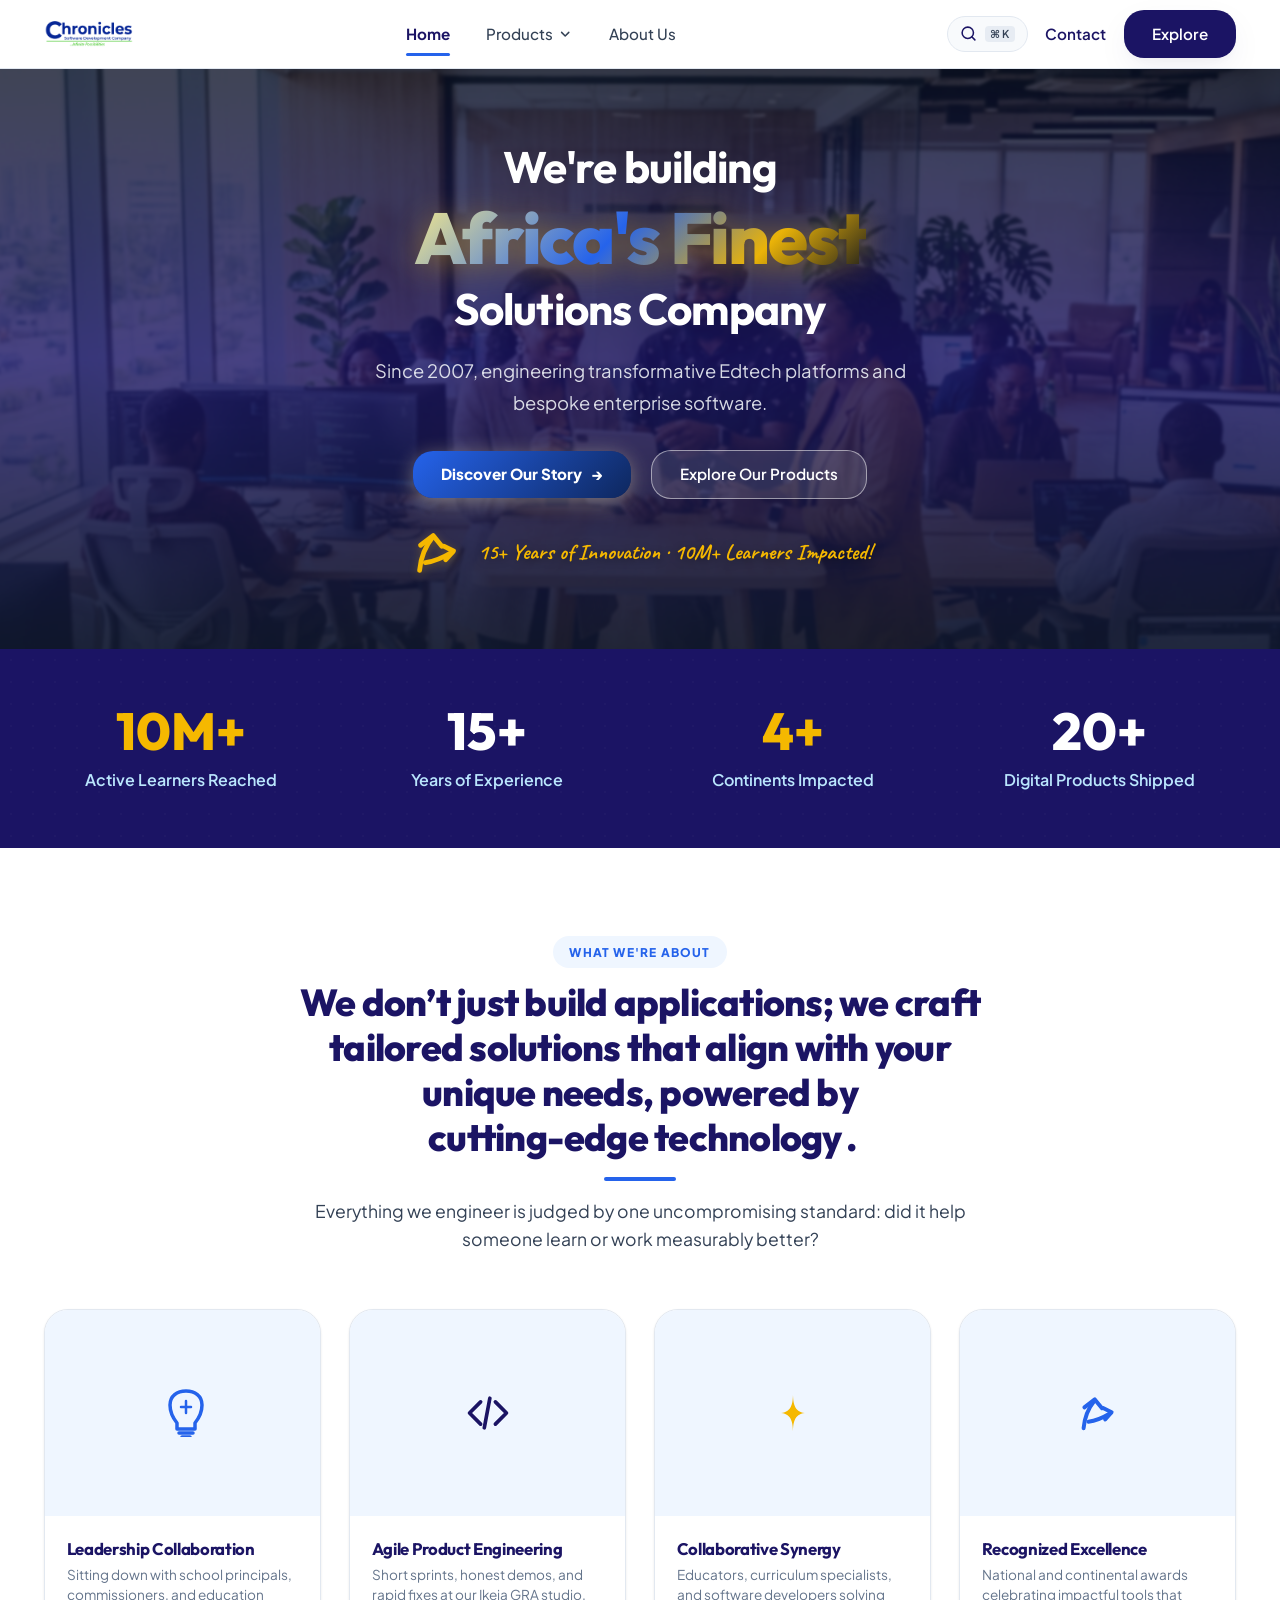
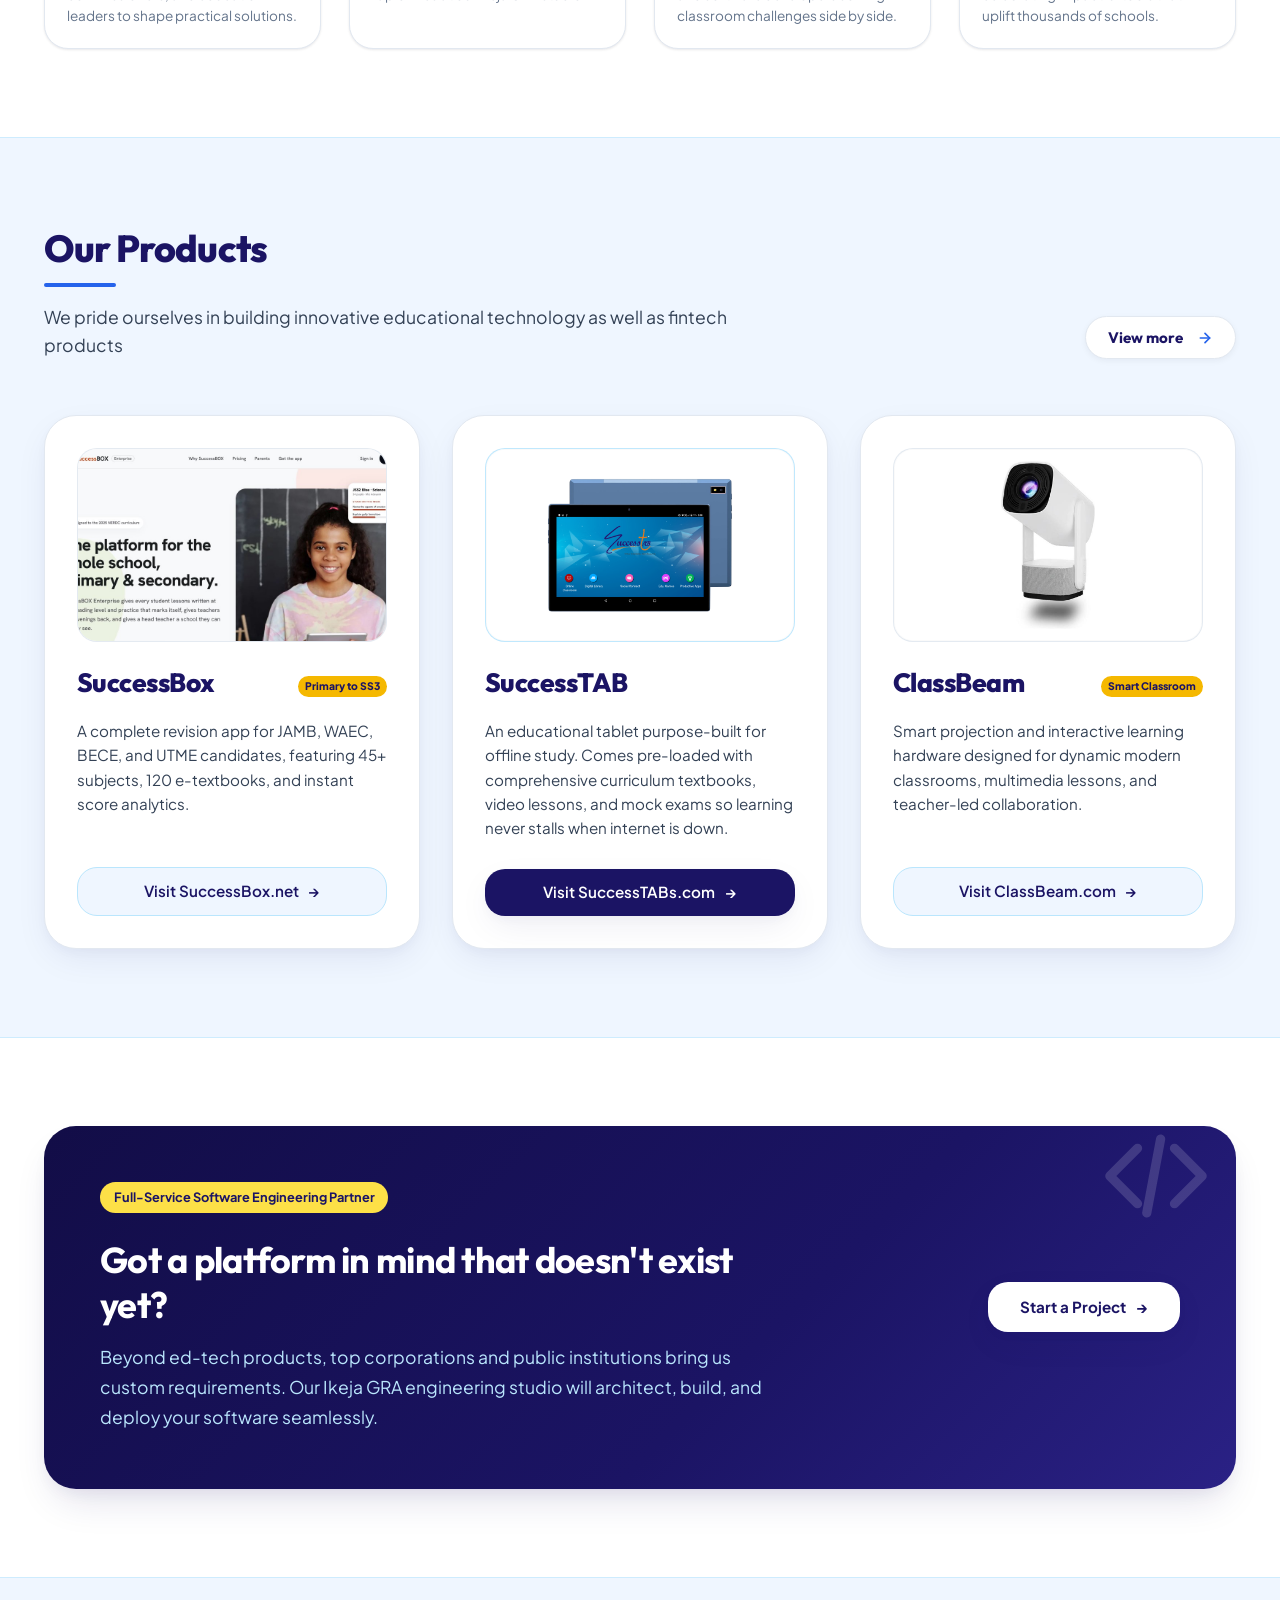
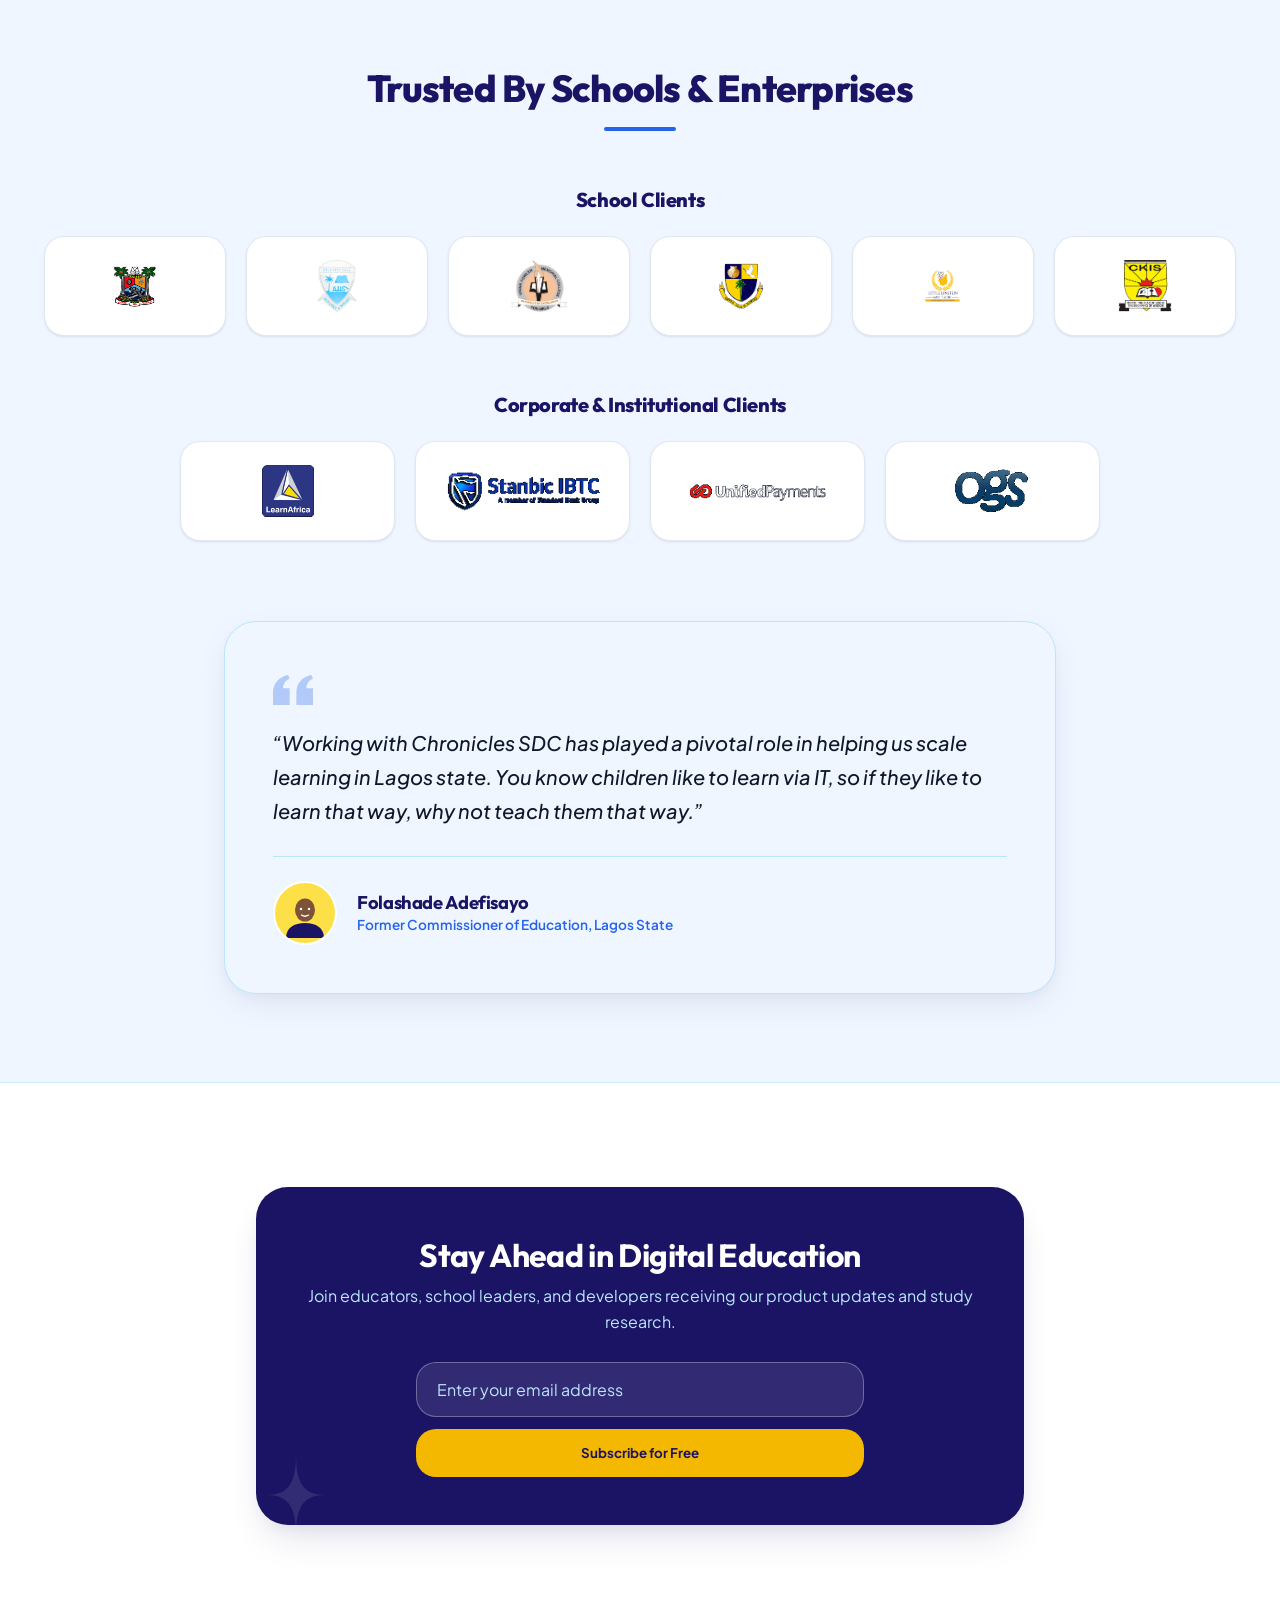
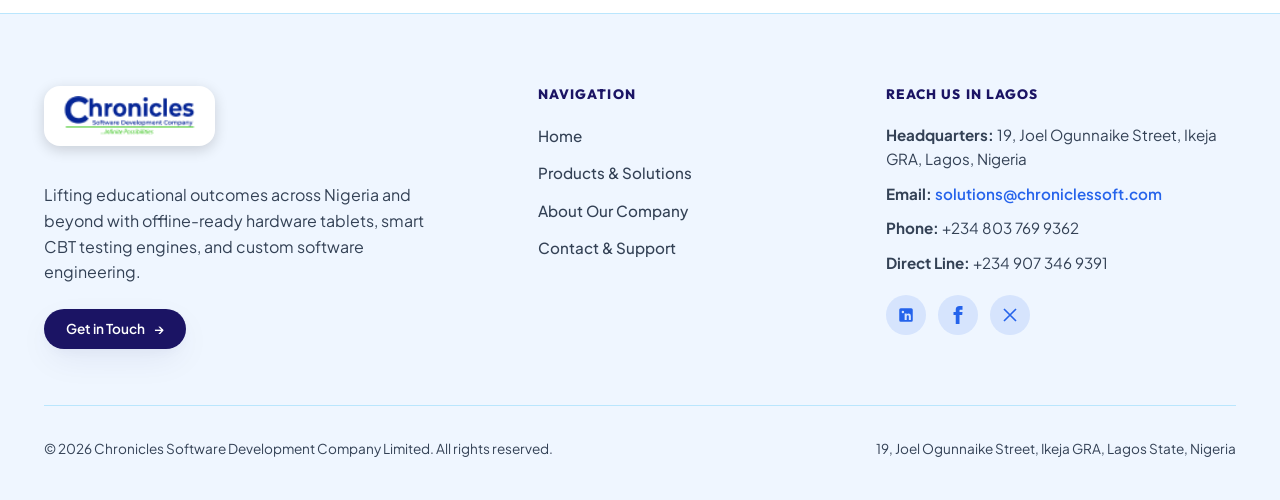
<file: index.html>
<!DOCTYPE html>
<html lang="en">

<head>
  <meta charset="UTF-8" />
  <meta name="viewport" content="width=device-width, initial-scale=1.0" />
  <title>Chronicles Software Development Company| Ed-Tech &amp; Software Engineering in Lagos</title>
  <meta name="description"
    content="Chronicles Software Development Company builds ed-tech products and custom software from Ikeja GRA, Lagos. Makers of SuccessTAB, SuccessBox, ClassBeam, and AI Academy." />
  <link rel="icon" type="image/png" href="images/logo.png" />
  <link rel="canonical" href="https://chroniclessoft.com/" />

  <!-- Open Graph & Social SEO Meta Tags -->
  <meta property="og:type" content="website" />
  <meta property="og:title" content="Chronicles Software Development Company | Africa's Premier EdTech & Software Engineering" />
  <meta property="og:description" content="Makers of SuccessTAB, SuccessBox, ClassBeam, and AI Academy. Empowering 10M+ learners and institutions across Africa." />
  <meta property="og:image" content="images/chronicles-office-staff.jpg" />
  <meta property="og:url" content="https://chroniclessoft.com/" />
  <meta property="og:site_name" content="Chronicles SDC" />
  <meta name="twitter:card" content="summary_large_image" />
  <meta name="twitter:title" content="Chronicles Software Development Company" />
  <meta name="twitter:description" content="EdTech products and software engineering: SuccessTAB, SuccessBox, ClassBeam, AI Academy." />
  <meta name="twitter:image" content="images/chronicles-office-staff.jpg" />

  <!-- Google Fonts: Outfit (Display & Headings), Plus Jakarta Sans (Body & UI), Caveat (Handwritten) -->
  <link rel="preconnect" href="https://fonts.googleapis.com" />
  <link rel="preconnect" href="https://fonts.gstatic.com" crossorigin />
  <link
    href="https://fonts.googleapis.com/css2?family=Caveat:wght@600;700&family=Outfit:wght@400;500;600;700;800;900&family=Plus+Jakarta+Sans:ital,wght@0,400;0,500;0,600;0,700;0,800;1,400&display=swap"
    rel="stylesheet" />

  <!-- Pure CSS Stylesheet -->
  <link rel="stylesheet" href="css/style.css" />

  <!-- Schema.org Structured Data (JSON-LD) -->
  <script type="application/ld+json">
  {
    "@context": "https://schema.org",
    "@type": "Organization",
    "name": "Chronicles Software Development Company",
    "alternateName": "Chronicles SDC",
    "url": "https://chroniclessoft.com",
    "logo": "https://chroniclessoft.com/images/logo.png",
    "description": "Africa's premier educational technology and software engineering company, makers of SuccessTAB, SuccessBox, ClassBeam, and AI Academy.",
    "foundingLocation": "Lagos, Nigeria",
    "address": {
      "@type": "PostalAddress",
      "streetAddress": "19, Joel Ogunnaike Street, Ikeja GRA",
      "addressLocality": "Ikeja",
      "addressRegion": "Lagos",
      "addressCountry": "NG"
    },
    "contactPoint": {
      "@type": "ContactPoint",
      "telephone": "+234-803-769-9362",
      "contactType": "customer support",
      "email": "solutions@chroniclessoft.com",
      "availableLanguage": ["English"]
    },
    "sameAs": [
      "https://successbox.net",
      "https://successtabs.com",
      "https://classbeam.com",
      "https://aiacademy.ng"
    ]
  }
  </script>

</head>

<body>

  <!-- ==========================================================================
       SVG DOODLE SYMBOL LIBRARY (Handwritten, Organic Marker Aesthetic)
       ========================================================================== -->
  <svg width="0" height="0" style="position:absolute; display:none;" aria-hidden="true">
    <defs>
      <!-- Double Handwritten Arrow matching user's uploaded reference image -->
      <g id="doodle-double-arrow">
        <!-- Arrow 1 (upper-left curve pointing up) -->
        <path d="M 12 44 C 13 32, 17 20, 26 9" fill="none" stroke="currentColor" stroke-width="5" stroke-linecap="round"
          stroke-linejoin="round" />
        <path d="M 13 18 L 26 8 L 35 19" fill="none" stroke="currentColor" stroke-width="5" stroke-linecap="round"
          stroke-linejoin="round" />
        <!-- Arrow 2 (lower-right curve pointing up-right) -->
        <path d="M 18 36 C 26 35, 36 31, 46 25" fill="none" stroke="currentColor" stroke-width="5"
          stroke-linecap="round" stroke-linejoin="round" />
        <path d="M 37 19 L 47 24 L 39 33" fill="none" stroke="currentColor" stroke-width="5" stroke-linecap="round"
          stroke-linejoin="round" />
      </g>

      <!-- Handwritten Single Curved Arrow -->
      <g id="doodle-arrow-curved">
        <path d="M 8 38 C 12 20, 22 10, 38 8" fill="none" stroke="currentColor" stroke-width="4.5"
          stroke-linecap="round" stroke-linejoin="round" />
        <path d="M 28 4 L 38 8 L 32 18" fill="none" stroke="currentColor" stroke-width="4.5" stroke-linecap="round"
          stroke-linejoin="round" />
      </g>

      <!-- Handwritten Star / Sparkle Burst -->
      <g id="doodle-star">
        <path d="M 24 4 C 24 16, 26 24, 38 24 C 26 24, 24 32, 24 44 C 24 32, 22 24, 10 24 C 22 24, 24 16, 24 4 Z"
          fill="currentColor" />
      </g>

      <!-- Handwritten Asterisk / Twinkle -->
      <g id="doodle-twinkle">
        <path d="M 20 6 L 20 34 M 6 20 L 34 20 M 10 10 L 30 30 M 10 30 L 30 10" fill="none" stroke="currentColor"
          stroke-width="4" stroke-linecap="round" />
      </g>

      <!-- Handwritten Circle / Loop -->
      <g id="doodle-circle">
        <path d="M 42 12 C 24 4, 8 18, 6 34 C 4 48, 18 60, 36 58 C 52 56, 62 40, 56 24 C 52 14, 36 10, 28 12"
          fill="none" stroke="currentColor" stroke-width="4" stroke-linecap="round" />
      </g>

      <!-- Handwritten Lightbulb Idea -->
      <g id="doodle-bulb">
        <path
          d="M 18 34 C 14 29, 11 23, 11 16 C 11 7, 18 2, 27 2 C 36 2, 43 7, 43 16 C 43 23, 40 29, 36 34 L 36 40 L 18 40 Z"
          fill="none" stroke="currentColor" stroke-width="3.5" stroke-linecap="round" stroke-linejoin="round" />
        <path d="M 20 44 L 34 44 M 23 48 L 31 48" fill="none" stroke="currentColor" stroke-width="3.5"
          stroke-linecap="round" />
        <path d="M 27 12 L 27 24 M 22 18 L 32 18" fill="none" stroke="currentColor" stroke-width="2.5"
          stroke-linecap="round" />
      </g>

      <!-- Handwritten Code Brackets -->
      <g id="doodle-code">
        <path d="M 18 12 L 6 24 L 18 36 M 34 12 L 46 24 L 34 36 M 28 8 L 22 40" fill="none" stroke="currentColor"
          stroke-width="4" stroke-linecap="round" stroke-linejoin="round" />
      </g>

      <!-- Handwritten Wavy Squiggle -->
      <g id="doodle-squiggle">
        <path d="M 4 14 C 12 2, 20 2, 28 14 C 36 26, 44 26, 52 14 C 60 2, 68 2, 76 14 C 84 26, 92 26, 100 14"
          fill="none" stroke="currentColor" stroke-width="4.5" stroke-linecap="round" />
      </g>

      <!-- Book Icon for Brand -->
      <g id="icon-book">
        <path d="M4 19.5A2.5 2.5 0 0 1 6.5 17H20" fill="none" stroke="currentColor" stroke-width="2"
          stroke-linecap="round" stroke-linejoin="round" />
        <path d="M6.5 2H20v20H6.5A2.5 2.5 0 0 1 4 19.5v-15A2.5 2.5 0 0 1 6.5 2z" fill="none" stroke="currentColor"
          stroke-width="2" stroke-linecap="round" stroke-linejoin="round" />
      </g>
    </defs>
  </svg>

  <!-- ==========================================================================
       SITE HEADER / NAVBAR
       ========================================================================== -->
  <header class="site-header">
    <div class="container">
      <div class="header-inner">
        <!-- Brand Logo -->
        <a href="index.html" class="brand-logo-link" aria-label="Chronicles Software Development Company Home">
          <img src="images/logo.png" alt="Chronicles Software Development Company" class="brand-logo-img" />
        </a>

        <!-- Desktop Navigation Links -->
        <nav class="main-nav" aria-label="Main Navigation">
          <a href="index.html" class="nav-link active" aria-current="page">Home</a>

          <!-- Products Mega Dropdown (Exact NVIDIA Sidebar Layout) -->
          <div class="nav-item-dropdown" id="productsDropdownWrap">
            <a href="/products" class="nav-link nav-dropdown-btn" id="btnProductsDropdown" role="button" aria-expanded="false" aria-haspopup="true">
              Products
              <svg class="nav-chevron" width="14" height="14" viewBox="0 0 24 24" fill="none" stroke="currentColor" stroke-width="2.5" stroke-linecap="round" stroke-linejoin="round">
                <polyline points="6 9 12 15 18 9"></polyline>
              </svg>
            </a>
            <div class="products-mega-menu" id="productsMegaMenu" role="menu" aria-label="Products Menu">
              <div class="mega-menu-container">

                <!-- Left Sidebar Categories (NVIDIA Exact Layout) -->
                <nav class="mega-sidebar" aria-label="Product Categories">
                  <button type="button" class="mega-sidebar-btn active" data-tab="tab-software">
                    Software
                  </button>
                  <button type="button" class="mega-sidebar-btn" data-tab="tab-hardware">
                    Hardware
                  </button>
                  <button type="button" class="mega-sidebar-btn" data-tab="tab-academy">
                    Academy
                  </button>
                  <button type="button" class="mega-sidebar-btn" data-tab="tab-enterprise">
                    Enterprise Solutions
                  </button>
                </nav>

                <!-- Right Content Area (2-Column Grid as in Screenshot) -->
                <div class="mega-content-area">

                  <!-- 1. SOFTWARE PANEL -->
                  <div class="mega-tab-panel active" id="tab-software">
                    <h3 class="mega-panel-title">Software</h3>
                    <div class="mega-product-grid">
                      <a href="https://successbox.net" target="_blank" rel="noopener noreferrer" class="mega-product-card">
                        <div class="mega-product-card-title">
                          <span>SuccessBox</span>
                          <svg class="product-arrow" width="15" height="15" viewBox="0 0 24 24" fill="none" stroke="currentColor" stroke-width="2.5" stroke-linecap="round" stroke-linejoin="round" aria-hidden="true"><line x1="5" y1="12" x2="19" y2="12"></line><polyline points="12 5 19 12 12 19"></polyline></svg>
                        </div>
                        <p class="mega-product-card-desc">50,000+ past questions &amp; mock exam engine for WAEC, JAMB &amp; BECE candidates</p>
                      </a>

                      <a href="https://igcsemasterprep.com" target="_blank" rel="noopener noreferrer" class="mega-product-card">
                        <div class="mega-product-card-title">
                          <span>IGCSE Master Prep</span>
                          <svg class="product-arrow" width="15" height="15" viewBox="0 0 24 24" fill="none" stroke="currentColor" stroke-width="2.5" stroke-linecap="round" stroke-linejoin="round" aria-hidden="true"><line x1="5" y1="12" x2="19" y2="12"></line><polyline points="12 5 19 12 12 19"></polyline></svg>
                        </div>
                        <p class="mega-product-card-desc">Cambridge international curriculum practice, mock tests, and diagnostic analytics</p>
                      </a>

                      <a href="https://ekotestcentre.com" target="_blank" rel="noopener noreferrer" class="mega-product-card">
                        <div class="mega-product-card-title">
                          <span>Eko Test Centre</span>
                          <svg class="product-arrow" width="15" height="15" viewBox="0 0 24 24" fill="none" stroke="currentColor" stroke-width="2.5" stroke-linecap="round" stroke-linejoin="round" aria-hidden="true"><line x1="5" y1="12" x2="19" y2="12"></line><polyline points="12 5 19 12 12 19"></polyline></svg>
                        </div>
                        <p class="mega-product-card-desc">WAEC outcome predictive modeling and secondary school assessment engine</p>
                      </a>

                      <a href="https://successbox.net/enterprise" target="_blank" rel="noopener noreferrer" class="mega-product-card">
                        <div class="mega-product-card-title">
                          <span>SuccessBox Enterprise</span>
                          <svg class="product-arrow" width="15" height="15" viewBox="0 0 24 24" fill="none" stroke="currentColor" stroke-width="2.5" stroke-linecap="round" stroke-linejoin="round" aria-hidden="true"><line x1="5" y1="12" x2="19" y2="12"></line><polyline points="12 5 19 12 12 19"></polyline></svg>
                        </div>
                        <p class="mega-product-card-desc">All-in-one school learning platform, digital syllabus bank, and teacher LMS</p>
                      </a>
                    </div>
                  </div>

                  <!-- 2. HARDWARE PANEL -->
                  <div class="mega-tab-panel" id="tab-hardware">
                    <h3 class="mega-panel-title">Hardware</h3>
                    <div class="mega-product-grid">
                      <a href="https://successtabs.com" target="_blank" rel="noopener noreferrer" class="mega-product-card">
                        <div class="mega-product-card-title">
                          <span>SuccessTAB</span>
                          <svg class="product-arrow" width="15" height="15" viewBox="0 0 24 24" fill="none" stroke="currentColor" stroke-width="2.5" stroke-linecap="round" stroke-linejoin="round" aria-hidden="true"><line x1="5" y1="12" x2="19" y2="12"></line><polyline points="12 5 19 12 12 19"></polyline></svg>
                        </div>
                        <p class="mega-product-card-desc">100% offline educational tablet preloaded with NERDC textbooks and video lessons</p>
                      </a>

                      <a href="https://classbeam.com" target="_blank" rel="noopener noreferrer" class="mega-product-card">
                        <div class="mega-product-card-title">
                          <span>ClassBeam</span>
                          <svg class="product-arrow" width="15" height="15" viewBox="0 0 24 24" fill="none" stroke="currentColor" stroke-width="2.5" stroke-linecap="round" stroke-linejoin="round" aria-hidden="true"><line x1="5" y1="12" x2="19" y2="12"></line><polyline points="12 5 19 12 12 19"></polyline></svg>
                        </div>
                        <p class="mega-product-card-desc">Smart interactive classroom projector for dynamic multimedia collaboration</p>
                      </a>
                    </div>
                  </div>

                  <!-- 3. ACADEMY PANEL -->
                  <div class="mega-tab-panel" id="tab-academy">
                    <h3 class="mega-panel-title">Academy</h3>
                    <div class="mega-product-grid">
                      <a href="https://aiacademy.ng" target="_blank" rel="noopener noreferrer" class="mega-product-card">
                        <div class="mega-product-card-title">
                          <span>AI Academy</span>
                          <svg class="product-arrow" width="15" height="15" viewBox="0 0 24 24" fill="none" stroke="currentColor" stroke-width="2.5" stroke-linecap="round" stroke-linejoin="round" aria-hidden="true"><line x1="5" y1="12" x2="19" y2="12"></line><polyline points="12 5 19 12 12 19"></polyline></svg>
                        </div>
                        <p class="mega-product-card-desc">Applied AI literacy, Python programming, and robotics labs for students</p>
                      </a>

                      <a href="https://educatorstechacademy.com" target="_blank" rel="noopener noreferrer" class="mega-product-card">
                        <div class="mega-product-card-title">
                          <span>Educators Tech Academy</span>
                          <svg class="product-arrow" width="15" height="15" viewBox="0 0 24 24" fill="none" stroke="currentColor" stroke-width="2.5" stroke-linecap="round" stroke-linejoin="round" aria-hidden="true"><line x1="5" y1="12" x2="19" y2="12"></line><polyline points="12 5 19 12 12 19"></polyline></svg>
                        </div>
                        <p class="mega-product-card-desc">Digital pedagogy, modern classroom tech certification, and teacher upskilling</p>
                      </a>
                    </div>
                  </div>

                  <!-- 4. ENTERPRISE PANEL -->
                  <div class="mega-tab-panel" id="tab-enterprise">
                    <h3 class="mega-panel-title">Enterprise Solutions</h3>
                    <div class="mega-product-grid">
                      <a href="about.html" class="mega-product-card">
                        <div class="mega-product-card-title">
                          <span>Custom Software Engineering</span>
                          <svg class="product-arrow" width="15" height="15" viewBox="0 0 24 24" fill="none" stroke="currentColor" stroke-width="2.5" stroke-linecap="round" stroke-linejoin="round" aria-hidden="true"><line x1="5" y1="12" x2="19" y2="12"></line><polyline points="12 5 19 12 12 19"></polyline></svg>
                        </div>
                        <p class="mega-product-card-desc">Bespoke web, mobile, and cloud platforms engineered for growing organizations</p>
                      </a>

                      <a href="contact.html" class="mega-product-card">
                        <div class="mega-product-card-title">
                          <span>School CBT Center Setup</span>
                          <svg class="product-arrow" width="15" height="15" viewBox="0 0 24 24" fill="none" stroke="currentColor" stroke-width="2.5" stroke-linecap="round" stroke-linejoin="round" aria-hidden="true"><line x1="5" y1="12" x2="19" y2="12"></line><polyline points="12 5 19 12 12 19"></polyline></svg>
                        </div>
                        <p class="mega-product-card-desc">Turnkey digital examination infrastructure, local servers, and test lab deployment</p>
                      </a>
                    </div>
                  </div>

                </div>
              </div>
            </div>
          </div>

          <a href="about.html" class="nav-link">About Us</a>
        </nav>

                <!-- Header Actions: Search Button, Contact Link & Direct Explore Link -->
        <div class="header-actions">
          <!-- Search Icon Button -->
          <button type="button" class="nav-search-btn" id="btnSiteSearch" aria-label="Search website" title="Search website (Ctrl + K)">
            <svg width="18" height="18" viewBox="0 0 24 24" fill="none" stroke="currentColor" stroke-width="2.2" stroke-linecap="round" stroke-linejoin="round" aria-hidden="true">
              <circle cx="11" cy="11" r="8"></circle>
              <line x1="21" y1="21" x2="16.65" y2="16.65"></line>
            </svg>
            <span class="search-kbd-hint"><kbd>⌘</kbd><kbd>K</kbd></span>
          </button>

          <!-- Contact Link (Replaces Support dropdown) -->
          <a href="contact.html" class="nav-contact-link">Contact</a>

          <!-- Explore Button (Direct link to Our Products section, no chevron) -->
          <a href="#flagship-products" class="btn btn-primary btn-explore-nav">Explore</a>

          <!-- Mobile Toggle Hamburger -->
          <button id="mobileNavToggle" class="mobile-nav-toggle" aria-label="Toggle Navigation Menu">
            <svg width="24" height="24" fill="none" stroke="currentColor" viewBox="0 0 24 24">
              <path stroke-linecap="round" stroke-linejoin="round" stroke-width="2.5" d="M4 6h16M4 12h16M4 18h16" />
            </svg>
          </button>
        </div>
      </div>
    </div>

    <!-- Mobile Nav Drawer -->
    <div id="mobileNavMenu" class="mobile-nav-menu">
      <a href="index.html" class="mobile-nav-link active">Home</a>

      <!-- Mobile Products Collapsible -->
      <button class="mobile-dropdown-btn" id="mobileProductsToggle" aria-expanded="false">
        <span>Products</span>
        <svg class="nav-chevron" width="16" height="16" viewBox="0 0 24 24" fill="none" stroke="currentColor" stroke-width="2.5">
          <polyline points="6 9 12 15 18 9"></polyline>
        </svg>
      </button>
      <div class="mobile-mega-panel" id="mobileMegaPanel">
        <div class="mobile-mega-cat">Software</div>
        <a href="https://successbox.net" target="_blank" rel="noopener noreferrer" class="mobile-mega-link">SuccessBox (Exam Prep) ↗</a>
        <a href="https://igcsemasterprep.com" target="_blank" rel="noopener noreferrer" class="mobile-mega-link">IGCSE Master Prep ↗</a>
        <a href="https://ekotestcentre.com" target="_blank" rel="noopener noreferrer" class="mobile-mega-link">Eko Test Centre ↗</a>
        <a href="https://successbox.net/enterprise" target="_blank" rel="noopener noreferrer" class="mobile-mega-link">SuccessBox Enterprise ↗</a>

        <div class="mobile-mega-cat">Hardware</div>
        <a href="https://successtabs.com" target="_blank" rel="noopener noreferrer" class="mobile-mega-link">SuccessTAB (Offline Tablet) ↗</a>
        <a href="https://classbeam.com" target="_blank" rel="noopener noreferrer" class="mobile-mega-link">ClassBeam (Projector) ↗</a>

        <div class="mobile-mega-cat">Academy</div>
        <a href="https://aiacademy.ng" target="_blank" rel="noopener noreferrer" class="mobile-mega-link">AI Academy ↗</a>
        <a href="https://educatorstechacademy.com" target="_blank" rel="noopener noreferrer" class="mobile-mega-link">Educators Tech Academy ↗</a>
      </div>

      <a href="about.html" class="mobile-nav-link">About Us</a>
      <a href="contact.html" class="mobile-nav-link">Contact</a>
      <a href="#flagship-products" class="mobile-nav-link">Explore Products</a>
    </div>
  </header>

  <!-- Dropdown Dimmed Background Backdrop -->
  <div id="dropdownBackdrop" class="dropdown-backdrop" aria-hidden="true"></div>

  <main>
    <!-- ==========================================================================
         HERO SECTION WITH SLIDES (INDICATOR EXPLICITLY HIDDEN)
         ========================================================================== -->
    <section class="hero-slider-section">
      <div class="hero-slider-fullwidth">
        <!-- Hero Slides Container -->
        <div class="hero-slider-container">

          <!-- ================= SLIDE 1: Centered Animated Hero with Dimmed Staff Background ================= -->
          <div class="hero-slide active hero-slide-backdrop" id="heroSlide1">
            <!-- Full Dimmed Background Image of Staff in Building -->
            <div class="hero-backdrop-media" style="background-image: url('images/chronicles-office-staff.jpg');">
              <div class="hero-backdrop-dim"></div>
            </div>

            <!-- Centered Animated Content Container -->
            <div class="hero-centered-content">
              <!-- Animated Headline Batches -->
              <div class="hero-animated-title-wrap">
                <!-- Batch 1: We're building... (jumps in, stays 2s, ellipsis taps then disappears) -->
                <div class="title-batch batch-1" id="titleBatch1">
                  We're building<span class="ellipsis-tap"><span class="dot d1">.</span><span
                      class="dot d2">.</span><span class="dot d3">.</span></span>
                </div>

                <!-- Batch 2: Africa's Finest (larger, gold, stays 2s, joins above - NO ellipsis!) -->
                <div class="title-batch batch-2" id="titleBatch2">
                  <span class="text-gold-shine">Africa's Finest</span>
                </div>

                <!-- Batch 3: Solutions Company (same size as batch 1) -->
                <div class="title-batch batch-3" id="titleBatch3">
                  Solutions Company
                </div>
              </div>

              <!-- Subtext that fades in with batch -->
              <p class="hero-subtext" id="heroSubtext">
                Since 2007, engineering transformative Edtech platforms and bespoke enterprise software.
              </p>

              <!-- Batch 4: Action Buttons Jump in -->
              <div class="hero-centered-actions" id="heroActionBtns">
                <a href="about.html" class="btn btn-blue btn-arrow">
                  Discover Our Story <span class="arrow">→</span>
                </a>
                <a href="#flagship-products" class="btn btn-outline-white">
                  Explore Our Products
                </a>
              </div>

              <!-- Subtle handwritten marker accent -->
              <div class="hero-centered-marker-note" id="heroMarkerNote">
                <svg class="handwritten-double-arrow" viewBox="0 0 60 50">
                  <use href="#doodle-double-arrow" />
                </svg>
                <span class="handwritten-annotation gold-note">
                  15+ Years of Innovation · 10M+ Learners Impacted!
                </span>
              </div>
            </div>
          </div>

          <!-- ================= SLIDE 2: Enterprise Solutions ================= -->
          <div class="hero-slide" id="heroSlide2">
            <div class="container">
              <div class="hero-grid">
                <div class="hero-content">
                  <!-- Handwritten Marker Star Accent -->
                  <div class="doodle-box" style="top: -24px; left: 160px; color: var(--color-marker-yellow);">
                    <svg width="28" height="28" viewBox="0 0 48 48">
                      <use href="#doodle-star" />
                    </svg>
                  </div>

                  <div class="pill-badge yellow">
                    <span class="live-indicator-dot"></span>
                    Enterprise Solutions
                  </div>

                  <h2 class="hero-title">
                    We help organisations transform their ideas into<span class="text-cobalt marker-swoosh"> Value
                      Products</span>
                  </h2>

                  <p class="hero-description">
                    We have taken our clients' ideas from concept to market in record time
                  </p>

                  <div class="hero-actions">
                    <a href="about.html" class="btn btn-primary btn-arrow">
                      Learn More <span class="arrow">→</span>
                    </a>
                  </div>

                  <!-- Handwritten annotation with exact user marker double arrow -->
                  <div style="display: flex; align-items: center; gap: 0.75rem; margin-top: 1rem;">
                  </div>
                </div>

                <!-- Hero Visual 2: Enterprise Solutions Composite -->
                <div class="hero-visual-wrap">
                  <div class="enterprise-hero-stage">
                    <img src="images/enterprise-solutions.png"
                      alt="Chronicles SDC Enterprise Solutions — Ideation, Engineering, and Value Products"
                      class="enterprise-hero-img" loading="lazy" />
                  </div>
                </div>
              </div>
            </div>
          </div>

          <!-- ================= SLIDE 3: SuccessBox (CBT Practice & Exam Engine) ================= -->
          <div class="hero-slide" id="heroSlide3">
            <div class="container">
              <div class="hero-grid">
                <div class="hero-content">
                  <div class="doodle-box" style="top: -20px; left: 240px; color: var(--color-cobalt);">
                    <svg width="32" height="32" viewBox="0 0 48 48">
                      <use href="#doodle-bulb" />
                    </svg>
                  </div>

                  <div class="pill-badge blue">
                    <span class="live-indicator-dot" style="background-color:var(--color-cobalt)"></span>
                    Edtech Solutions
                  </div>

                  <h2 class="hero-title">
                    Our <span class="text-cobalt marker-swoosh">Edtech Solutions</span> inspire the next generation to
                    excel
                  </h2>

                  <p class="hero-description">
                    We are keeping pace with world-class technologies to transform education across Africa
                  </p>

                  <div class="hero-actions">
                    <a href="https://successbox.net" target="_blank" rel="noopener noreferrer" class="btn btn-primary btn-arrow">
                      Explore SuccessBox <span class="arrow">→</span>
                    </a>
                  </div>
                </div>

                <!-- Hero Visual 3: Edtech Solutions Composite (SuccessBOX & SuccessTAB) -->
                <div class="hero-visual-wrap">
                  <div class="edtech-hero-stage">
                    <div class="edtech-hero-card">
                      <img src="images/edtech-solutions.jpg"
                        alt="Chronicles SDC Edtech Solutions — SuccessBOX Enterprise and SuccessTAB Offline Educational Tablet"
                        class="edtech-hero-img" loading="lazy" />
                    </div>
                  </div>
                </div>
              </div>
            </div>
          </div>

          <!-- NOTE: SLIDE INDICATOR DOTS & ARROWS ARE REMOVED AS REQUESTED; SLIDES ADVANCE AUTOMATICALLY EVERY 2 SECONDS -->
          <div class="hero-slide-indicators" aria-hidden="true" style="display:none !important;"></div>

        </div>
      </div>
    </section>

    <!-- ==========================================================================
         STATISTICS BANNER
         ========================================================================== -->
    <section class="stats-banner">
      <div class="grid-dots-light" style="position:absolute; inset:0; opacity:0.12;"></div>
      <div class="container">
        <div class="stats-grid">
          <div class="stat-item">
            <div class="stat-number" data-counter-target="10" data-counter-suffix="M+">10M+</div>
            <div class="stat-label">Active Learners Reached</div>
          </div>
          <div class="stat-item">
            <div class="stat-number white" data-counter-target="15" data-counter-suffix="+">15+</div>
            <div class="stat-label">Years of Experience</div>
          </div>
          <div class="stat-item">
            <div class="stat-number" data-counter-target="4" data-counter-suffix="+">4+</div>
            <div class="stat-label">Continents Impacted</div>
          </div>
          <div class="stat-item">
            <div class="stat-number white" data-counter-target="20" data-counter-suffix="+">20+</div>
            <div class="stat-label">Digital Products Shipped</div>
          </div>
        </div>
      </div>
    </section>

    <!-- ==========================================================================
         MISSION & CORE CULTURE
         ========================================================================== -->
    <section class="section section-light">
      <div class="container">
        <div class="section-header">
          <span class="section-eyebrow">What We're About</span>
          <h2 class="section-title">
            We don’t just build applications; we craft tailored solutions that align with your unique needs, powered by
            <span class="marker-highlight">cutting-edge technology</span>.
          </h2>
          <div class="section-divider"></div>
          <p class="section-desc">
            Everything we engineer is judged by one uncompromising standard: did it help someone learn or work
            measurably better?
          </p>
        </div>

        <div class="mission-grid">
          <div class="mission-card">
            <div class="mission-card-image">
              <svg width="48" height="48" viewBox="0 0 48 48" style="color:var(--color-cobalt)">
                <use href="#doodle-bulb" />
              </svg>
            </div>
            <div class="mission-card-body">
              <h3 class="mission-card-title">Leadership Collaboration</h3>
              <p class="mission-card-text">Sitting down with school principals, commissioners, and education leaders to
                shape practical solutions.</p>
            </div>
          </div>

          <div class="mission-card">
            <div class="mission-card-image">
              <svg width="48" height="48" viewBox="0 0 52 48" style="color:var(--color-navy)">
                <use href="#doodle-code" />
              </svg>
            </div>
            <div class="mission-card-body">
              <h3 class="mission-card-title">Agile Product Engineering</h3>
              <p class="mission-card-text">Short sprints, honest demos, and rapid fixes at our Ikeja GRA studio.</p>
            </div>
          </div>

          <div class="mission-card">
            <div class="mission-card-image">
              <svg width="48" height="48" viewBox="0 0 48 48" style="color:var(--color-marker-yellow)">
                <use href="#doodle-star" />
              </svg>
            </div>
            <div class="mission-card-body">
              <h3 class="mission-card-title">Collaborative Synergy</h3>
              <p class="mission-card-text">Educators, curriculum specialists, and software developers solving classroom
                challenges side by side.</p>
            </div>
          </div>

          <div class="mission-card">
            <div class="mission-card-image">
              <svg width="48" height="48" viewBox="0 0 60 50" style="color:var(--color-cobalt)">
                <use href="#doodle-double-arrow" />
              </svg>
            </div>
            <div class="mission-card-body">
              <h3 class="mission-card-title">Recognized Excellence</h3>
              <p class="mission-card-text">National and continental awards celebrating impactful tools that uplift
                thousands of schools.</p>
            </div>
          </div>
        </div>
      </div>
    </section>

    <!-- ==========================================================================
         FLAGSHIP PRODUCTS BENTO
         ========================================================================== -->
    <section class="section section-tint" id="flagship-products">
      <div class="container">
        <div class="products-section-header">
          <div class="products-header-text">
            <h2 class="section-title">Our Products</h2>
            <div class="section-divider"></div>
            <p class="section-desc">
              We pride ourselves in building innovative educational technology as well as fintech products
            </p>
          </div>
          <button type="button" class="btn-view-more-products" id="btnViewMoreProducts" aria-label="View more products in catalog dropdown">
            <span>View more</span>
            <svg class="product-arrow" width="16" height="16" viewBox="0 0 24 24" fill="none" stroke="currentColor" stroke-width="2.5" stroke-linecap="round" stroke-linejoin="round" aria-hidden="true">
              <line x1="5" y1="12" x2="19" y2="12"></line>
              <polyline points="12 5 19 12 12 19"></polyline>
            </svg>
          </button>
        </div>

        <div class="products-bento">
          <!-- SuccessBox Bento (Full Clickable Link) -->
          <a href="https://successbox.net" target="_blank" rel="noopener noreferrer" class="product-bento-card" aria-label="Visit SuccessBox website">
            <div>
              <div class="product-preview-slot">
                <img src="images/bento-successbox.jpg" alt="SuccessBox Enterprise Learning Platform" class="product-preview-img img-cover" loading="lazy" />
              </div>
              <div class="product-badge-row">
                <h3 class="product-title">SuccessBox</h3>
                <span class="tag-badge">Primary to SS3</span>
              </div>
              <p class="product-desc">
                A complete revision app for JAMB, WAEC, BECE, and UTME candidates, featuring 45+ subjects, 120
                e-textbooks, and instant score analytics.
              </p>
            </div>
            <span class="btn btn-secondary btn-arrow">
              Visit SuccessBox.net <span class="arrow">→</span>
            </span>
          </a>

          <!-- SuccessTAB Bento (Featured, Full Clickable Link) -->
          <a href="https://successtabs.com" target="_blank" rel="noopener noreferrer" class="product-bento-card featured" aria-label="Visit SuccessTAB website">
            <div>
              <div class="product-preview-slot">
                <img src="images/bento-successtab.png" alt="SuccessTAB Offline Educational Tablet" class="product-preview-img" loading="lazy" />
              </div>
              <div class="product-badge-row">
                <h3 class="product-title">SuccessTAB</h3>
              </div>
              <p class="product-desc">
                An educational tablet purpose-built for offline study. Comes pre-loaded with comprehensive curriculum
                textbooks, video lessons, and mock exams so learning never stalls when internet is down.
              </p>
            </div>
            <span class="btn btn-primary btn-arrow">
              Visit SuccessTABs.com <span class="arrow">→</span>
            </span>
          </a>

          <!-- ClassBeam Bento (Full Clickable Link) -->
          <a href="https://classbeam.com" target="_blank" rel="noopener noreferrer" class="product-bento-card" aria-label="Visit ClassBeam website">
            <div>
              <div class="product-preview-slot">
                <img src="images/bento-classbeam.jpg" alt="ClassBeam Smart Classroom Projector" class="product-preview-img" loading="lazy" />
              </div>
              <div class="product-badge-row">
                <h3 class="product-title">ClassBeam</h3>
                <span class="tag-badge">Smart Classroom</span>
              </div>
              <p class="product-desc">
                Smart projection and interactive learning hardware designed for dynamic modern classrooms, multimedia lessons, and teacher-led collaboration.
              </p>
            </div>
            <span class="btn btn-secondary btn-arrow">
              Visit ClassBeam.com <span class="arrow">→</span>
            </span>
          </a>
        </div>
      </div>
    </section>

    <!-- ==========================================================================
         CUSTOM SOFTWARE ENGINEERING BANNER
         ========================================================================== -->
    <section class="section section-light">
      <div class="container">
        <div class="custom-eng-banner">
          <div class="doodle-box" style="top: -10px; right: 20px; color: rgba(255, 255, 255, 0.15);">
            <svg width="120" height="120" viewBox="0 0 52 48">
              <use href="#doodle-code" />
            </svg>
          </div>
          <div class="custom-eng-grid">
            <div>
              <span class="pill-badge yellow" style="margin-bottom:0.75rem;">Full-Service Software Engineering
                Partner</span>
              <h2>Got a platform in mind that doesn't exist yet?</h2>
              <p>
                Beyond ed-tech products, top corporations and public institutions bring us custom requirements. Our
                Ikeja GRA engineering studio will architect, build, and deploy your software seamlessly.
              </p>
            </div>
            <div style="display:flex; justify-content:flex-end;">
              <button data-demo="Custom Software Engineering Consultation" class="btn btn-white btn-arrow"
                style="font-weight:700; padding:1rem 2rem;">
                Start a Project <span class="arrow">→</span>
              </button>
            </div>
          </div>
        </div>
      </div>
    </section>

    <!-- ==========================================================================
         CLIENTS & TESTIMONIALS
         ========================================================================== -->
    <section class="section section-tint">
      <div class="container">
        <div class="section-header">
          <h2 class="section-title">Trusted By Schools &amp; Enterprises</h2>
          <div class="section-divider"></div>
        </div>

        <!-- School Clients -->
        <div style="margin-bottom: 3.5rem;">
          <h3
            style="font-size:1.25rem; font-weight:800; color:var(--color-navy); text-align:center; margin-bottom:1.25rem">
            School Clients
          </h3>
          <div class="client-logo-grid">
            <div class="client-logo-tile" title="Lagos State Ministry of Education">
              <img src="images/client-lagos-state.png" alt="Lagos State Ministry of Education" class="client-logo-img" loading="lazy" />
            </div>
            <div class="client-logo-tile" title="Atlantic Hall Secondary School">
              <img src="images/client-atlantic-hall.png" alt="Atlantic Hall Secondary School" class="client-logo-img" loading="lazy" />
            </div>
            <div class="client-logo-tile" title="Vivian Fowler Memorial College for Girls">
              <img src="images/client-vivian-fowler.png" alt="Vivian Fowler Memorial College for Girls" class="client-logo-img" loading="lazy" />
            </div>
            <div class="client-logo-tile" title="Corona Schools' Trust Council">
              <img src="images/client-corona-schools.png" alt="Corona Schools' Trust Council" class="client-logo-img" loading="lazy" />
            </div>
            <div class="client-logo-tile" title="Little Einstein Montessori Academy">
              <img src="images/client-little-einstein.png" alt="Little Einstein Montessori Academy" class="client-logo-img" loading="lazy" />
            </div>
            <div class="client-logo-tile" title="Christ The King International School (CKIS)">
              <img src="images/client-ckis.png" alt="Christ The King International School (CKIS)" class="client-logo-img" loading="lazy" />
            </div>
          </div>
        </div>

        <!-- Corporate Clients -->
        <div>
          <h3
            style="font-size:1.25rem; font-weight:800; color:var(--color-navy); text-align:center; margin-bottom:1.25rem">
            Corporate &amp; Institutional Clients
          </h3>
          <div class="client-logo-grid corporate">
            <div class="client-logo-tile" title="LearnAfrica Publishing Plc">
              <img src="images/client-learnafrica.png" alt="LearnAfrica Publishing Plc" class="client-logo-img" loading="lazy" />
            </div>
            <div class="client-logo-tile" title="Stanbic IBTC Bank">
              <img src="images/client-stanbic-ibtc.png" alt="Stanbic IBTC Bank" class="client-logo-img" loading="lazy" />
            </div>
            <div class="client-logo-tile" title="Unified Payments">
              <img src="images/client-unified-payments.png" alt="Unified Payments" class="client-logo-img" loading="lazy" />
            </div>
            <div class="client-logo-tile" title="OGS - Ogun State Government">
              <img src="images/client-ogs.png" alt="OGS - Ogun State Government" class="client-logo-img" loading="lazy" />
            </div>
          </div>
        </div>

        <!-- Commissioner Testimonial -->
        <div style="margin-top: 5rem;">
          <div class="testimonial-card">
            <svg class="testimonial-quote-icon" fill="currentColor" viewBox="0 0 24 24">
              <path
                d="M14.017 21v-7.391c0-5.704 3.731-9.57 8.983-10.609l.995 2.151c-2.432.917-3.995 3.638-3.995 5.849h4v10h-9.983zm-14.017 0v-7.391c0-5.704 3.748-9.57 9-10.609l.996 2.151c-2.433.917-3.996 3.638-3.996 5.849h3.983v10h-9.983z" />
            </svg>
            <p class="testimonial-text">
              “Working with Chronicles SDC has played a pivotal role in helping us scale learning in Lagos state. You
              know children like to learn via IT, so if they like to learn that way, why not teach them that way.”
            </p>
            <div class="testimonial-author">
              <div class="author-avatar">
                <svg viewBox="0 0 120 120">
                  <circle cx="60" cy="60" r="56" fill="#FDE047" />
                  <path d="M34 44c-2-12 6-24 20-26 4-6 14-8 20-2 10 2 16 12 12 28-4-8-10-12-16-12H50c-8 0-13 4-16 12z"
                    fill="#FDE047" />
                  <ellipse cx="60" cy="54" rx="20" ry="23" fill="#7D5238" />
                  <circle cx="52" cy="52" r="2.5" fill="#fff" />
                  <circle cx="68" cy="52" r="2.5" fill="#fff" />
                  <path d="M53 64q7 5 14 0" stroke="#fff" stroke-width="2.5" fill="none" stroke-linecap="round" />
                  <path d="M22 110c0-20 16-30 38-30s38 10 38 30z" fill="#1B1464" />
                </svg>
              </div>
              <div>
                <h4 class="author-name">Folashade Adefisayo</h4>
                <p class="author-role">Former Commissioner of Education, Lagos State</p>
              </div>
            </div>
          </div>
        </div>

      </div>
    </section>

    <!-- ==========================================================================
         NEWSLETTER SUBSCRIPTION
         ========================================================================== -->
    <section class="section section-light" style="padding-top:2rem;">
      <div class="container">
        <div class="newsletter-card">
          <div class="doodle-box" style="bottom: -20px; left: -10px; color: rgba(255,255,255,0.1);">
            <svg width="100" height="100" viewBox="0 0 48 48">
              <use href="#doodle-star" />
            </svg>
          </div>
          <h3>Stay Ahead in Digital Education</h3>
          <p>Join educators, school leaders, and developers receiving our product updates and study research.</p>
          <form class="newsletter-form">
            <input type="email" required placeholder="Enter your email address" class="newsletter-input"
              aria-label="Email address" />
            <button type="submit" class="newsletter-btn">Subscribe for Free</button>
          </form>
        </div>
      </div>
    </section>
  </main>

  <!-- ==========================================================================
       SITE FOOTER
       ========================================================================== -->
  <footer class="site-footer">
    <div class="container">
      <div class="footer-grid">
        <div class="footer-brand">
          <a href="index.html" class="footer-brand-logo-wrap" aria-label="Chronicles Software Development Company Home">
            <img src="images/logo.png" alt="Chronicles Software Development Company" loading="lazy" />
          </a>
          <p>
            Lifting educational outcomes across Nigeria and beyond with offline-ready hardware tablets, smart CBT
            testing engines, and custom software engineering.
          </p>
          <a href="contact.html" class="btn btn-primary btn-arrow" style="padding:0.75rem 1.35rem; font-size:0.85rem">
            Get in Touch <span class="arrow">→</span>
          </a>
        </div>

        <div>
          <h4 class="footer-heading">Navigation</h4>
          <ul class="footer-links">
            <li><a href="index.html" class="footer-link">Home</a></li>
            <li><a href="index.html#flagship-products" class="footer-link">Products &amp; Solutions</a></li>
            <li><a href="about.html" class="footer-link">About Our Company</a></li>
            <li><a href="contact.html" class="footer-link">Contact &amp; Support</a></li>
          </ul>
        </div>

        <div>
          <h4 class="footer-heading">Reach Us in Lagos</h4>
          <ul class="footer-contact-list">
            <li><strong>Headquarters:</strong> 19, Joel Ogunnaike Street, Ikeja GRA, Lagos, Nigeria</li>
            <li><strong>Email:</strong> <a href="mailto:solutions@chroniclessoft.com"
                style="color:var(--color-cobalt); font-weight:600">solutions@chroniclessoft.com</a></li>
            <li><strong>Phone:</strong> +234 803 769 9362</li>
            <li><strong>Direct Line:</strong> +234 907 346 9391</li>
          </ul>
          <div class="footer-social-row">
            <a href="#" class="social-btn" aria-label="LinkedIn">
              <svg width="18" height="18" fill="currentColor" viewBox="0 0 24 24">
                <path
                  d="M19 3a2 2 0 0 1 2 2v14a2 2 0 0 1-2 2H5a2 2 0 0 1-2-2V5a2 2 0 0 1 2-2h14m-.5 15.5v-5.3a3.26 3.26 0 0 0-3.26-3.26c-.85 0-1.84.52-2.28 1.3v-1.11h-2.79v8.37h2.79v-4.93c0-.77.62-1.4 1.39-1.4a1.4 1.4 0 0 1 1.4 1.4v4.93h2.75M6.46 10.9h2.79v8.37H6.46v-8.37M7.86 6.31a1.62 1.62 0 1 0 0 3.24 1.62 1.62 0 0 0 0-3.24z" />
              </svg>
            </a>
            <a href="#" class="social-btn" aria-label="Facebook">
              <svg width="18" height="18" fill="currentColor" viewBox="0 0 24 24">
                <path d="M9 8H6v4h3v12h5V12h3.6l.4-4h-4V6.3c0-.95.2-1.3 1.1-1.3H18V0h-3.8C10.6 0 9 1.6 9 4.6z" />
              </svg>
            </a>
            <a href="#" class="social-btn" aria-label="Twitter / X">
              <svg width="18" height="18" fill="none" stroke="currentColor" stroke-width="2.2" viewBox="0 0 24 24">
                <path d="M4 4l16 16M20 4L4 20" />
              </svg>
            </a>
          </div>
        </div>
      </div>

      <div class="footer-bottom-bar">
        <p>© 2026 Chronicles Software Development Company Limited. All rights reserved.</p>
        <p>19, Joel Ogunnaike Street, Ikeja GRA, Lagos State, Nigeria</p>
      </div>
    </div>
  </footer>

  <!-- ==========================================================================
       DEMO & QUOTE MODAL DIALOG
       ========================================================================== -->
  <div id="demoModal" class="modal-overlay" role="dialog" aria-modal="true" aria-labelledby="demoModalTitle">
    <div class="modal-dialog">
      <button id="demoCloseBtn" class="modal-close-btn" aria-label="Close Modal">✕</button>
      <span class="pill-badge yellow" style="margin-bottom:0.75rem;">Chronicles Solutions Desk</span>
      <h3 id="demoModalTitle" style="font-size:1.65rem; color:var(--color-navy); margin-bottom:0.5rem">Request a Demo
      </h3>
      <p style="color:var(--color-text-slate); font-size:0.9rem; margin-bottom:1.5rem">
        Let us know what you'd like to explore and our Lagos education team will follow up within 24 hours.
      </p>

      <form id="demoForm">
        <div class="form-group">
          <label class="form-label">Selected Solution</label>
          <input type="text" id="demoSubjectInput" readonly class="form-input"
            style="background:var(--color-sky-tint); font-weight:700; color:var(--color-navy)" />
        </div>
        <div class="form-group">
          <label for="modalName" class="form-label">Full Name / School Name *</label>
          <input type="text" id="modalName" required placeholder="e.g. Mrs. Chioma Nwosu, Sunrise Academy"
            class="form-input" />
        </div>
        <div class="form-grid-row">
          <div class="form-group">
            <label for="modalEmail" class="form-label">Email Address *</label>
            <input type="email" id="modalEmail" required placeholder="name@school.edu.ng" class="form-input" />
          </div>
          <div class="form-group">
            <label for="modalPhone" class="form-label">Phone Number *</label>
            <input type="tel" id="modalPhone" required placeholder="+234 800 000 0000" class="form-input" />
          </div>
        </div>
        <button type="submit" class="btn btn-primary"
          style="width:100%; padding:1rem; font-size:1rem; margin-top:0.5rem">
          Submit Request
        </button>
      </form>

      <div id="demoSuccessBox" class="form-success-box">
        <div
          style="width:3.5rem; height:3.5rem; border-radius:50%; background:#D1FAE5; color:#059669; display:flex; align-items:center; justify-content:center; margin:0 auto 1rem; font-size:1.75rem">
          ✓
        </div>
        <h4 style="font-size:1.35rem; color:#065F46; margin-bottom:0.4rem">Request Successfully Received!</h4>
        <p style="color:#047857; font-size:0.9rem;">
          Thank you! Our Ikeja GRA team will review your requirements and reach out promptly.
        </p>
      </div>
    </div>
  </div>

  <!-- Pure JS -->
  <script src="js/main.js"></script>

  <!-- ==========================================================================
       SITE-WIDE SEARCH MODAL (SEARCH WHOLE WEBSITE)
       ========================================================================== -->
  <div id="siteSearchModal" class="site-search-modal" role="dialog" aria-modal="true" aria-label="Search Chronicles website" style="display:none;">
    <div class="search-modal-backdrop" id="searchBackdrop"></div>
    <div class="search-modal-card">
      <div class="search-input-wrapper">
        <svg class="search-icon-input" width="20" height="20" viewBox="0 0 24 24" fill="none" stroke="currentColor" stroke-width="2.2" stroke-linecap="round" stroke-linejoin="round" aria-hidden="true">
          <circle cx="11" cy="11" r="8"></circle>
          <line x1="21" y1="21" x2="16.65" y2="16.65"></line>
        </svg>
        <input type="search" id="siteSearchInput" class="search-input" placeholder="Search products, hardware, academy, solutions, guides..." autocomplete="off" spellcheck="false" />
        <button type="button" class="search-close-btn" id="btnSearchClose" aria-label="Close search">
          <svg width="18" height="18" viewBox="0 0 24 24" fill="none" stroke="currentColor" stroke-width="2.5" stroke-linecap="round" stroke-linejoin="round"><line x1="18" y1="6" x2="6" y2="18"></line><line x1="6" y1="6" x2="18" y2="18"></line></svg>
        </button>
      </div>

      <div class="search-body">
        <!-- Quick Tag Suggestions when empty -->
        <div id="searchSuggestions" class="search-suggestions">
          <div class="search-section-label">Popular Searches</div>
          <div class="search-tags-row">
            <button type="button" class="search-tag-chip" data-query="SuccessBox">SuccessBox</button>
            <button type="button" class="search-tag-chip" data-query="SuccessTAB">SuccessTAB</button>
            <button type="button" class="search-tag-chip" data-query="ClassBeam">ClassBeam</button>
          </div>
        </div>

        <!-- Dynamic Results List -->
        <div id="searchResultsList" class="search-results-list" role="listbox"></div>
      </div>
    </div>
  </div>

</body>

</html>
</file>
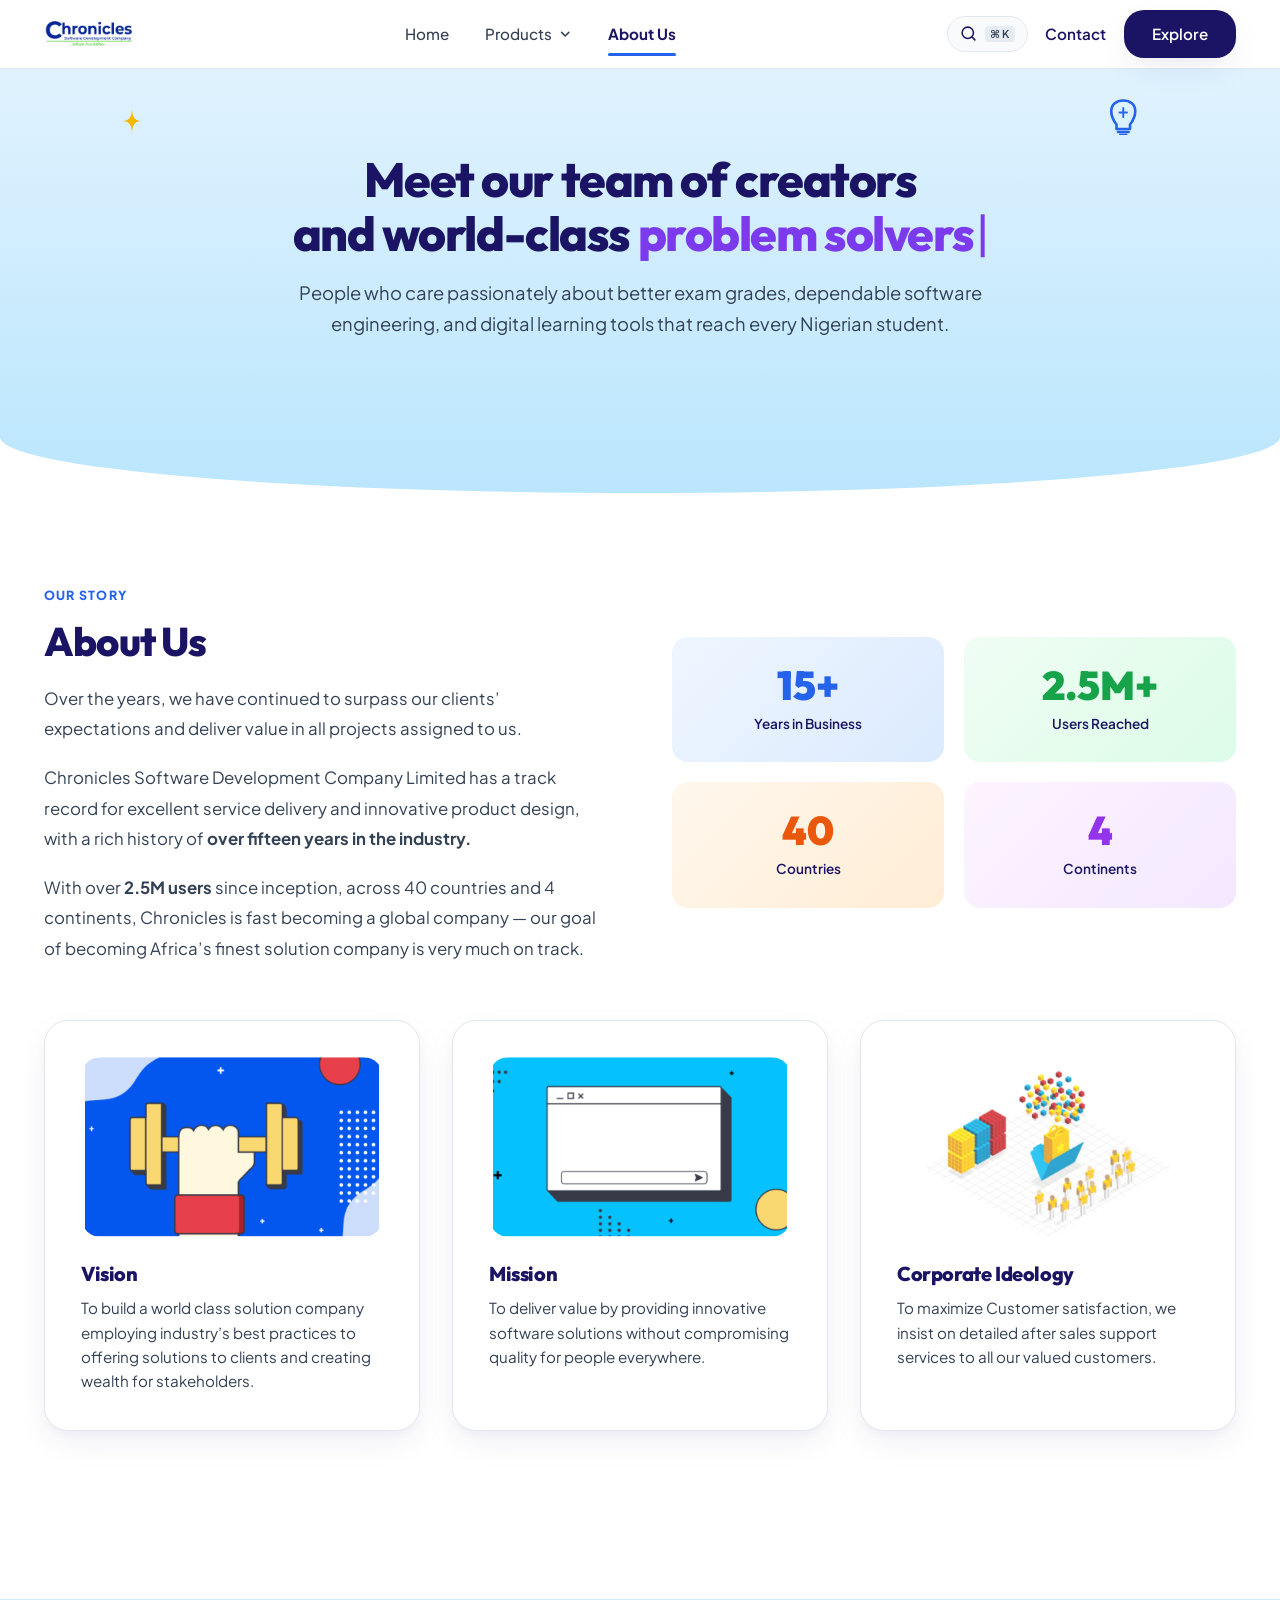
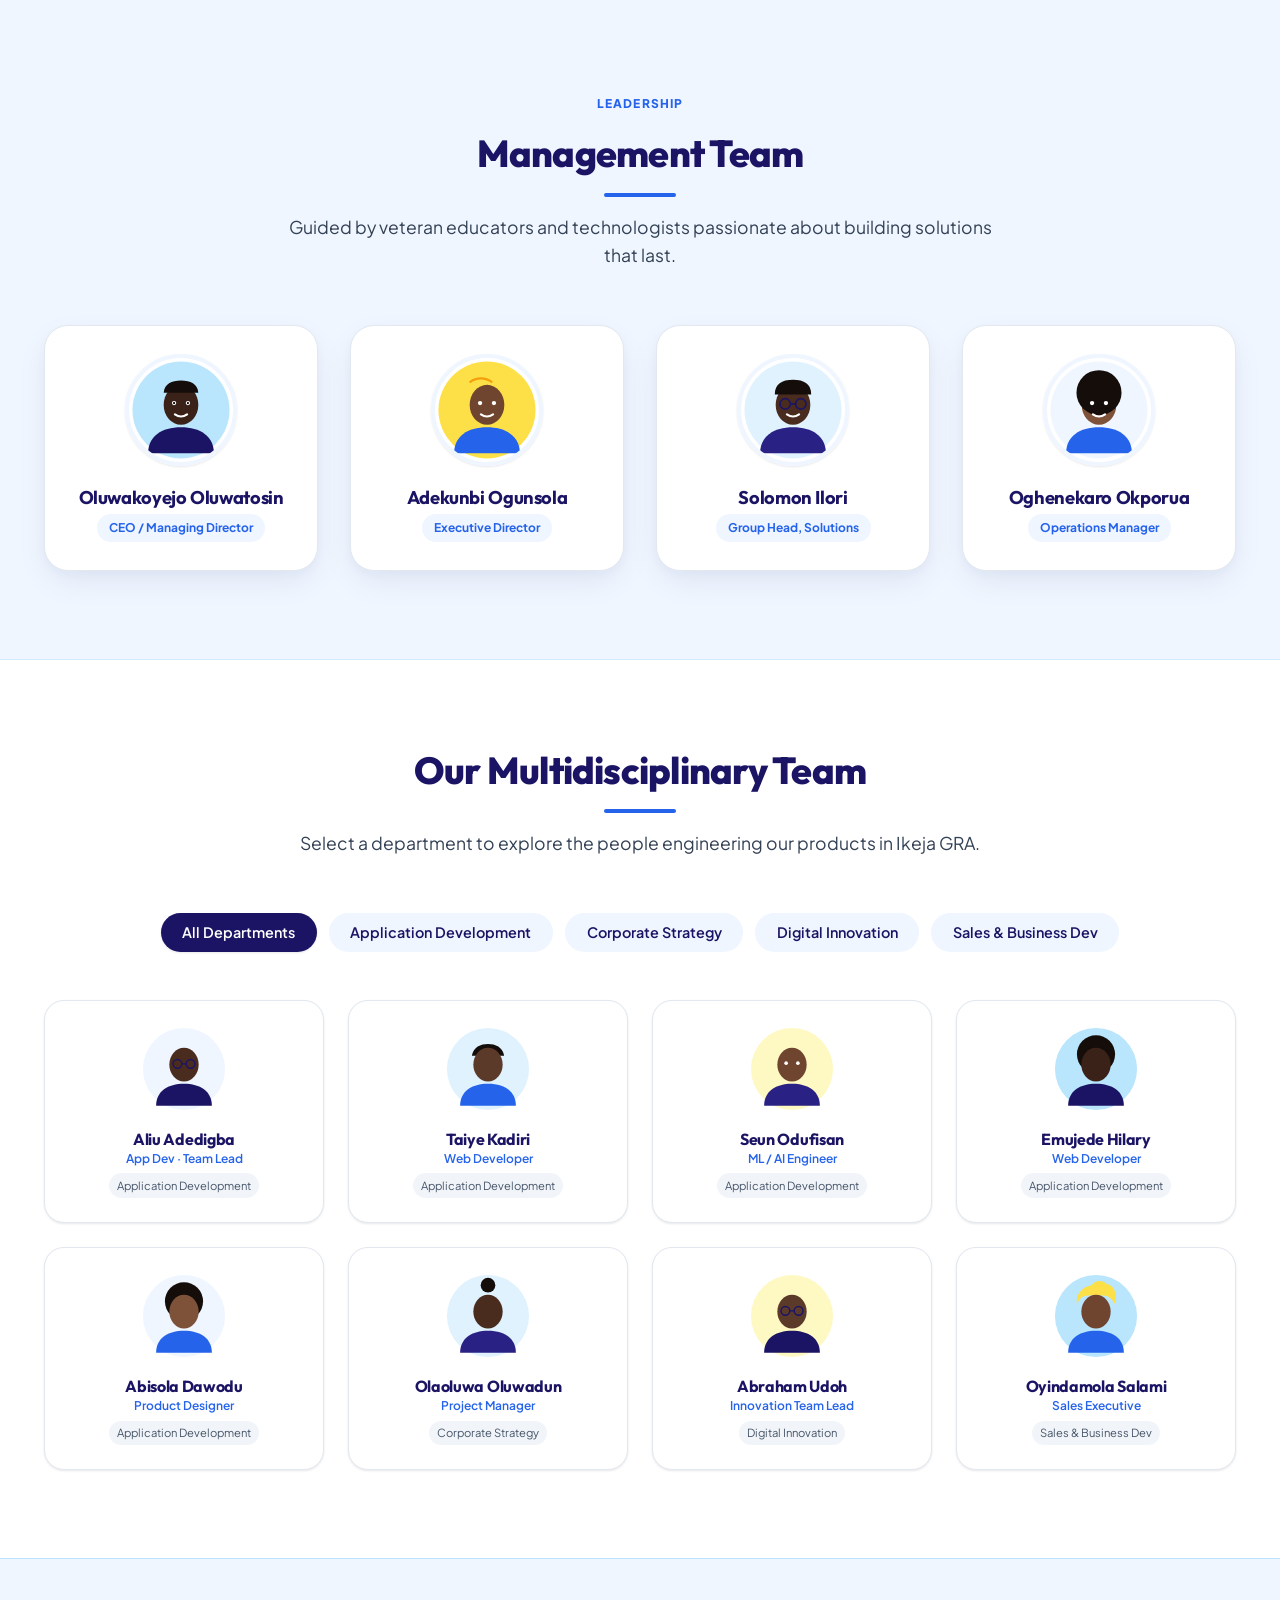
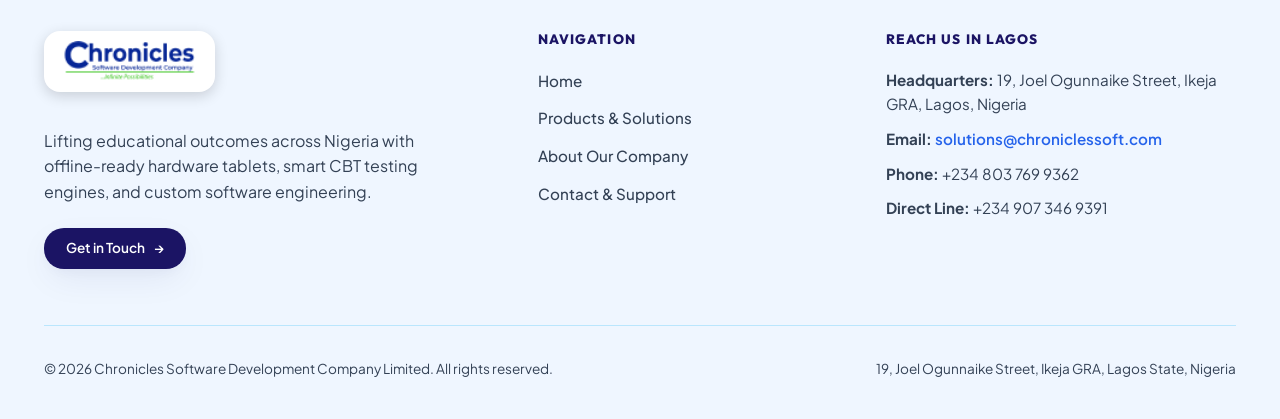
<file: about.html>
<!DOCTYPE html>
<html lang="en">

<head>
  <meta charset="UTF-8" />
  <meta name="viewport" content="width=device-width, initial-scale=1.0" />
  <title>About Us | Chronicles SDC</title>
  <meta name="description"
    content="Meet the management and engineering team behind Chronicles Software Development Company in Ikeja GRA, Lagos." />
  <link rel="icon" type="image/png" href="images/logo.png" />

  <!-- Google Fonts: Outfit (Display & Headings), Plus Jakarta Sans (Body & UI), Caveat (Handwritten) -->
  <link rel="preconnect" href="https://fonts.googleapis.com" />
  <link rel="preconnect" href="https://fonts.gstatic.com" crossorigin />
  <link
    href="https://fonts.googleapis.com/css2?family=Caveat:wght@600;700&family=Outfit:wght@400;500;600;700;800;900&family=Plus+Jakarta+Sans:ital,wght@0,400;0,500;0,600;0,700;0,800;1,400&display=swap"
    rel="stylesheet" />

  <!-- Pure CSS Stylesheet -->
  <link rel="stylesheet" href="css/style.css" />

  <!-- Schema.org Structured Data (JSON-LD) -->
  <script type="application/ld+json">
  {
    "@context": "https://schema.org",
    "@type": "Organization",
    "name": "Chronicles Software Development Company",
    "alternateName": "Chronicles SDC",
    "url": "https://chroniclessoft.com",
    "logo": "https://chroniclessoft.com/images/logo.png",
    "description": "Africa's premier educational technology and software engineering company, makers of SuccessTAB, SuccessBox, ClassBeam, and AI Academy.",
    "foundingLocation": "Lagos, Nigeria",
    "address": {
      "@type": "PostalAddress",
      "streetAddress": "19, Joel Ogunnaike Street, Ikeja GRA",
      "addressLocality": "Ikeja",
      "addressRegion": "Lagos",
      "addressCountry": "NG"
    },
    "contactPoint": {
      "@type": "ContactPoint",
      "telephone": "+234-803-769-9362",
      "contactType": "customer support",
      "email": "solutions@chroniclessoft.com",
      "availableLanguage": ["English"]
    },
    "sameAs": [
      "https://successbox.net",
      "https://successtabs.com",
      "https://classbeam.com",
      "https://aiacademy.ng"
    ]
  }
  </script>

</head>

<body>

  <!-- SVG Doodle Library -->
  <svg width="0" height="0" style="position:absolute; display:none;" aria-hidden="true">
    <defs>
      <!-- Double Handwritten Arrow matching user's uploaded reference image -->
      <g id="doodle-double-arrow">
        <path d="M 12 44 C 13 32, 17 20, 26 9" fill="none" stroke="currentColor" stroke-width="5" stroke-linecap="round"
          stroke-linejoin="round" />
        <path d="M 13 18 L 26 8 L 35 19" fill="none" stroke="currentColor" stroke-width="5" stroke-linecap="round"
          stroke-linejoin="round" />
        <path d="M 18 36 C 26 35, 36 31, 46 25" fill="none" stroke="currentColor" stroke-width="5"
          stroke-linecap="round" stroke-linejoin="round" />
        <path d="M 37 19 L 47 24 L 39 33" fill="none" stroke="currentColor" stroke-width="5" stroke-linecap="round"
          stroke-linejoin="round" />
      </g>
      <g id="doodle-star">
        <path d="M 24 4 C 24 16, 26 24, 38 24 C 26 24, 24 32, 24 44 C 24 32, 22 24, 10 24 C 22 24, 24 16, 24 4 Z"
          fill="currentColor" />
      </g>
      <g id="doodle-bulb">
        <path
          d="M 18 34 C 14 29, 11 23, 11 16 C 11 7, 18 2, 27 2 C 36 2, 43 7, 43 16 C 43 23, 40 29, 36 34 L 36 40 L 18 40 Z"
          fill="none" stroke="currentColor" stroke-width="3.5" stroke-linecap="round" stroke-linejoin="round" />
        <path d="M 20 44 L 34 44 M 23 48 L 31 48" fill="none" stroke="currentColor" stroke-width="3.5"
          stroke-linecap="round" />
        <path d="M 27 12 L 27 24 M 22 18 L 32 18" fill="none" stroke="currentColor" stroke-width="2.5"
          stroke-linecap="round" />
      </g>
      <g id="icon-book">
        <path d="M4 19.5A2.5 2.5 0 0 1 6.5 17H20" fill="none" stroke="currentColor" stroke-width="2"
          stroke-linecap="round" stroke-linejoin="round" />
        <path d="M6.5 2H20v20H6.5A2.5 2.5 0 0 1 4 19.5v-15A2.5 2.5 0 0 1 6.5 2z" fill="none" stroke="currentColor"
          stroke-width="2" stroke-linecap="round" stroke-linejoin="round" />
      </g>
    </defs>
  </svg>

  <!-- ==========================================================================
       SITE HEADER / NAVBAR
       ========================================================================== -->
  <header class="site-header">
    <div class="container">
      <div class="header-inner">
        <a href="index.html" class="brand-logo-link" aria-label="Chronicles Software Development Company Home">
          <img src="images/logo.png" alt="Chronicles Software Development Company" class="brand-logo-img" />
        </a>

        <nav class="main-nav" aria-label="Main Navigation">
          <a href="index.html" class="nav-link">Home</a>

          <!-- Products Mega Dropdown (Exact NVIDIA Sidebar Layout) -->
          <div class="nav-item-dropdown" id="productsDropdownWrap">
            <a href="/products" class="nav-link nav-dropdown-btn" id="btnProductsDropdown" role="button" aria-expanded="false" aria-haspopup="true">
              Products
              <svg class="nav-chevron" width="14" height="14" viewBox="0 0 24 24" fill="none" stroke="currentColor" stroke-width="2.5" stroke-linecap="round" stroke-linejoin="round">
                <polyline points="6 9 12 15 18 9"></polyline>
              </svg>
            </a>
            <div class="products-mega-menu" id="productsMegaMenu" role="menu" aria-label="Products Menu">
              <div class="mega-menu-container">

                <!-- Left Sidebar Categories (NVIDIA Exact Layout) -->
                <nav class="mega-sidebar" aria-label="Product Categories">
                  <button type="button" class="mega-sidebar-btn active" data-tab="tab-software">
                    Software
                  </button>
                  <button type="button" class="mega-sidebar-btn" data-tab="tab-hardware">
                    Hardware
                  </button>
                  <button type="button" class="mega-sidebar-btn" data-tab="tab-academy">
                    Academy
                  </button>
                  <button type="button" class="mega-sidebar-btn" data-tab="tab-enterprise">
                    Enterprise Solutions
                  </button>
                </nav>

                <!-- Right Content Area (2-Column Grid as in Screenshot) -->
                <div class="mega-content-area">

                  <!-- 1. SOFTWARE PANEL -->
                  <div class="mega-tab-panel active" id="tab-software">
                    <h3 class="mega-panel-title">Software</h3>
                    <div class="mega-product-grid">
                      <a href="https://successbox.net" target="_blank" rel="noopener noreferrer" class="mega-product-card">
                        <div class="mega-product-card-title">
                          <span>SuccessBox</span>
                          <svg class="product-arrow" width="15" height="15" viewBox="0 0 24 24" fill="none" stroke="currentColor" stroke-width="2.5" stroke-linecap="round" stroke-linejoin="round" aria-hidden="true"><line x1="5" y1="12" x2="19" y2="12"></line><polyline points="12 5 19 12 12 19"></polyline></svg>
                        </div>
                        <p class="mega-product-card-desc">50,000+ past questions &amp; mock exam engine for WAEC, JAMB &amp; BECE candidates</p>
                      </a>

                      <a href="https://igcsemasterprep.com" target="_blank" rel="noopener noreferrer" class="mega-product-card">
                        <div class="mega-product-card-title">
                          <span>IGCSE Master Prep</span>
                          <svg class="product-arrow" width="15" height="15" viewBox="0 0 24 24" fill="none" stroke="currentColor" stroke-width="2.5" stroke-linecap="round" stroke-linejoin="round" aria-hidden="true"><line x1="5" y1="12" x2="19" y2="12"></line><polyline points="12 5 19 12 12 19"></polyline></svg>
                        </div>
                        <p class="mega-product-card-desc">Cambridge curriculum practice, mock tests, and diagnostic analytics</p>
                      </a>

                      <a href="https://ekotestcentre.com" target="_blank" rel="noopener noreferrer" class="mega-product-card">
                        <div class="mega-product-card-title">
                          <span>Eko Test Centre</span>
                          <svg class="product-arrow" width="15" height="15" viewBox="0 0 24 24" fill="none" stroke="currentColor" stroke-width="2.5" stroke-linecap="round" stroke-linejoin="round" aria-hidden="true"><line x1="5" y1="12" x2="19" y2="12"></line><polyline points="12 5 19 12 12 19"></polyline></svg>
                        </div>
                        <p class="mega-product-card-desc">WAEC outcome predictive modeling and secondary school assessment engine</p>
                      </a>

                      <a href="https://successbox.net/enterprise" target="_blank" rel="noopener noreferrer" class="mega-product-card">
                        <div class="mega-product-card-title">
                          <span>SuccessBox Enterprise</span>
                          <svg class="product-arrow" width="15" height="15" viewBox="0 0 24 24" fill="none" stroke="currentColor" stroke-width="2.5" stroke-linecap="round" stroke-linejoin="round" aria-hidden="true"><line x1="5" y1="12" x2="19" y2="12"></line><polyline points="12 5 19 12 12 19"></polyline></svg>
                        </div>
                        <p class="mega-product-card-desc">All-in-one school learning platform, digital syllabus bank, and teacher LMS</p>
                      </a>
                    </div>
                  </div>

                  <!-- 2. HARDWARE PANEL -->
                  <div class="mega-tab-panel" id="tab-hardware">
                    <h3 class="mega-panel-title">Hardware</h3>
                    <div class="mega-product-grid">
                      <a href="https://successtabs.com" target="_blank" rel="noopener noreferrer" class="mega-product-card">
                        <div class="mega-product-card-title">
                          <span>SuccessTAB</span>
                          <svg class="product-arrow" width="15" height="15" viewBox="0 0 24 24" fill="none" stroke="currentColor" stroke-width="2.5" stroke-linecap="round" stroke-linejoin="round" aria-hidden="true"><line x1="5" y1="12" x2="19" y2="12"></line><polyline points="12 5 19 12 12 19"></polyline></svg>
                        </div>
                        <p class="mega-product-card-desc">100% offline educational tablet preloaded with NERDC textbooks and video lessons</p>
                      </a>

                      <a href="https://classbeam.com" target="_blank" rel="noopener noreferrer" class="mega-product-card">
                        <div class="mega-product-card-title">
                          <span>ClassBeam</span>
                          <svg class="product-arrow" width="15" height="15" viewBox="0 0 24 24" fill="none" stroke="currentColor" stroke-width="2.5" stroke-linecap="round" stroke-linejoin="round" aria-hidden="true"><line x1="5" y1="12" x2="19" y2="12"></line><polyline points="12 5 19 12 12 19"></polyline></svg>
                        </div>
                        <p class="mega-product-card-desc">Smart interactive classroom projector for dynamic multimedia collaboration</p>
                      </a>
                    </div>
                  </div>

                  <!-- 3. ACADEMY PANEL -->
                  <div class="mega-tab-panel" id="tab-academy">
                    <h3 class="mega-panel-title">Academy</h3>
                    <div class="mega-product-grid">
                      <a href="https://aiacademy.ng" target="_blank" rel="noopener noreferrer" class="mega-product-card">
                        <div class="mega-product-card-title">
                          <span>AI Academy</span>
                          <svg class="product-arrow" width="15" height="15" viewBox="0 0 24 24" fill="none" stroke="currentColor" stroke-width="2.5" stroke-linecap="round" stroke-linejoin="round" aria-hidden="true"><line x1="5" y1="12" x2="19" y2="12"></line><polyline points="12 5 19 12 12 19"></polyline></svg>
                        </div>
                        <p class="mega-product-card-desc">Applied AI literacy, Python programming, and robotics labs for students</p>
                      </a>

                      <a href="https://educatorstechacademy.com" target="_blank" rel="noopener noreferrer" class="mega-product-card">
                        <div class="mega-product-card-title">
                          <span>Educators Tech Academy</span>
                          <svg class="product-arrow" width="15" height="15" viewBox="0 0 24 24" fill="none" stroke="currentColor" stroke-width="2.5" stroke-linecap="round" stroke-linejoin="round" aria-hidden="true"><line x1="5" y1="12" x2="19" y2="12"></line><polyline points="12 5 19 12 12 19"></polyline></svg>
                        </div>
                        <p class="mega-product-card-desc">Digital pedagogy, modern classroom tech certification, and teacher upskilling</p>
                      </a>
                    </div>
                  </div>

                  <!-- 4. ENTERPRISE PANEL -->
                  <div class="mega-tab-panel" id="tab-enterprise">
                    <h3 class="mega-panel-title">Enterprise Solutions</h3>
                    <div class="mega-product-grid">
                      <a href="about.html" class="mega-product-card">
                        <div class="mega-product-card-title">
                          <span>Custom Software Engineering</span>
                          <svg class="product-arrow" width="15" height="15" viewBox="0 0 24 24" fill="none" stroke="currentColor" stroke-width="2.5" stroke-linecap="round" stroke-linejoin="round" aria-hidden="true"><line x1="5" y1="12" x2="19" y2="12"></line><polyline points="12 5 19 12 12 19"></polyline></svg>
                        </div>
                        <p class="mega-product-card-desc">Bespoke web, mobile, and cloud platforms engineered for growing organizations</p>
                      </a>

                      <a href="contact.html" class="mega-product-card">
                        <div class="mega-product-card-title">
                          <span>School CBT Center Setup</span>
                          <svg class="product-arrow" width="15" height="15" viewBox="0 0 24 24" fill="none" stroke="currentColor" stroke-width="2.5" stroke-linecap="round" stroke-linejoin="round" aria-hidden="true"><line x1="5" y1="12" x2="19" y2="12"></line><polyline points="12 5 19 12 12 19"></polyline></svg>
                        </div>
                        <p class="mega-product-card-desc">Turnkey digital examination infrastructure, local servers, and test lab deployment</p>
                      </a>
                    </div>
                  </div>

                </div>
              </div>
            </div>
          </div>

          <a href="about.html" class="nav-link active" aria-current="page">About Us</a>
        </nav>

                <!-- Header Actions: Search Button, Contact Link & Direct Explore Link -->
        <div class="header-actions">
          <!-- Search Icon Button -->
          <button type="button" class="nav-search-btn" id="btnSiteSearch" aria-label="Search website" title="Search website (Ctrl + K)">
            <svg width="18" height="18" viewBox="0 0 24 24" fill="none" stroke="currentColor" stroke-width="2.2" stroke-linecap="round" stroke-linejoin="round" aria-hidden="true">
              <circle cx="11" cy="11" r="8"></circle>
              <line x1="21" y1="21" x2="16.65" y2="16.65"></line>
            </svg>
            <span class="search-kbd-hint"><kbd>⌘</kbd><kbd>K</kbd></span>
          </button>

          <!-- Contact Link (Replaces Support dropdown) -->
          <a href="contact.html" class="nav-contact-link">Contact</a>

          <!-- Explore Button (Direct link to Our Products section, no chevron) -->
          <a href="index.html#flagship-products" class="btn btn-primary btn-explore-nav">Explore</a>

          <!-- Mobile Toggle Hamburger -->
          <button id="mobileNavToggle" class="mobile-nav-toggle" aria-label="Toggle Navigation Menu">
            <svg width="24" height="24" fill="none" stroke="currentColor" viewBox="0 0 24 24">
              <path stroke-linecap="round" stroke-linejoin="round" stroke-width="2.5" d="M4 6h16M4 12h16M4 18h16" />
            </svg>
          </button>
        </div>
      </div>
    </div>

    <div id="mobileNavMenu" class="mobile-nav-menu">
      <a href="index.html" class="mobile-nav-link">Home</a>
      <button class="mobile-dropdown-btn" id="mobileProductsToggle" aria-expanded="false">
        <span>Products</span>
        <svg class="nav-chevron" width="16" height="16" viewBox="0 0 24 24" fill="none" stroke="currentColor" stroke-width="2.5"><polyline points="6 9 12 15 18 9"></polyline></svg>
      </button>
      <div class="mobile-mega-panel" id="mobileMegaPanel">
        <div class="mobile-mega-cat">Software</div>
        <a href="https://successbox.net" target="_blank" rel="noopener noreferrer" class="mobile-mega-link">SuccessBox (Exam Prep) ↗</a>
        <a href="https://igcsemasterprep.com" target="_blank" rel="noopener noreferrer" class="mobile-mega-link">IGCSE Master Prep ↗</a>
        <a href="https://ekotestcentre.com" target="_blank" rel="noopener noreferrer" class="mobile-mega-link">Eko Test Centre ↗</a>
        <a href="https://successbox.net/enterprise" target="_blank" rel="noopener noreferrer" class="mobile-mega-link">SuccessBox Enterprise ↗</a>
        <div class="mobile-mega-cat">Hardware</div>
        <a href="https://successtabs.com" target="_blank" rel="noopener noreferrer" class="mobile-mega-link">SuccessTAB (Offline Tablet) ↗</a>
        <a href="https://classbeam.com" target="_blank" rel="noopener noreferrer" class="mobile-mega-link">ClassBeam (Projector) ↗</a>
        <div class="mobile-mega-cat">Academy</div>
        <a href="https://aiacademy.ng" target="_blank" rel="noopener noreferrer" class="mobile-mega-link">AI Academy ↗</a>
        <a href="https://educatorstechacademy.com" target="_blank" rel="noopener noreferrer" class="mobile-mega-link">Educators Tech Academy ↗</a>
      </div>
      <a href="about.html" class="mobile-nav-link active">About Us</a>
      <a href="contact.html" class="mobile-nav-link">Contact</a>
      <a href="index.html#flagship-products" class="mobile-nav-link">Explore Products</a>
    </div>
  </header>

  <!-- Dropdown Dimmed Background Backdrop -->
  <div id="dropdownBackdrop" class="dropdown-backdrop" aria-hidden="true"></div>

  <main>
    <!-- ==========================================================================
         PAGE HERO (CURVED)
         ========================================================================== -->
    <section class="curved-page-hero">
      <div class="doodle-box" style="top: 35px; left: 9%; color: var(--color-marker-yellow);">
        <svg width="34" height="34" viewBox="0 0 48 48">
          <use href="#doodle-star" />
        </svg>
      </div>
      <div class="doodle-box" style="top: 30px; right: 11%; color: var(--color-cobalt);">
        <svg width="36" height="36" viewBox="0 0 48 48">
          <use href="#doodle-bulb" />
        </svg>
      </div>

      <div class="container" style="max-width: 52rem;">
        <h1 class="hero-title">
          Meet our team of creators<br />
          and world-class <span class="typed-purple-wrap"><span class="purple-typed-word" id="aboutTypedPurple"
              data-typewriter-words='["problem solvers", "talents", "innovators", "engineers", "builders"]'>problem
              solvers</span><span class="purple-cursor">|</span></span>
        </h1>
        <p style="font-size: 1.15rem; color: var(--color-text-slate); line-height: 1.7; margin-bottom: 1.5rem">
          People who care passionately about better exam grades, dependable software engineering, and digital learning
          tools that reach every Nigerian student.
        </p>

        <!-- Handwritten Annotation -->
        <div style="display: inline-flex; align-items: center; gap: 0.75rem;">
        </div>
      </div>
    </section>

        <!-- ==========================================================================
         OUR STORY SECTION
         ========================================================================== -->
    <section class="section section-light" id="story">
      <div class="container">

        <!-- Story + Stats grid -->
        <div class="about-story-two-col">
          <!-- Left: Story Text -->
          <div class="about-story-text">
            <span class="section-eyebrow">Our Story</span>
            <h2 class="about-story-heading">About Us</h2>
            <p class="about-story-para">
              Over the years, we have continued to surpass our clients&#x2019; expectations and deliver value in all projects assigned to us.
            </p>
            <p class="about-story-para">
              Chronicles Software Development Company Limited has a track record for excellent service delivery and
              innovative product design, with a rich history of <strong>over fifteen years in the industry.</strong>
            </p>
            <p class="about-story-para mb0">
              With over <strong>2.5M users</strong> since inception, across 40 countries and 4 continents,
              Chronicles is fast becoming a global company &#x2014; our goal of becoming Africa&#x2019;s finest solution company is very much on track.
            </p>
          </div>

          <!-- Right: Stat Cards -->
          <div class="about-stat-cards">
            <div class="about-stat-card blue">
              <div class="about-stat-number">15+</div>
              <div class="about-stat-label">Years in Business</div>
            </div>
            <div class="about-stat-card green">
              <div class="about-stat-number">2.5M+</div>
              <div class="about-stat-label">Users Reached</div>
            </div>
            <div class="about-stat-card orange">
              <div class="about-stat-number">40</div>
              <div class="about-stat-label">Countries</div>
            </div>
            <div class="about-stat-card purple">
              <div class="about-stat-number">4</div>
              <div class="about-stat-label">Continents</div>
            </div>
          </div>
        </div>

        <!-- 3 Core Pillars -->
        <div class="about-pillars-grid">
          <div class="pillar-card">
            <div class="pillar-image-box">
              <img src="images/about-vision.png" alt="Chronicles SDC Vision - Strength and Innovation"
                class="pillar-image" loading="lazy" />
            </div>
            <h3 style="font-size: 1.25rem; font-weight: 800; color: var(--color-navy); margin-bottom: 0.65rem;">
              Vision
            </h3>
            <p style="font-size: 0.95rem; color: var(--color-text-slate); line-height: 1.6;">
              To build a world class solution company employing industry&#x2019;s best practices to offering solutions to
              clients and creating wealth for stakeholders.
            </p>
          </div>

          <div class="pillar-card">
            <div class="pillar-image-box">
              <img src="images/about-mission.png" alt="Chronicles SDC Mission - Software Solutions Delivery"
                class="pillar-image" loading="lazy" />
            </div>
            <h3 style="font-size: 1.25rem; font-weight: 800; color: var(--color-navy); margin-bottom: 0.65rem;">
              Mission
            </h3>
            <p style="font-size: 0.95rem; color: var(--color-text-slate); line-height: 1.6;">
              To deliver value by providing innovative software solutions without compromising quality for people
              everywhere.
            </p>
          </div>

          <div class="pillar-card">
            <div class="pillar-image-box">
              <img src="images/about-ideology.png" alt="Chronicles SDC Corporate Ideology - Customer Satisfaction and Support"
                class="pillar-image" loading="lazy" />
            </div>
            <h3 style="font-size: 1.25rem; font-weight: 800; color: var(--color-navy); margin-bottom: 0.65rem;">
              Corporate Ideology
            </h3>
            <p style="font-size: 0.95rem; color: var(--color-text-slate); line-height: 1.6;">
              To maximize Customer satisfaction, we insist on detailed after sales support services to all our valued
              customers.
            </p>
          </div>
        </div>
      </div>
    </section>

    <!-- ==========================================================================
         EXECUTIVE MANAGEMENT TEAM
         ========================================================================== -->
    <section class="section section-tint" id="team">
      <div class="container">
        <div class="section-header">
          <span class="section-eyebrow">Leadership</span>
          <h2 class="section-title">Management Team</h2>
          <div class="section-divider"></div>
          <p class="section-desc">Guided by veteran educators and technologists passionate about building solutions that
            last.</p>
        </div>

        <div class="team-grid">
          <!-- Member 1 -->
          <div class="team-card">
            <div class="team-avatar-wrap">
              <svg viewBox="0 0 120 120">
                <circle cx="60" cy="60" r="56" fill="#BAE6FD" />
                <ellipse cx="60" cy="54" rx="20" ry="23" fill="#3B2219" />
                <path d="M40 40c1-10 9-14 20-14s19 4 20 14" fill="#140D0A" />
                <circle cx="52" cy="52" r="2.5" fill="#fff" />
                <circle cx="68" cy="52" r="2.5" fill="#fff" />
                <circle cx="52" cy="52" r="1.3" fill="#000" />
                <circle cx="68" cy="52" r="1.3" fill="#000" />
                <path d="M53 65q7 5 14 0" stroke="#fff" stroke-width="2.5" fill="none" stroke-linecap="round" />
                <path d="M22 110c0-20 16-30 38-30s38 10 38 30z" fill="#1B1464" />
              </svg>
            </div>
            <h3 class="team-name">Oluwakoyejo Oluwatosin</h3>
            <span class="team-role">CEO / Managing Director</span>
          </div>

          <!-- Member 2 -->
          <div class="team-card">
            <div class="team-avatar-wrap">
              <svg viewBox="0 0 120 120">
                <circle cx="60" cy="60" r="56" fill="#FDE047" />
                <path d="M34 44c-2-12 6-24 20-26 4-6 14-8 20-2 10 2 16 12 12 28-4-8-10-12-16-12H50c-8 0-13 4-16 12z"
                  fill="#FDE047" />
                <path d="M40 28c8-6 18-6 26 0" stroke="#F59E0B" stroke-width="2.5" fill="none" />
                <ellipse cx="60" cy="54" rx="20" ry="23" fill="#6F4530" />
                <circle cx="52" cy="52" r="2.5" fill="#fff" />
                <circle cx="68" cy="52" r="2.5" fill="#fff" />
                <path d="M53 65q7 5 14 0" stroke="#fff" stroke-width="2.5" fill="none" stroke-linecap="round" />
                <path d="M22 110c0-20 16-30 38-30s38 10 38 30z" fill="#2563EB" />
              </svg>
            </div>
            <h3 class="team-name">Adekunbi Ogunsola</h3>
            <span class="team-role">Executive Director</span>
          </div>

          <!-- Member 3 -->
          <div class="team-card">
            <div class="team-avatar-wrap">
              <svg viewBox="0 0 120 120">
                <circle cx="60" cy="60" r="56" fill="#E0F2FE" />
                <ellipse cx="60" cy="54" rx="20" ry="23" fill="#4A2C1E" />
                <path d="M39 42c0-12 8-17 21-17s21 5 21 17" fill="#140D0A" />
                <!-- Glasses -->
                <circle cx="51" cy="53" r="6" fill="none" stroke="#1B1464" stroke-width="2" />
                <circle cx="69" cy="53" r="6" fill="none" stroke="#1B1464" stroke-width="2" />
                <path d="M57 53h6" stroke="#1B1464" stroke-width="2" />
                <path d="M53 65q7 5 14 0" stroke="#fff" stroke-width="2.5" fill="none" stroke-linecap="round" />
                <path d="M22 110c0-20 16-30 38-30s38 10 38 30z" fill="#2A2185" />
              </svg>
            </div>
            <h3 class="team-name">Solomon Ilori</h3>
            <span class="team-role">Group Head, Solutions</span>
          </div>

          <!-- Member 4 -->
          <div class="team-card">
            <div class="team-avatar-wrap">
              <svg viewBox="0 0 120 120">
                <circle cx="60" cy="60" r="56" fill="#EFF6FF" />
                <ellipse cx="60" cy="54" rx="20" ry="23" fill="#7D5238" />
                <circle cx="60" cy="40" r="26" fill="#140D0A" />
                <circle cx="52" cy="52" r="2.5" fill="#fff" />
                <circle cx="68" cy="52" r="2.5" fill="#fff" />
                <path d="M53 65q7 5 14 0" stroke="#fff" stroke-width="2.5" fill="none" stroke-linecap="round" />
                <path d="M22 110c0-20 16-30 38-30s38 10 38 30z" fill="#2563EB" />
              </svg>
            </div>
            <h3 class="team-name">Oghenekaro Okporua</h3>
            <span class="team-role">Operations Manager</span>
          </div>
        </div>
      </div>
    </section>

    <!-- ==========================================================================
         DEPARTMENT TEAM DIRECTORY
         ========================================================================== -->
    <section class="section section-light">
      <div class="container">
        <div class="section-header">
          <h2 class="section-title">Our Multidisciplinary Team</h2>
          <div class="section-divider"></div>
          <p class="section-desc">Select a department to explore the people engineering our products in Ikeja GRA.</p>
        </div>

        <!-- Department Tabs -->
        <div class="product-filters">
          <button class="filter-btn dept-filter-btn active" data-dept="all">All Departments</button>
          <button class="filter-btn dept-filter-btn" data-dept="appdev">Application Development</button>
          <button class="filter-btn dept-filter-btn" data-dept="strategy">Corporate Strategy</button>
          <button class="filter-btn dept-filter-btn" data-dept="innovation">Digital Innovation</button>
          <button class="filter-btn dept-filter-btn" data-dept="sales">Sales &amp; Business Dev</button>
        </div>

        <!-- Members Grid -->
        <div class="dept-team-grid">
          <!-- Member -->
          <div class="member-card" data-dept="appdev">
            <div class="member-avatar">
              <svg viewBox="0 0 120 120">
                <circle cx="60" cy="60" r="56" fill="#EFF6FF" />
                <ellipse cx="60" cy="54" rx="20" ry="23" fill="#4A2C1E" />
                <circle cx="51" cy="53" r="6" fill="none" stroke="#1B1464" stroke-width="2" />
                <circle cx="69" cy="53" r="6" fill="none" stroke="#1B1464" stroke-width="2" />
                <path d="M57 53h6" stroke="#1B1464" stroke-width="2" />
                <path d="M22 110c0-20 16-30 38-30s38 10 38 30z" fill="#1B1464" />
              </svg>
            </div>
            <h4 style="font-size:1rem; font-weight:700; color:var(--color-navy)">Aliu Adedigba</h4>
            <p style="font-size:0.75rem; color:var(--color-cobalt); font-weight:600">App Dev · Team Lead</p>
            <span
              style="display:inline-block; margin-top:0.35rem; font-size:0.7rem; background:#F1F5F9; color:#475569; padding:0.2rem 0.5rem; border-radius:9999px">Application
              Development</span>
          </div>

          <!-- Member -->
          <div class="member-card" data-dept="appdev">
            <div class="member-avatar">
              <svg viewBox="0 0 120 120">
                <circle cx="60" cy="60" r="56" fill="#E0F2FE" />
                <path d="M38 42c2-12 12-16 22-16s20 4 22 16" fill="#140D0A" />
                <ellipse cx="60" cy="54" rx="20" ry="23" fill="#5C3A2A" />
                <path d="M22 110c0-20 16-30 38-30s38 10 38 30z" fill="#2563EB" />
              </svg>
            </div>
            <h4 style="font-size:1rem; font-weight:700; color:var(--color-navy)">Taiye Kadiri</h4>
            <p style="font-size:0.75rem; color:var(--color-cobalt); font-weight:600">Web Developer</p>
            <span
              style="display:inline-block; margin-top:0.35rem; font-size:0.7rem; background:#F1F5F9; color:#475569; padding:0.2rem 0.5rem; border-radius:9999px">Application
              Development</span>
          </div>

          <!-- Member -->
          <div class="member-card" data-dept="appdev">
            <div class="member-avatar">
              <svg viewBox="0 0 120 120">
                <circle cx="60" cy="60" r="56" fill="#FEF9C3" />
                <ellipse cx="60" cy="54" rx="20" ry="23" fill="#6F4530" />
                <circle cx="52" cy="52" r="2.5" fill="#fff" />
                <circle cx="68" cy="52" r="2.5" fill="#fff" />
                <path d="M22 110c0-20 16-30 38-30s38 10 38 30z" fill="#2A2185" />
              </svg>
            </div>
            <h4 style="font-size:1rem; font-weight:700; color:var(--color-navy)">Seun Odufisan</h4>
            <p style="font-size:0.75rem; color:var(--color-cobalt); font-weight:600">ML / AI Engineer</p>
            <span
              style="display:inline-block; margin-top:0.35rem; font-size:0.7rem; background:#F1F5F9; color:#475569; padding:0.2rem 0.5rem; border-radius:9999px">Application
              Development</span>
          </div>

          <!-- Member -->
          <div class="member-card" data-dept="appdev">
            <div class="member-avatar">
              <svg viewBox="0 0 120 120">
                <circle cx="60" cy="60" r="56" fill="#BAE6FD" />
                <circle cx="60" cy="40" r="26" fill="#140D0A" />
                <ellipse cx="60" cy="54" rx="20" ry="23" fill="#3B2219" />
                <path d="M22 110c0-20 16-30 38-30s38 10 38 30z" fill="#1B1464" />
              </svg>
            </div>
            <h4 style="font-size:1rem; font-weight:700; color:var(--color-navy)">Emujede Hilary</h4>
            <p style="font-size:0.75rem; color:var(--color-cobalt); font-weight:600">Web Developer</p>
            <span
              style="display:inline-block; margin-top:0.35rem; font-size:0.7rem; background:#F1F5F9; color:#475569; padding:0.2rem 0.5rem; border-radius:9999px">Application
              Development</span>
          </div>

          <!-- Member -->
          <div class="member-card" data-dept="appdev">
            <div class="member-avatar">
              <svg viewBox="0 0 120 120">
                <circle cx="60" cy="60" r="56" fill="#EFF6FF" />
                <circle cx="60" cy="40" r="26" fill="#140D0A" />
                <ellipse cx="60" cy="54" rx="20" ry="23" fill="#7D5238" />
                <path d="M22 110c0-20 16-30 38-30s38 10 38 30z" fill="#2563EB" />
              </svg>
            </div>
            <h4 style="font-size:1rem; font-weight:700; color:var(--color-navy)">Abisola Dawodu</h4>
            <p style="font-size:0.75rem; color:var(--color-cobalt); font-weight:600">Product Designer</p>
            <span
              style="display:inline-block; margin-top:0.35rem; font-size:0.7rem; background:#F1F5F9; color:#475569; padding:0.2rem 0.5rem; border-radius:9999px">Application
              Development</span>
          </div>

          <!-- Member -->
          <div class="member-card" data-dept="strategy">
            <div class="member-avatar">
              <svg viewBox="0 0 120 120">
                <circle cx="60" cy="60" r="56" fill="#E0F2FE" />
                <circle cx="60" cy="18" r="10" fill="#140D0A" />
                <ellipse cx="60" cy="54" rx="20" ry="23" fill="#4A2C1E" />
                <path d="M22 110c0-20 16-30 38-30s38 10 38 30z" fill="#2A2185" />
              </svg>
            </div>
            <h4 style="font-size:1rem; font-weight:700; color:var(--color-navy)">Olaoluwa Oluwadun</h4>
            <p style="font-size:0.75rem; color:var(--color-cobalt); font-weight:600">Project Manager</p>
            <span
              style="display:inline-block; margin-top:0.35rem; font-size:0.7rem; background:#F1F5F9; color:#475569; padding:0.2rem 0.5rem; border-radius:9999px">Corporate
              Strategy</span>
          </div>

          <!-- Member -->
          <div class="member-card" data-dept="innovation">
            <div class="member-avatar">
              <svg viewBox="0 0 120 120">
                <circle cx="60" cy="60" r="56" fill="#FEF9C3" />
                <ellipse cx="60" cy="54" rx="20" ry="23" fill="#5C3A2A" />
                <circle cx="51" cy="53" r="6" fill="none" stroke="#1B1464" stroke-width="2" />
                <circle cx="69" cy="53" r="6" fill="none" stroke="#1B1464" stroke-width="2" />
                <path d="M57 53h6" stroke="#1B1464" stroke-width="2" />
                <path d="M22 110c0-20 16-30 38-30s38 10 38 30z" fill="#1B1464" />
              </svg>
            </div>
            <h4 style="font-size:1rem; font-weight:700; color:var(--color-navy)">Abraham Udoh</h4>
            <p style="font-size:0.75rem; color:var(--color-cobalt); font-weight:600">Innovation Team Lead</p>
            <span
              style="display:inline-block; margin-top:0.35rem; font-size:0.7rem; background:#F1F5F9; color:#475569; padding:0.2rem 0.5rem; border-radius:9999px">Digital
              Innovation</span>
          </div>

          <!-- Member -->
          <div class="member-card" data-dept="sales">
            <div class="member-avatar">
              <svg viewBox="0 0 120 120">
                <circle cx="60" cy="60" r="56" fill="#BAE6FD" />
                <path d="M34 44c-2-12 6-24 20-26 4-6 14-8 20-2 10 2 16 12 12 28-4-8-10-12-16-12H50c-8 0-13 4-16 12z"
                  fill="#FDE047" />
                <ellipse cx="60" cy="54" rx="20" ry="23" fill="#6F4530" />
                <path d="M22 110c0-20 16-30 38-30s38 10 38 30z" fill="#2563EB" />
              </svg>
            </div>
            <h4 style="font-size:1rem; font-weight:700; color:var(--color-navy)">Oyindamola Salami</h4>
            <p style="font-size:0.75rem; color:var(--color-cobalt); font-weight:600">Sales Executive</p>
            <span
              style="display:inline-block; margin-top:0.35rem; font-size:0.7rem; background:#F1F5F9; color:#475569; padding:0.2rem 0.5rem; border-radius:9999px">Sales
              &amp; Business Dev</span>
          </div>
        </div>
      </div>
    </section>
  </main>

  <!-- ==========================================================================
       SITE FOOTER
       ========================================================================== -->
  <footer class="site-footer">
    <div class="container">
      <div class="footer-grid">
        <div class="footer-brand">
          <a href="index.html" class="footer-brand-logo-wrap" aria-label="Chronicles Software Development Company Home">
            <img src="images/logo.png" alt="Chronicles Software Development Company" />
          </a>
          <p>
            Lifting educational outcomes across Nigeria with offline-ready hardware tablets, smart CBT testing engines,
            and custom software engineering.
          </p>
          <a href="contact.html" class="btn btn-primary btn-arrow" style="padding:0.75rem 1.35rem; font-size:0.85rem">
            Get in Touch <span class="arrow">→</span>
          </a>
        </div>

        <div>
          <h4 class="footer-heading">Navigation</h4>
          <ul class="footer-links">
            <li><a href="index.html" class="footer-link">Home</a></li>
            <li><a href="index.html#flagship-products" class="footer-link">Products &amp; Solutions</a></li>
            <li><a href="about.html" class="footer-link">About Our Company</a></li>
            <li><a href="contact.html" class="footer-link">Contact &amp; Support</a></li>
          </ul>
        </div>

        <div>
          <h4 class="footer-heading">Reach Us in Lagos</h4>
          <ul class="footer-contact-list">
            <li><strong>Headquarters:</strong> 19, Joel Ogunnaike Street, Ikeja GRA, Lagos, Nigeria</li>
            <li><strong>Email:</strong> <a href="mailto:solutions@chroniclessoft.com"
                style="color:var(--color-cobalt); font-weight:600">solutions@chroniclessoft.com</a></li>
            <li><strong>Phone:</strong> +234 803 769 9362</li>
            <li><strong>Direct Line:</strong> +234 907 346 9391</li>
          </ul>
        </div>
      </div>

      <div class="footer-bottom-bar">
        <p>© 2026 Chronicles Software Development Company Limited. All rights reserved.</p>
        <p>19, Joel Ogunnaike Street, Ikeja GRA, Lagos State, Nigeria</p>
      </div>
    </div>
  </footer>

  <script src="js/main.js"></script>

  <!-- ==========================================================================
       SITE-WIDE SEARCH MODAL (SEARCH WHOLE WEBSITE)
       ========================================================================== -->
  <div id="siteSearchModal" class="site-search-modal" role="dialog" aria-modal="true" aria-label="Search Chronicles website" style="display:none;">
    <div class="search-modal-backdrop" id="searchBackdrop"></div>
    <div class="search-modal-card">
      <div class="search-input-wrapper">
        <svg class="search-icon-input" width="20" height="20" viewBox="0 0 24 24" fill="none" stroke="currentColor" stroke-width="2.2" stroke-linecap="round" stroke-linejoin="round" aria-hidden="true">
          <circle cx="11" cy="11" r="8"></circle>
          <line x1="21" y1="21" x2="16.65" y2="16.65"></line>
        </svg>
        <input type="search" id="siteSearchInput" class="search-input" placeholder="Search products, hardware, academy, solutions, guides..." autocomplete="off" spellcheck="false" />
        <button type="button" class="search-close-btn" id="btnSearchClose" aria-label="Close search">
          <svg width="18" height="18" viewBox="0 0 24 24" fill="none" stroke="currentColor" stroke-width="2.5" stroke-linecap="round" stroke-linejoin="round"><line x1="18" y1="6" x2="6" y2="18"></line><line x1="6" y1="6" x2="18" y2="18"></line></svg>
        </button>
      </div>

      <div class="search-body">
        <!-- Quick Tag Suggestions when empty -->
        <div id="searchSuggestions" class="search-suggestions">
          <div class="search-section-label">Popular Searches</div>
          <div class="search-tags-row">
            <button type="button" class="search-tag-chip" data-query="SuccessBox">SuccessBox</button>
            <button type="button" class="search-tag-chip" data-query="SuccessTAB">SuccessTAB</button>
            <button type="button" class="search-tag-chip" data-query="ClassBeam">ClassBeam</button>
          </div>
        </div>

        <!-- Dynamic Results List -->
        <div id="searchResultsList" class="search-results-list" role="listbox"></div>
      </div>
    </div>
  </div>

</body>

</html>
</file>
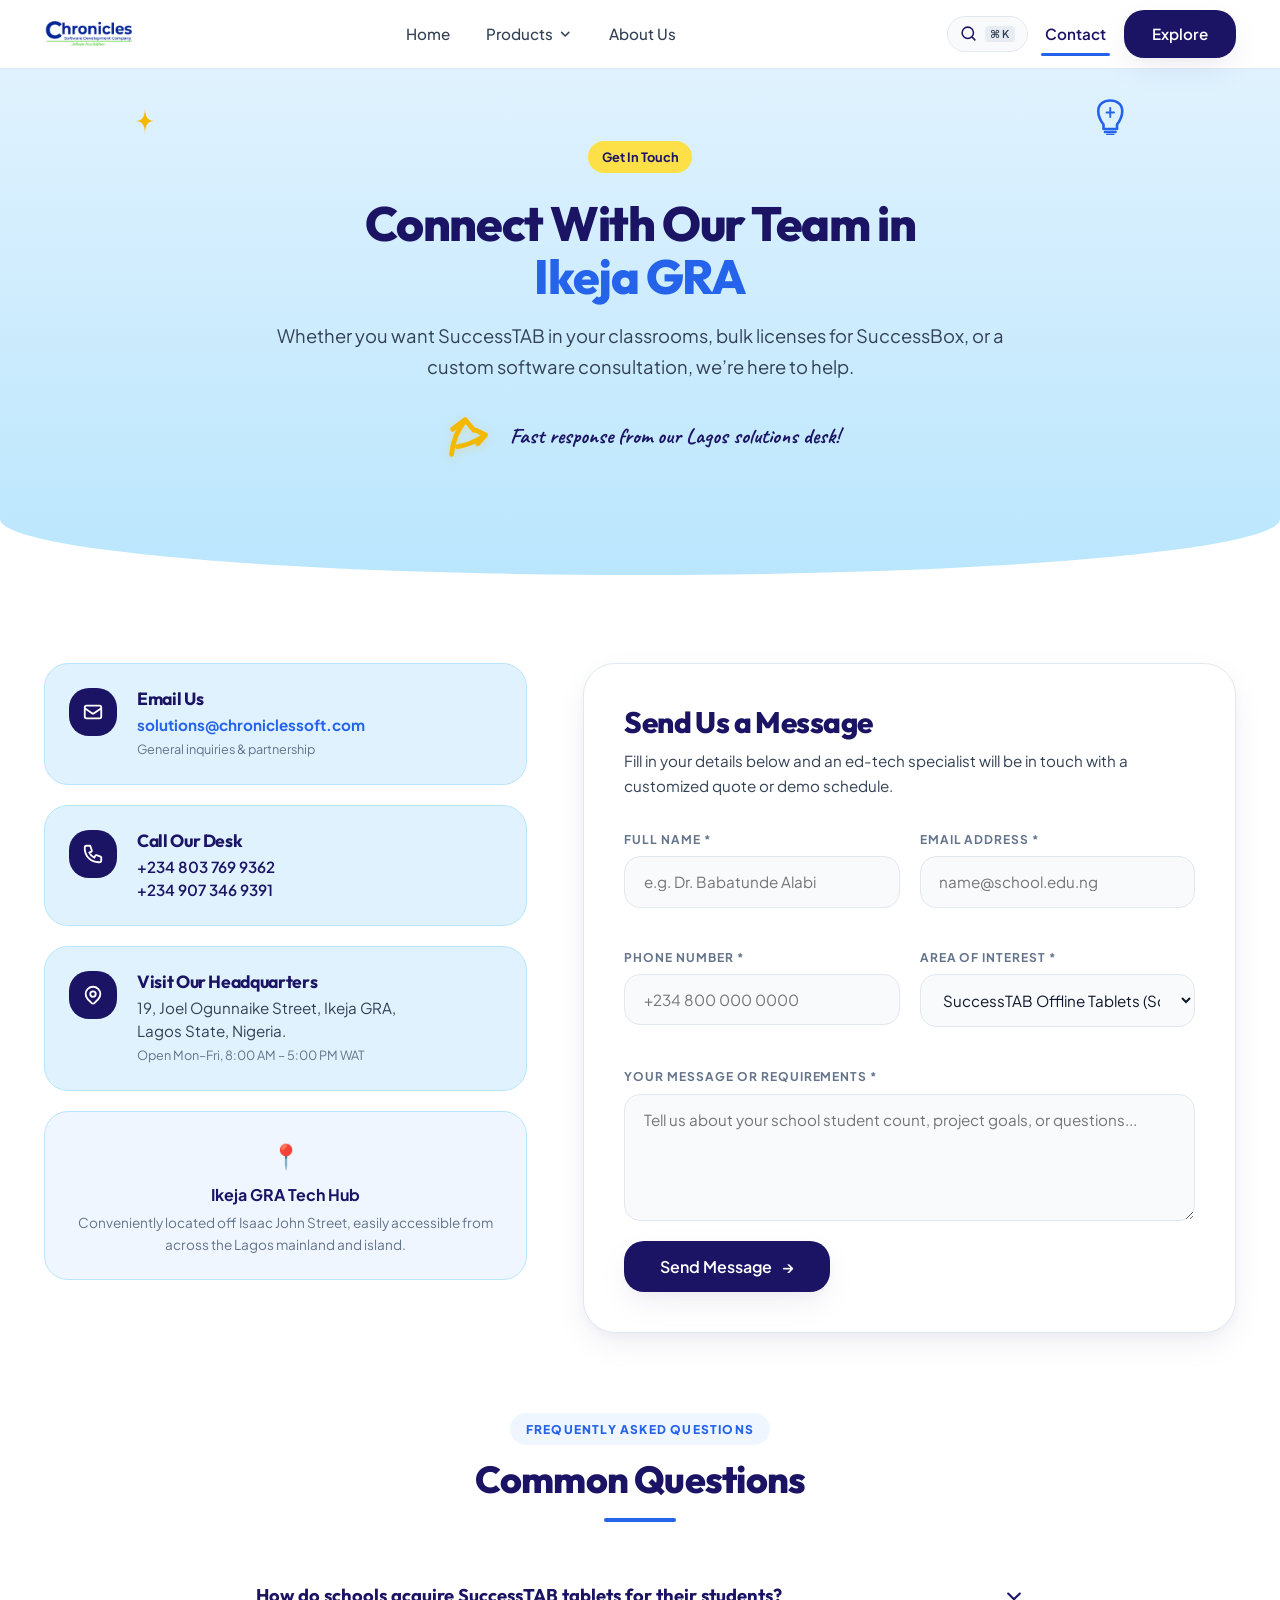
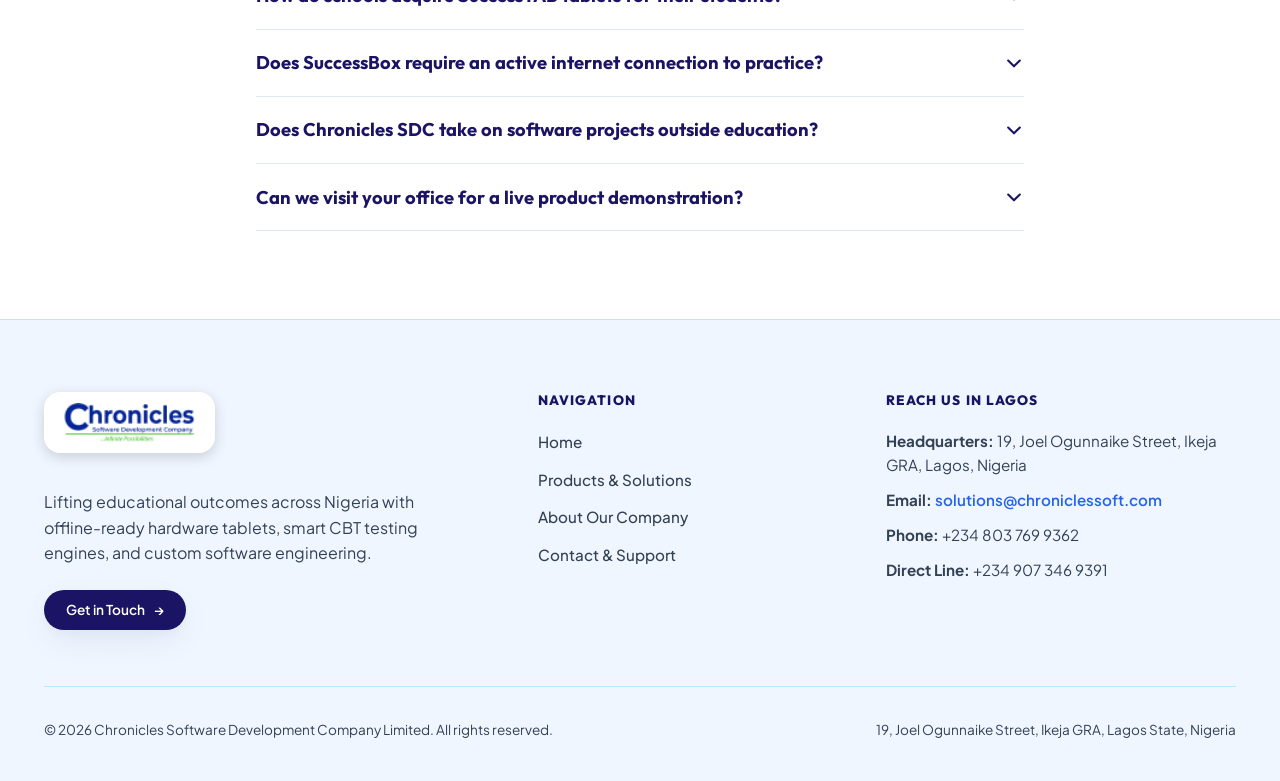
<file: contact.html>
<!DOCTYPE html>
<html lang="en">
<head>
  <meta charset="UTF-8" />
  <meta name="viewport" content="width=device-width, initial-scale=1.0" />
  <title>Contact Us | Chronicles SDC</title>
  <meta name="description" content="Get in touch with Chronicles Software Development Company in Ikeja GRA, Lagos. Request demos for SuccessTAB and SuccessBox or start a custom build." />
  <link rel="icon" type="image/png" href="images/logo.png" />
  
  <!-- Google Fonts: Outfit (Display & Headings), Plus Jakarta Sans (Body & UI), Caveat (Handwritten) -->
  <link rel="preconnect" href="https://fonts.googleapis.com" />
  <link rel="preconnect" href="https://fonts.gstatic.com" crossorigin />
  <link href="https://fonts.googleapis.com/css2?family=Caveat:wght@600;700&family=Outfit:wght@400;500;600;700;800;900&family=Plus+Jakarta+Sans:ital,wght@0,400;0,500;0,600;0,700;0,800;1,400&display=swap" rel="stylesheet" />

  <!-- Pure CSS Stylesheet -->
  <link rel="stylesheet" href="css/style.css" />

  <!-- Schema.org Structured Data (JSON-LD) -->
  <script type="application/ld+json">
  {
    "@context": "https://schema.org",
    "@type": "Organization",
    "name": "Chronicles Software Development Company",
    "alternateName": "Chronicles SDC",
    "url": "https://chroniclessoft.com",
    "logo": "https://chroniclessoft.com/images/logo.png",
    "description": "Africa's premier educational technology and software engineering company, makers of SuccessTAB, SuccessBox, ClassBeam, and AI Academy.",
    "foundingLocation": "Lagos, Nigeria",
    "address": {
      "@type": "PostalAddress",
      "streetAddress": "19, Joel Ogunnaike Street, Ikeja GRA",
      "addressLocality": "Ikeja",
      "addressRegion": "Lagos",
      "addressCountry": "NG"
    },
    "contactPoint": {
      "@type": "ContactPoint",
      "telephone": "+234-803-769-9362",
      "contactType": "customer support",
      "email": "solutions@chroniclessoft.com",
      "availableLanguage": ["English"]
    },
    "sameAs": [
      "https://successbox.net",
      "https://successtabs.com",
      "https://classbeam.com",
      "https://aiacademy.ng"
    ]
  }
  </script>

</head>
<body>

  <!-- SVG Doodle Library -->
  <svg width="0" height="0" style="position:absolute; display:none;" aria-hidden="true">
    <defs>
      <!-- Double Handwritten Arrow matching user's uploaded reference image -->
      <g id="doodle-double-arrow">
        <path d="M 12 44 C 13 32, 17 20, 26 9" fill="none" stroke="currentColor" stroke-width="5" stroke-linecap="round" stroke-linejoin="round"/>
        <path d="M 13 18 L 26 8 L 35 19" fill="none" stroke="currentColor" stroke-width="5" stroke-linecap="round" stroke-linejoin="round"/>
        <path d="M 18 36 C 26 35, 36 31, 46 25" fill="none" stroke="currentColor" stroke-width="5" stroke-linecap="round" stroke-linejoin="round"/>
        <path d="M 37 19 L 47 24 L 39 33" fill="none" stroke="currentColor" stroke-width="5" stroke-linecap="round" stroke-linejoin="round"/>
      </g>
      <g id="doodle-star">
        <path d="M 24 4 C 24 16, 26 24, 38 24 C 26 24, 24 32, 24 44 C 24 32, 22 24, 10 24 C 22 24, 24 16, 24 4 Z" fill="currentColor"/>
      </g>
      <g id="doodle-bulb">
        <path d="M 18 34 C 14 29, 11 23, 11 16 C 11 7, 18 2, 27 2 C 36 2, 43 7, 43 16 C 43 23, 40 29, 36 34 L 36 40 L 18 40 Z" fill="none" stroke="currentColor" stroke-width="3.5" stroke-linecap="round" stroke-linejoin="round"/>
        <path d="M 20 44 L 34 44 M 23 48 L 31 48" fill="none" stroke="currentColor" stroke-width="3.5" stroke-linecap="round"/>
        <path d="M 27 12 L 27 24 M 22 18 L 32 18" fill="none" stroke="currentColor" stroke-width="2.5" stroke-linecap="round"/>
      </g>
      <g id="icon-book">
        <path d="M4 19.5A2.5 2.5 0 0 1 6.5 17H20" fill="none" stroke="currentColor" stroke-width="2" stroke-linecap="round" stroke-linejoin="round"/>
        <path d="M6.5 2H20v20H6.5A2.5 2.5 0 0 1 4 19.5v-15A2.5 2.5 0 0 1 6.5 2z" fill="none" stroke="currentColor" stroke-width="2" stroke-linecap="round" stroke-linejoin="round"/>
      </g>
    </defs>
  </svg>

  <!-- ==========================================================================
       SITE HEADER / NAVBAR
       ========================================================================== -->
  <header class="site-header">
    <div class="container">
      <div class="header-inner">
        <a href="index.html" class="brand-logo-link" aria-label="Chronicles Software Development Company Home">
          <img src="images/logo.png" alt="Chronicles Software Development Company" class="brand-logo-img" />
        </a>

        <nav class="main-nav" aria-label="Main Navigation">
          <a href="index.html" class="nav-link">Home</a>

          <!-- Products Mega Dropdown (Exact NVIDIA Sidebar Layout) -->
          <div class="nav-item-dropdown" id="productsDropdownWrap">
            <a href="/products" class="nav-link nav-dropdown-btn" id="btnProductsDropdown" role="button" aria-expanded="false" aria-haspopup="true">
              Products
              <svg class="nav-chevron" width="14" height="14" viewBox="0 0 24 24" fill="none" stroke="currentColor" stroke-width="2.5" stroke-linecap="round" stroke-linejoin="round">
                <polyline points="6 9 12 15 18 9"></polyline>
              </svg>
            </a>
            <div class="products-mega-menu" id="productsMegaMenu" role="menu" aria-label="Products Menu">
              <div class="mega-menu-container">

                <!-- Left Sidebar Categories (NVIDIA Exact Layout) -->
                <nav class="mega-sidebar" aria-label="Product Categories">
                  <button type="button" class="mega-sidebar-btn active" data-tab="tab-software">
                    Software
                  </button>
                  <button type="button" class="mega-sidebar-btn" data-tab="tab-hardware">
                    Hardware
                  </button>
                  <button type="button" class="mega-sidebar-btn" data-tab="tab-academy">
                    Academy
                  </button>
                  <button type="button" class="mega-sidebar-btn" data-tab="tab-enterprise">
                    Enterprise Solutions
                  </button>
                </nav>

                <!-- Right Content Area (2-Column Grid as in Screenshot) -->
                <div class="mega-content-area">

                  <!-- 1. SOFTWARE PANEL -->
                  <div class="mega-tab-panel active" id="tab-software">
                    <h3 class="mega-panel-title">Software</h3>
                    <div class="mega-product-grid">
                      <a href="https://successbox.net" target="_blank" rel="noopener noreferrer" class="mega-product-card">
                        <div class="mega-product-card-title">
                          <span>SuccessBox</span>
                          <svg class="product-arrow" width="15" height="15" viewBox="0 0 24 24" fill="none" stroke="currentColor" stroke-width="2.5" stroke-linecap="round" stroke-linejoin="round" aria-hidden="true"><line x1="5" y1="12" x2="19" y2="12"></line><polyline points="12 5 19 12 12 19"></polyline></svg>
                        </div>
                        <p class="mega-product-card-desc">50,000+ past questions &amp; mock exam engine for WAEC, JAMB &amp; BECE candidates</p>
                      </a>

                      <a href="https://igcsemasterprep.com" target="_blank" rel="noopener noreferrer" class="mega-product-card">
                        <div class="mega-product-card-title">
                          <span>IGCSE Master Prep</span>
                          <svg class="product-arrow" width="15" height="15" viewBox="0 0 24 24" fill="none" stroke="currentColor" stroke-width="2.5" stroke-linecap="round" stroke-linejoin="round" aria-hidden="true"><line x1="5" y1="12" x2="19" y2="12"></line><polyline points="12 5 19 12 12 19"></polyline></svg>
                        </div>
                        <p class="mega-product-card-desc">Cambridge curriculum practice, mock tests, and diagnostic analytics</p>
                      </a>

                      <a href="https://ekotestcentre.com" target="_blank" rel="noopener noreferrer" class="mega-product-card">
                        <div class="mega-product-card-title">
                          <span>Eko Test Centre</span>
                          <svg class="product-arrow" width="15" height="15" viewBox="0 0 24 24" fill="none" stroke="currentColor" stroke-width="2.5" stroke-linecap="round" stroke-linejoin="round" aria-hidden="true"><line x1="5" y1="12" x2="19" y2="12"></line><polyline points="12 5 19 12 12 19"></polyline></svg>
                        </div>
                        <p class="mega-product-card-desc">WAEC outcome predictive modeling and secondary school assessment engine</p>
                      </a>

                      <a href="https://successbox.net/enterprise" target="_blank" rel="noopener noreferrer" class="mega-product-card">
                        <div class="mega-product-card-title">
                          <span>SuccessBox Enterprise</span>
                          <svg class="product-arrow" width="15" height="15" viewBox="0 0 24 24" fill="none" stroke="currentColor" stroke-width="2.5" stroke-linecap="round" stroke-linejoin="round" aria-hidden="true"><line x1="5" y1="12" x2="19" y2="12"></line><polyline points="12 5 19 12 12 19"></polyline></svg>
                        </div>
                        <p class="mega-product-card-desc">All-in-one school learning platform, digital syllabus bank, and teacher LMS</p>
                      </a>
                    </div>
                  </div>

                  <!-- 2. HARDWARE PANEL -->
                  <div class="mega-tab-panel" id="tab-hardware">
                    <h3 class="mega-panel-title">Hardware</h3>
                    <div class="mega-product-grid">
                      <a href="https://successtabs.com" target="_blank" rel="noopener noreferrer" class="mega-product-card">
                        <div class="mega-product-card-title">
                          <span>SuccessTAB</span>
                          <svg class="product-arrow" width="15" height="15" viewBox="0 0 24 24" fill="none" stroke="currentColor" stroke-width="2.5" stroke-linecap="round" stroke-linejoin="round" aria-hidden="true"><line x1="5" y1="12" x2="19" y2="12"></line><polyline points="12 5 19 12 12 19"></polyline></svg>
                        </div>
                        <p class="mega-product-card-desc">100% offline educational tablet preloaded with NERDC textbooks and video lessons</p>
                      </a>

                      <a href="https://classbeam.com" target="_blank" rel="noopener noreferrer" class="mega-product-card">
                        <div class="mega-product-card-title">
                          <span>ClassBeam</span>
                          <svg class="product-arrow" width="15" height="15" viewBox="0 0 24 24" fill="none" stroke="currentColor" stroke-width="2.5" stroke-linecap="round" stroke-linejoin="round" aria-hidden="true"><line x1="5" y1="12" x2="19" y2="12"></line><polyline points="12 5 19 12 12 19"></polyline></svg>
                        </div>
                        <p class="mega-product-card-desc">Smart interactive classroom projector for dynamic multimedia collaboration</p>
                      </a>
                    </div>
                  </div>

                  <!-- 3. ACADEMY PANEL -->
                  <div class="mega-tab-panel" id="tab-academy">
                    <h3 class="mega-panel-title">Academy</h3>
                    <div class="mega-product-grid">
                      <a href="https://aiacademy.ng" target="_blank" rel="noopener noreferrer" class="mega-product-card">
                        <div class="mega-product-card-title">
                          <span>AI Academy</span>
                          <svg class="product-arrow" width="15" height="15" viewBox="0 0 24 24" fill="none" stroke="currentColor" stroke-width="2.5" stroke-linecap="round" stroke-linejoin="round" aria-hidden="true"><line x1="5" y1="12" x2="19" y2="12"></line><polyline points="12 5 19 12 12 19"></polyline></svg>
                        </div>
                        <p class="mega-product-card-desc">Applied AI literacy, Python programming, and robotics labs for students</p>
                      </a>

                      <a href="https://educatorstechacademy.com" target="_blank" rel="noopener noreferrer" class="mega-product-card">
                        <div class="mega-product-card-title">
                          <span>Educators Tech Academy</span>
                          <svg class="product-arrow" width="15" height="15" viewBox="0 0 24 24" fill="none" stroke="currentColor" stroke-width="2.5" stroke-linecap="round" stroke-linejoin="round" aria-hidden="true"><line x1="5" y1="12" x2="19" y2="12"></line><polyline points="12 5 19 12 12 19"></polyline></svg>
                        </div>
                        <p class="mega-product-card-desc">Digital pedagogy, modern classroom tech certification, and teacher upskilling</p>
                      </a>
                    </div>
                  </div>

                  <!-- 4. ENTERPRISE PANEL -->
                  <div class="mega-tab-panel" id="tab-enterprise">
                    <h3 class="mega-panel-title">Enterprise Solutions</h3>
                    <div class="mega-product-grid">
                      <a href="about.html" class="mega-product-card">
                        <div class="mega-product-card-title">
                          <span>Custom Software Engineering</span>
                          <svg class="product-arrow" width="15" height="15" viewBox="0 0 24 24" fill="none" stroke="currentColor" stroke-width="2.5" stroke-linecap="round" stroke-linejoin="round" aria-hidden="true"><line x1="5" y1="12" x2="19" y2="12"></line><polyline points="12 5 19 12 12 19"></polyline></svg>
                        </div>
                        <p class="mega-product-card-desc">Bespoke web, mobile, and cloud platforms engineered for growing organizations</p>
                      </a>

                      <a href="contact.html" class="mega-product-card">
                        <div class="mega-product-card-title">
                          <span>School CBT Center Setup</span>
                          <svg class="product-arrow" width="15" height="15" viewBox="0 0 24 24" fill="none" stroke="currentColor" stroke-width="2.5" stroke-linecap="round" stroke-linejoin="round" aria-hidden="true"><line x1="5" y1="12" x2="19" y2="12"></line><polyline points="12 5 19 12 12 19"></polyline></svg>
                        </div>
                        <p class="mega-product-card-desc">Turnkey digital examination infrastructure, local servers, and test lab deployment</p>
                      </a>
                    </div>
                  </div>

                </div>
              </div>
            </div>
          </div>

          <a href="about.html" class="nav-link">About Us</a>
        </nav>

                <!-- Header Actions: Search Button, Contact Link & Direct Explore Link -->
        <div class="header-actions">
          <!-- Search Icon Button -->
          <button type="button" class="nav-search-btn" id="btnSiteSearch" aria-label="Search website" title="Search website (Ctrl + K)">
            <svg width="18" height="18" viewBox="0 0 24 24" fill="none" stroke="currentColor" stroke-width="2.2" stroke-linecap="round" stroke-linejoin="round" aria-hidden="true">
              <circle cx="11" cy="11" r="8"></circle>
              <line x1="21" y1="21" x2="16.65" y2="16.65"></line>
            </svg>
            <span class="search-kbd-hint"><kbd>⌘</kbd><kbd>K</kbd></span>
          </button>

          <!-- Contact Link (Replaces Support dropdown) -->
          <a href="contact.html" class="nav-contact-link active" aria-current="page">Contact</a>

          <!-- Explore Button (Direct link to Our Products section, no chevron) -->
          <a href="index.html#flagship-products" class="btn btn-primary btn-explore-nav">Explore</a>

          <!-- Mobile Toggle Hamburger -->
          <button id="mobileNavToggle" class="mobile-nav-toggle" aria-label="Toggle Navigation Menu">
            <svg width="24" height="24" fill="none" stroke="currentColor" viewBox="0 0 24 24">
              <path stroke-linecap="round" stroke-linejoin="round" stroke-width="2.5" d="M4 6h16M4 12h16M4 18h16" />
            </svg>
          </button>
        </div>
      </div>
    </div>

    <!-- Mobile Nav Drawer -->
    <div id="mobileNavMenu" class="mobile-nav-menu">
      <a href="index.html" class="mobile-nav-link">Home</a>

      <!-- Mobile Products Collapsible -->
      <button class="mobile-dropdown-btn" id="mobileProductsToggle" aria-expanded="false">
        <span>Products</span>
        <svg class="nav-chevron" width="16" height="16" viewBox="0 0 24 24" fill="none" stroke="currentColor" stroke-width="2.5">
          <polyline points="6 9 12 15 18 9"></polyline>
        </svg>
      </button>
      <div class="mobile-mega-panel" id="mobileMegaPanel">
        <div class="mobile-mega-cat">Software</div>
        <a href="https://successbox.net" target="_blank" rel="noopener noreferrer" class="mobile-mega-link">SuccessBox (Exam Prep) ↗</a>
        <a href="https://igcsemasterprep.com" target="_blank" rel="noopener noreferrer" class="mobile-mega-link">IGCSE Master Prep ↗</a>
        <a href="https://ekotestcentre.com" target="_blank" rel="noopener noreferrer" class="mobile-mega-link">Eko Test Centre ↗</a>
        <a href="https://successbox.net/enterprise" target="_blank" rel="noopener noreferrer" class="mobile-mega-link">SuccessBox Enterprise ↗</a>

        <div class="mobile-mega-cat">Hardware</div>
        <a href="https://successtabs.com" target="_blank" rel="noopener noreferrer" class="mobile-mega-link">SuccessTAB (Offline Tablet) ↗</a>
        <a href="https://classbeam.com" target="_blank" rel="noopener noreferrer" class="mobile-mega-link">ClassBeam (Projector) ↗</a>

        <div class="mobile-mega-cat">Academy</div>
        <a href="https://aiacademy.ng" target="_blank" rel="noopener noreferrer" class="mobile-mega-link">AI Academy ↗</a>
        <a href="https://educatorstechacademy.com" target="_blank" rel="noopener noreferrer" class="mobile-mega-link">Educators Tech Academy ↗</a>
      </div>

      <a href="about.html" class="mobile-nav-link">About Us</a>
      <a href="contact.html" class="mobile-nav-link active">Contact</a>
      <a href="index.html#flagship-products" class="mobile-nav-link">Explore Products</a>
    </div>
  </header>

  <!-- Dropdown Dimmed Background Backdrop -->
  <div id="dropdownBackdrop" class="dropdown-backdrop" aria-hidden="true"></div>

  <main>
    <!-- ==========================================================================
         PAGE HERO (CURVED)
         ========================================================================== -->
    <section class="curved-page-hero">
      <div class="doodle-box" style="top: 35px; left: 10%; color: var(--color-marker-yellow);">
        <svg width="34" height="34" viewBox="0 0 48 48"><use href="#doodle-star"/></svg>
      </div>
      <div class="doodle-box" style="top: 30px; right: 12%; color: var(--color-cobalt);">
        <svg width="36" height="36" viewBox="0 0 48 48"><use href="#doodle-bulb"/></svg>
      </div>

      <div class="container" style="max-width: 50rem;">
        <span class="pill-badge yellow" style="margin-bottom: 0.75rem;">
          Get In Touch
        </span>
        <h1 class="hero-title">
          Connect With Our Team in <span class="marker-swoosh text-cobalt">Ikeja GRA</span>
        </h1>
        <p style="font-size: 1.15rem; color: var(--color-text-slate); line-height: 1.7; margin-bottom: 1.5rem">
          Whether you want SuccessTAB in your classrooms, bulk licenses for SuccessBox, or a custom software consultation, we’re here to help.
        </p>

        <!-- Handwritten Annotation -->
        <div style="display: inline-flex; align-items: center; gap: 0.75rem;">
          <svg class="handwritten-double-arrow" viewBox="0 0 60 50"><use href="#doodle-double-arrow"/></svg>
          <span class="handwritten-annotation navy">
            Fast response from our Lagos solutions desk!
          </span>
        </div>
      </div>
    </section>

    <!-- ==========================================================================
         CONTACT DETAILS & INTERACTIVE FORM
         ========================================================================== -->
    <section class="section section-light">
      <div class="container">
        <div class="contact-layout-grid">
          
          <!-- Contact Cards Stack -->
          <div class="contact-info-stack">
            <!-- Email Card -->
            <div class="contact-info-card">
              <div class="contact-info-icon">
                <svg width="22" height="22" fill="none" stroke="currentColor" stroke-width="2" viewBox="0 0 24 24">
                  <path stroke-linecap="round" stroke-linejoin="round" d="M3 8l7.89 5.26a2 2 0 002.22 0L21 8M5 19h14a2 2 0 002-2V7a2 2 0 00-2-2H5a2 2 0 00-2 2v10a2 2 0 002 2z"/>
                </svg>
              </div>
              <div>
                <h3 class="contact-info-title">Email Us</h3>
                <p class="contact-info-val">
                  <a href="mailto:solutions@chroniclessoft.com" style="color:var(--color-cobalt); font-weight:700">solutions@chroniclessoft.com</a><br>
                  <small style="color:var(--color-text-muted)">General inquiries &amp; partnership</small>
                </p>
              </div>
            </div>

            <!-- Phone Card -->
            <div class="contact-info-card">
              <div class="contact-info-icon">
                <svg width="22" height="22" fill="none" stroke="currentColor" stroke-width="2" viewBox="0 0 24 24">
                  <path stroke-linecap="round" stroke-linejoin="round" d="M3 5a2 2 0 012-2h3.28a1 1 0 01.948.684l1.498 4.493a1 1 0 01-.502 1.21l-2.257 1.13a11.042 11.042 0 005.516 5.516l1.13-2.257a1 1 0 011.21-.502l4.493 1.498a1 1 0 01.684.949V19a2 2 0 01-2 2h-1C9.716 21 3 14.284 3 6V5z"/>
                </svg>
              </div>
              <div>
                <h3 class="contact-info-title">Call Our Desk</h3>
                <p class="contact-info-val">
                  <a href="tel:+2348037699362" style="font-weight:600; color:var(--color-navy)">+234 803 769 9362</a><br>
                  <a href="tel:+2349073469391" style="font-weight:600; color:var(--color-navy)">+234 907 346 9391</a>
                </p>
              </div>
            </div>

            <!-- Address Card -->
            <div class="contact-info-card">
              <div class="contact-info-icon">
                <svg width="22" height="22" fill="none" stroke="currentColor" stroke-width="2" viewBox="0 0 24 24">
                  <path stroke-linecap="round" stroke-linejoin="round" d="M17.657 16.657L13.414 20.9a1.998 1.998 0 01-2.827 0l-4.244-4.243a8 8 0 1111.314 0z"/>
                  <path stroke-linecap="round" stroke-linejoin="round" d="M15 11a3 3 0 11-6 0 3 3 0 016 0z"/>
                </svg>
              </div>
              <div>
                <h3 class="contact-info-title">Visit Our Headquarters</h3>
                <p class="contact-info-val">
                  19, Joel Ogunnaike Street, Ikeja GRA,<br>
                  Lagos State, Nigeria.<br>
                  <small style="color:var(--color-text-muted)">Open Mon–Fri, 8:00 AM – 5:00 PM WAT</small>
                </p>
              </div>
            </div>

            <!-- Map Location Callout -->
            <div style="background:var(--color-sky-tint); border-radius:var(--radius-2xl); border:1px solid var(--color-sky); padding:1.5rem; text-align:center">
              <div style="font-size:1.5rem; margin-bottom:0.5rem">📍</div>
              <strong style="color:var(--color-navy); display:block; margin-bottom:0.25rem">Ikeja GRA Tech Hub</strong>
              <p style="font-size:0.85rem; color:var(--color-text-muted)">
                Conveniently located off Isaac John Street, easily accessible from across the Lagos mainland and island.
              </p>
            </div>
          </div>

          <!-- Interactive Contact Form -->
          <div class="contact-form-box">
            <h2 style="font-size: 1.85rem; font-weight: 800; color: var(--color-navy); margin-bottom: 0.5rem;">
              Send Us a Message
            </h2>
            <p style="color: var(--color-text-slate); font-size: 0.95rem; margin-bottom: 2rem;">
              Fill in your details below and an ed-tech specialist will be in touch with a customized quote or demo schedule.
            </p>

            <form id="contactPageForm">
              <div class="form-grid-row">
                <div class="form-group">
                  <label for="contactFullName" class="form-label">Full Name *</label>
                  <input type="text" id="contactFullName" required placeholder="e.g. Dr. Babatunde Alabi" class="form-input" />
                </div>
                <div class="form-group">
                  <label for="contactEmail" class="form-label">Email Address *</label>
                  <input type="email" id="contactEmail" required placeholder="name@school.edu.ng" class="form-input" />
                </div>
              </div>

              <div class="form-grid-row">
                <div class="form-group">
                  <label for="contactPhone" class="form-label">Phone Number *</label>
                  <input type="tel" id="contactPhone" required placeholder="+234 800 000 0000" class="form-input" />
                </div>
                <div class="form-group">
                  <label for="contactSubject" class="form-label">Area of Interest *</label>
                  <select id="contactSubject" class="form-select">
                    <option value="SuccessTAB Tablet Order">SuccessTAB Offline Tablets (Schools / Homes)</option>
                    <option value="SuccessBox Exam App">SuccessBox Exam App (JAMB / WAEC / BECE)</option>
                    <option value="IGCSE Master Prep">IGCSE Master Prep Platform</option>
                    <option value="Eko Test Centre">Eko Test Centre (School WAEC Forecasting)</option>
                    <option value="Custom Engineering">Custom Software Engineering Consultation</option>
                    <option value="General Inquiry">General Inquiry / Partnership</option>
                  </select>
                </div>
              </div>

              <div class="form-group">
                <label for="contactMessage" class="form-label">Your Message or Requirements *</label>
                <textarea id="contactMessage" rows="5" required placeholder="Tell us about your school student count, project goals, or questions..." class="form-textarea"></textarea>
              </div>

              <div id="contactFormError" class="form-feedback error" style="display:none; margin-bottom:1rem">
                ⚠️ Please complete all required fields with a valid email.
              </div>

              <button type="submit" class="btn btn-primary btn-arrow" style="padding:1rem 2.25rem; font-size:1rem;">
                Send Message <span class="arrow">→</span>
              </button>
            </form>

            <!-- Success State -->
            <div id="contactPageSuccess" class="form-success-box">
              <div style="width:4rem; height:4rem; border-radius:50%; background:#D1FAE5; color:#059669; display:flex; align-items:center; justify-content:center; margin:0 auto 1.25rem; font-size:2rem">
                ✓
              </div>
              <h3 style="font-size:1.6rem; color:#065F46; margin-bottom:0.5rem">Message Successfully Sent!</h3>
              <p style="color:#047857; font-size:1rem; line-height:1.6; margin-bottom:1.5rem">
                Thank you for reaching out to Chronicles SDC. Our Ikeja GRA team will review your inquiry and follow up promptly.
              </p>
              <button id="btnSendAnother" class="btn btn-primary" style="padding:0.75rem 1.5rem; font-size:0.9rem">
                Send Another Message
              </button>
            </div>
          </div>

        </div>

        <!-- ==========================================================================
             FAQ ACCORDION
             ========================================================================== -->
        <div class="faq-section">
          <div class="section-header" style="margin-bottom: 2.5rem;">
            <span class="section-eyebrow">Frequently Asked Questions</span>
            <h2 class="section-title">Common Questions</h2>
            <div class="section-divider"></div>
          </div>

          <div class="faq-item">
            <button class="faq-trigger" aria-expanded="false">
              <span>How do schools acquire SuccessTAB tablets for their students?</span>
              <svg class="faq-icon" fill="none" stroke="currentColor" viewBox="0 0 24 24">
                <path stroke-linecap="round" stroke-linejoin="round" stroke-width="2.5" d="M19 9l-7 7-7-7"/>
              </svg>
            </button>
            <div class="faq-content">
              Schools can partner directly with Chronicles SDC for bulk educational deployment. We customize the tablets with your school’s branding, termly examination schedules, and specific curriculum choices. We also provide on-site teacher orientation and technical support.
            </div>
          </div>

          <div class="faq-item">
            <button class="faq-trigger" aria-expanded="false">
              <span>Does SuccessBox require an active internet connection to practice?</span>
              <svg class="faq-icon" fill="none" stroke="currentColor" viewBox="0 0 24 24">
                <path stroke-linecap="round" stroke-linejoin="round" stroke-width="2.5" d="M19 9l-7 7-7-7"/>
              </svg>
            </button>
            <div class="faq-content">
              No! While online sync updates new questions and syncs cloud results, SuccessBox and SuccessTAB are built offline-first. Students can practice thousands of past JAMB, WAEC, and BECE questions without any active data subscription or Wi-Fi connection.
            </div>
          </div>

          <div class="faq-item">
            <button class="faq-trigger" aria-expanded="false">
              <span>Does Chronicles SDC take on software projects outside education?</span>
              <svg class="faq-icon" fill="none" stroke="currentColor" viewBox="0 0 24 24">
                <path stroke-linecap="round" stroke-linejoin="round" stroke-width="2.5" d="M19 9l-7 7-7-7"/>
              </svg>
            </button>
            <div class="faq-content">
              Yes. In addition to our ed-tech products, our full-stack engineering studio builds high-availability enterprise web applications, mobile platforms, inventory management tools, and database systems for leading corporate clients and state parastatals.
            </div>
          </div>

          <div class="faq-item">
            <button class="faq-trigger" aria-expanded="false">
              <span>Can we visit your office for a live product demonstration?</span>
              <svg class="faq-icon" fill="none" stroke="currentColor" viewBox="0 0 24 24">
                <path stroke-linecap="round" stroke-linejoin="round" stroke-width="2.5" d="M19 9l-7 7-7-7"/>
              </svg>
            </button>
            <div class="faq-content">
              Absolutely. Our office is located at 19, Joel Ogunnaike Street, Ikeja GRA, Lagos. We welcome school owners, administrators, and partners for hands-on tablet demonstrations and curriculum reviews. Send us a message or call ahead to book a dedicated session.
            </div>
          </div>
        </div>

      </div>
    </section>
  </main>

  <!-- ==========================================================================
       SITE FOOTER
       ========================================================================== -->
  <footer class="site-footer">
    <div class="container">
      <div class="footer-grid">
        <div class="footer-brand">
          <a href="index.html" class="footer-brand-logo-wrap" aria-label="Chronicles Software Development Company Home">
            <img src="images/logo.png" alt="Chronicles Software Development Company" />
          </a>
          <p>
            Lifting educational outcomes across Nigeria with offline-ready hardware tablets, smart CBT testing engines, and custom software engineering.
          </p>
          <a href="contact.html" class="btn btn-primary btn-arrow" style="padding:0.75rem 1.35rem; font-size:0.85rem">
            Get in Touch <span class="arrow">→</span>
          </a>
        </div>

        <div>
          <h4 class="footer-heading">Navigation</h4>
          <ul class="footer-links">
            <li><a href="index.html" class="footer-link">Home</a></li>
            <li><a href="index.html#flagship-products" class="footer-link">Products &amp; Solutions</a></li>
            <li><a href="about.html" class="footer-link">About Our Company</a></li>
            <li><a href="contact.html" class="footer-link">Contact &amp; Support</a></li>
          </ul>
        </div>

        <div>
          <h4 class="footer-heading">Reach Us in Lagos</h4>
          <ul class="footer-contact-list">
            <li><strong>Headquarters:</strong> 19, Joel Ogunnaike Street, Ikeja GRA, Lagos, Nigeria</li>
            <li><strong>Email:</strong> <a href="mailto:solutions@chroniclessoft.com" style="color:var(--color-cobalt); font-weight:600">solutions@chroniclessoft.com</a></li>
            <li><strong>Phone:</strong> +234 803 769 9362</li>
            <li><strong>Direct Line:</strong> +234 907 346 9391</li>
          </ul>
        </div>
      </div>

      <div class="footer-bottom-bar">
        <p>© 2026 Chronicles Software Development Company Limited. All rights reserved.</p>
        <p>19, Joel Ogunnaike Street, Ikeja GRA, Lagos State, Nigeria</p>
      </div>
    </div>
  </footer>

  <script src="js/main.js"></script>

  <!-- ==========================================================================
       SITE-WIDE SEARCH MODAL (SEARCH WHOLE WEBSITE)
       ========================================================================== -->
  <div id="siteSearchModal" class="site-search-modal" role="dialog" aria-modal="true" aria-label="Search Chronicles website" style="display:none;">
    <div class="search-modal-backdrop" id="searchBackdrop"></div>
    <div class="search-modal-card">
      <div class="search-input-wrapper">
        <svg class="search-icon-input" width="20" height="20" viewBox="0 0 24 24" fill="none" stroke="currentColor" stroke-width="2.2" stroke-linecap="round" stroke-linejoin="round" aria-hidden="true">
          <circle cx="11" cy="11" r="8"></circle>
          <line x1="21" y1="21" x2="16.65" y2="16.65"></line>
        </svg>
        <input type="search" id="siteSearchInput" class="search-input" placeholder="Search products, hardware, academy, solutions, guides..." autocomplete="off" spellcheck="false" />
        <button type="button" class="search-close-btn" id="btnSearchClose" aria-label="Close search">
          <svg width="18" height="18" viewBox="0 0 24 24" fill="none" stroke="currentColor" stroke-width="2.5" stroke-linecap="round" stroke-linejoin="round"><line x1="18" y1="6" x2="6" y2="18"></line><line x1="6" y1="6" x2="18" y2="18"></line></svg>
        </button>
      </div>

      <div class="search-body">
        <!-- Quick Tag Suggestions when empty -->
        <div id="searchSuggestions" class="search-suggestions">
          <div class="search-section-label">Popular Searches</div>
          <div class="search-tags-row">
            <button type="button" class="search-tag-chip" data-query="SuccessBox">SuccessBox</button>
            <button type="button" class="search-tag-chip" data-query="SuccessTAB">SuccessTAB</button>
            <button type="button" class="search-tag-chip" data-query="ClassBeam">ClassBeam</button>
          </div>
        </div>

        <!-- Dynamic Results List -->
        <div id="searchResultsList" class="search-results-list" role="listbox"></div>
      </div>
    </div>
  </div>

</body>
</html>
</file>
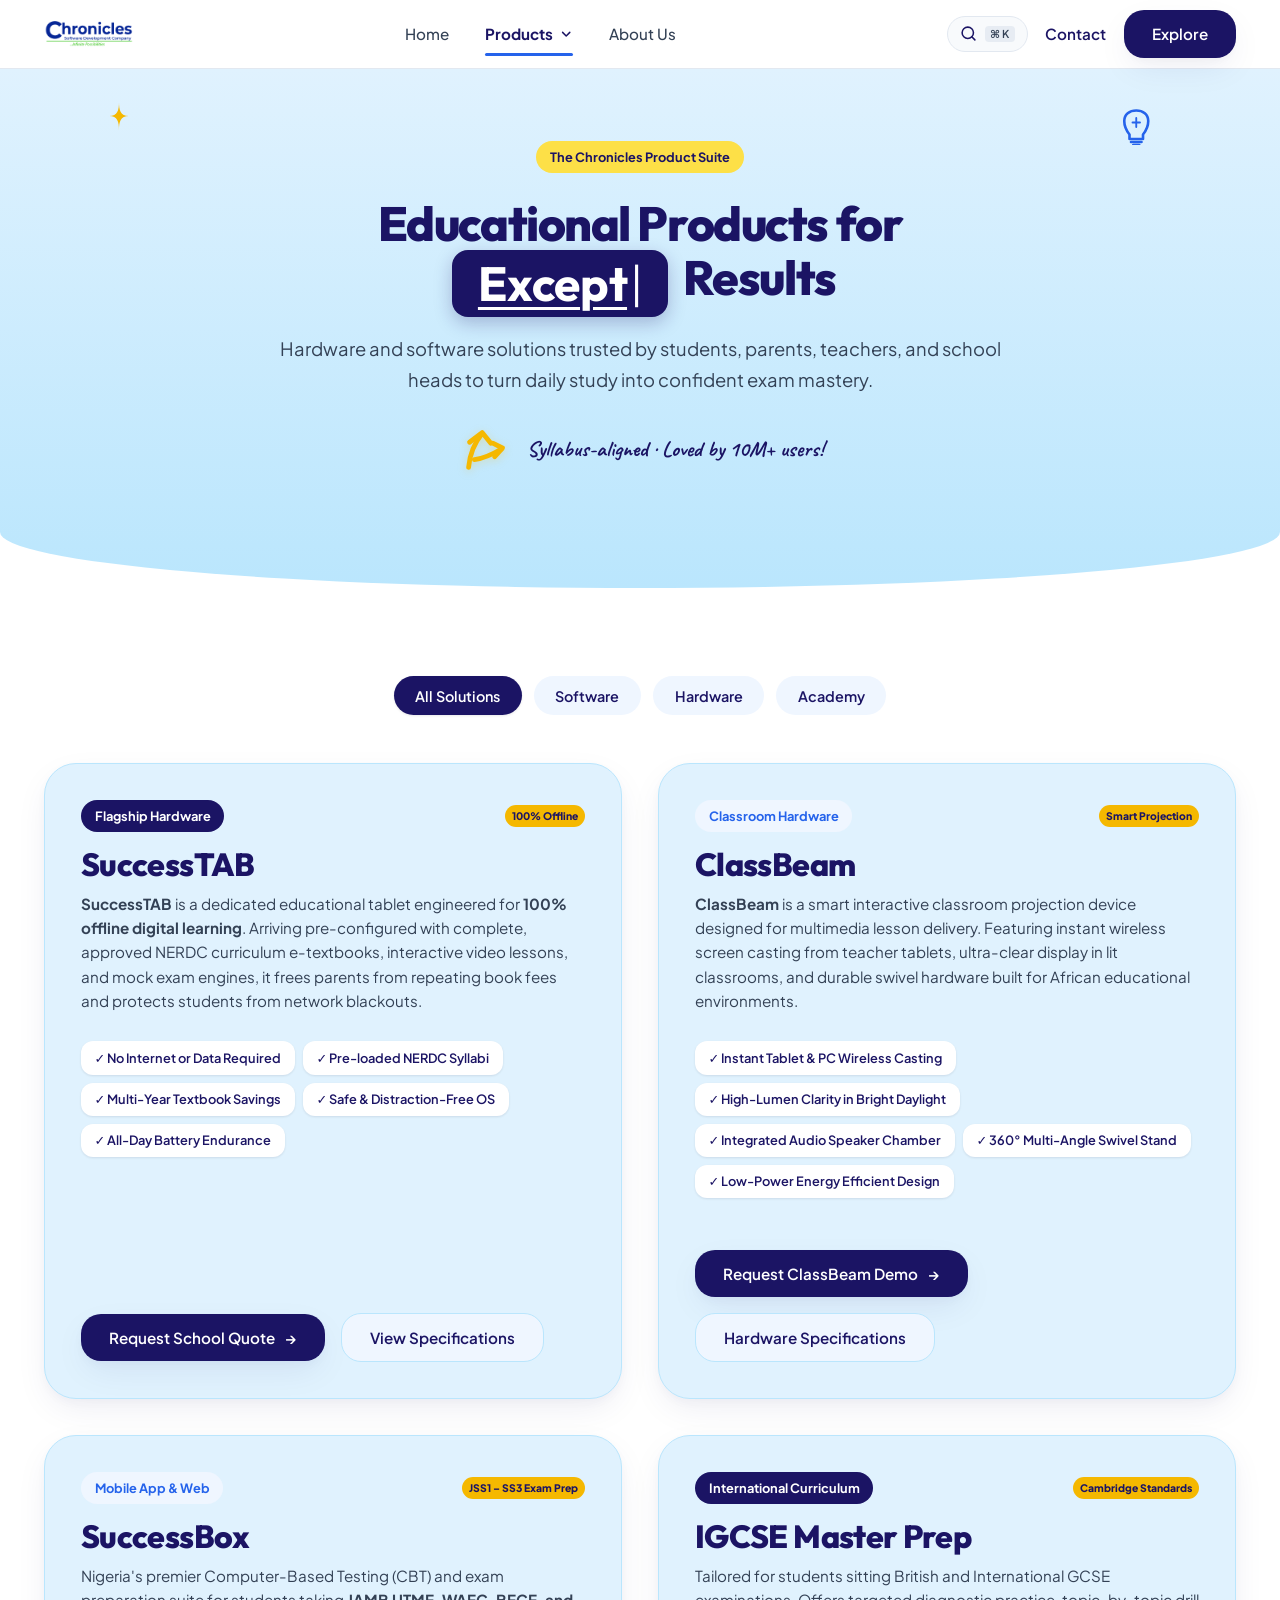
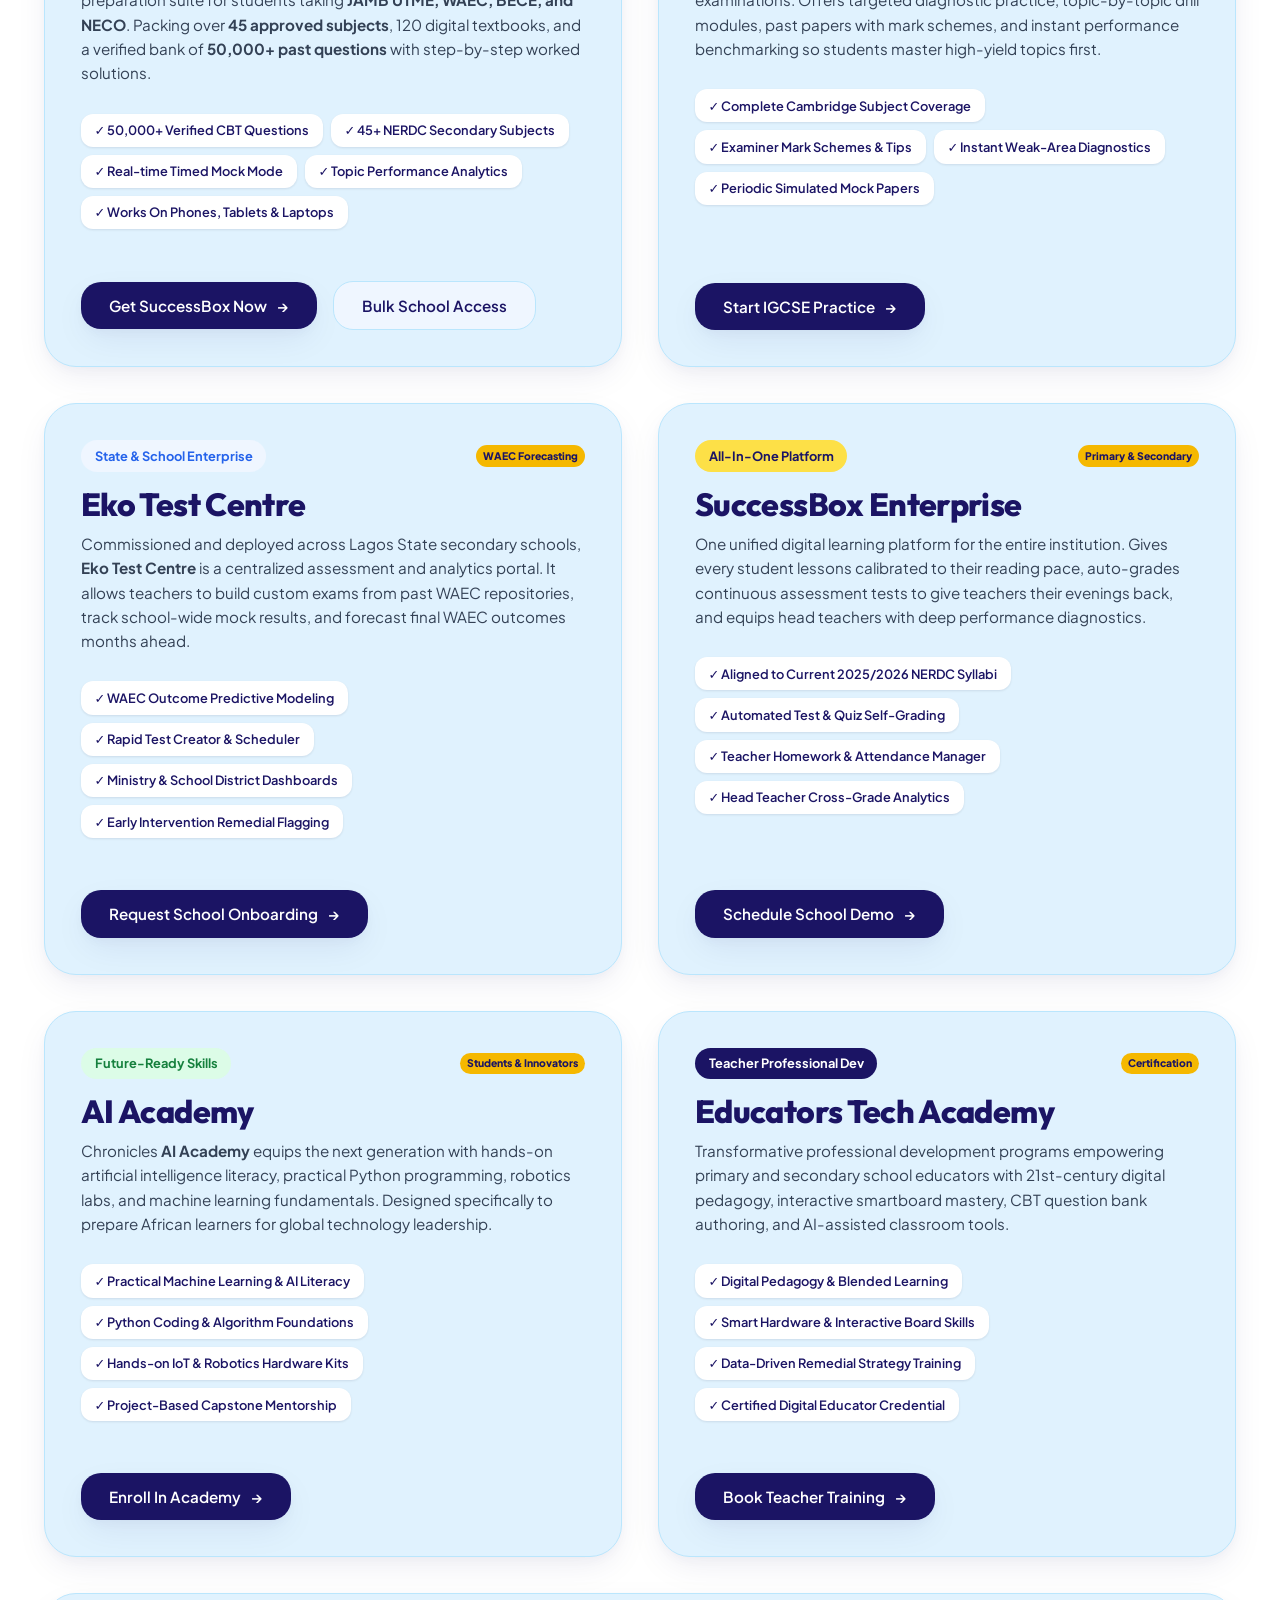
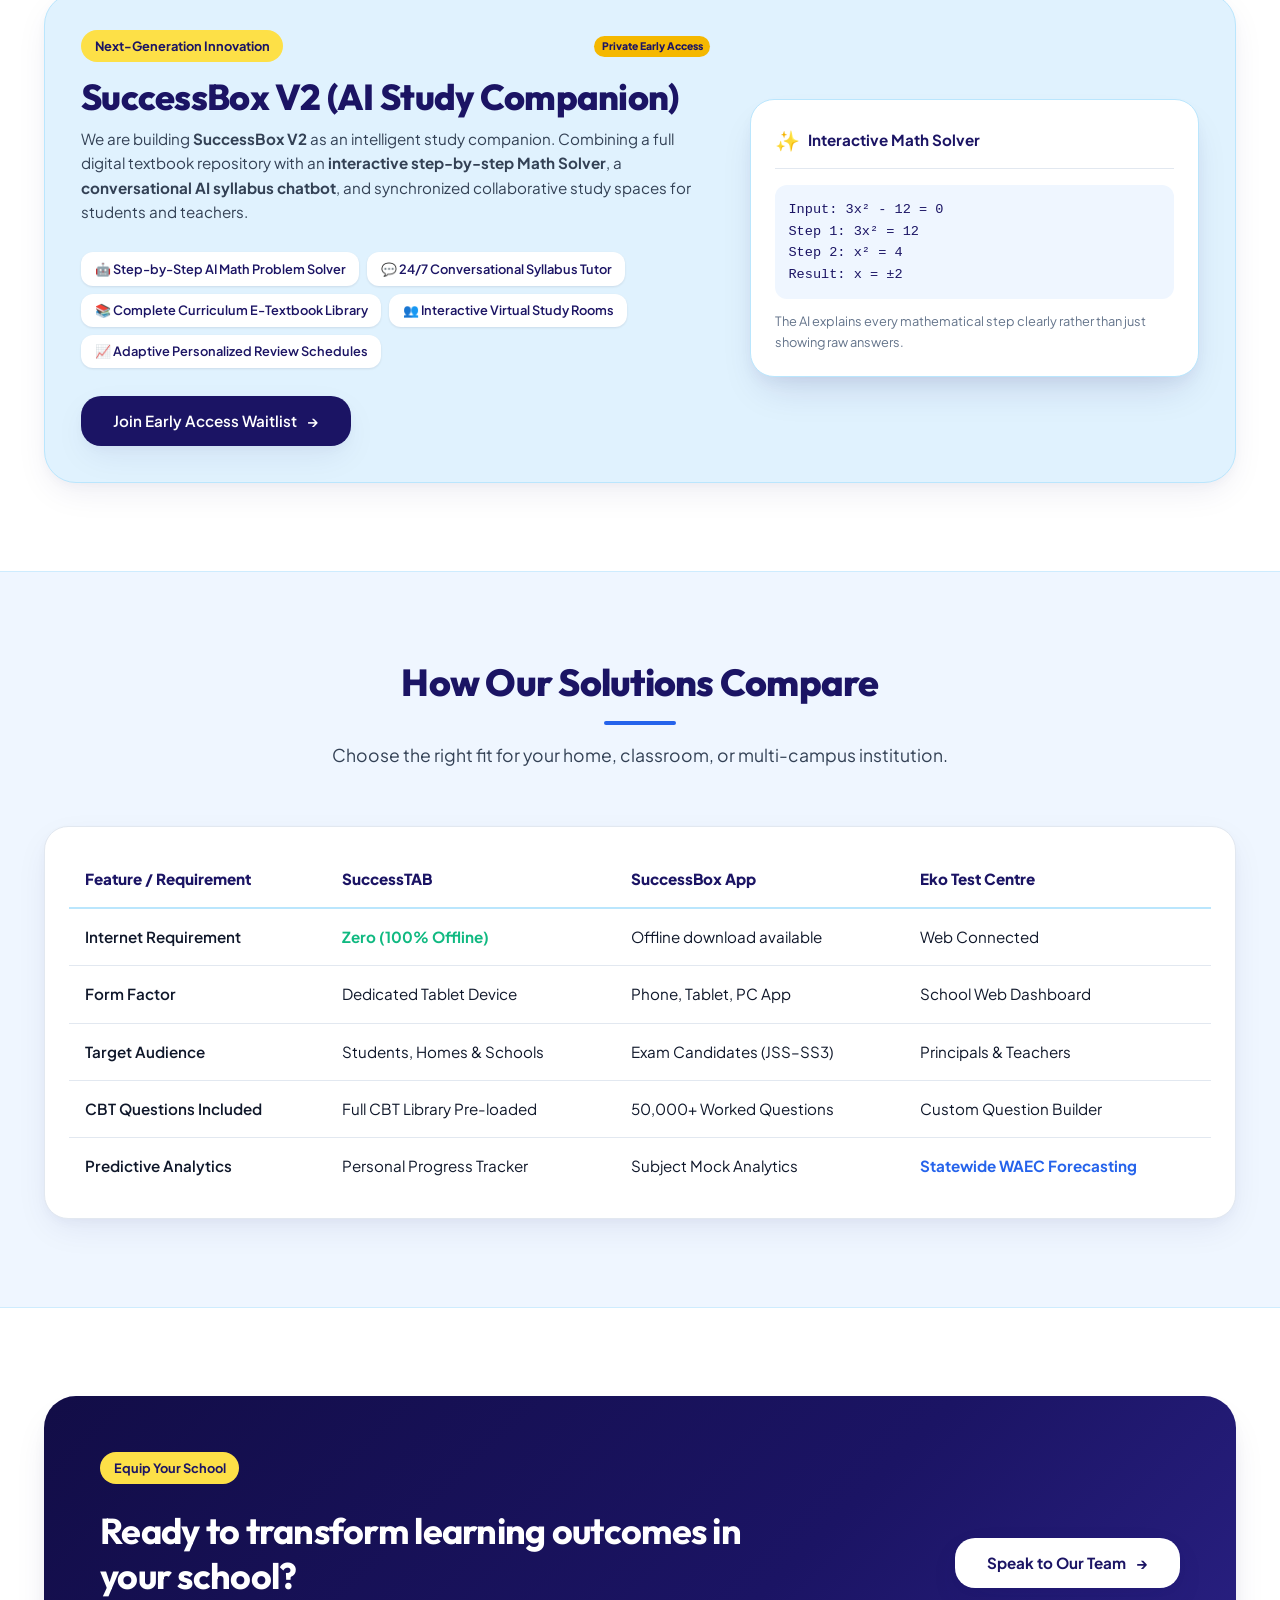
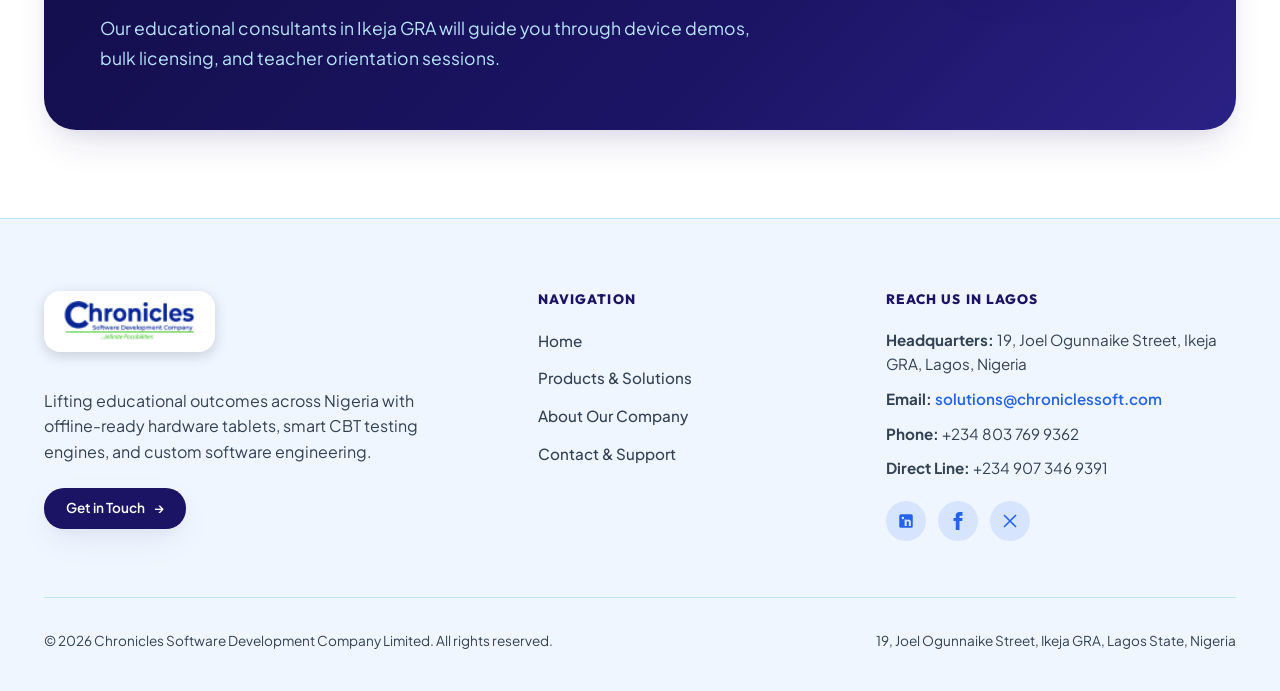
<file: products.html>
<!DOCTYPE html>
<html lang="en">
<head>
  <meta charset="UTF-8" />
  <meta name="viewport" content="width=device-width, initial-scale=1.0" />
  <title>Products &amp; Solutions | Chronicles SDC</title>
  <meta name="description" content="Explore SuccessTAB offline educational tablets, SuccessBox CBT exam apps, IGCSE Prep, and Eko Test Centre from Chronicles SDC Lagos." />
  <link rel="icon" type="image/png" href="images/logo.png" />
  
  <!-- Google Fonts: Outfit (Display & Headings), Plus Jakarta Sans (Body & UI), Caveat (Handwritten) -->
  <link rel="preconnect" href="https://fonts.googleapis.com" />
  <link rel="preconnect" href="https://fonts.gstatic.com" crossorigin />
  <link href="https://fonts.googleapis.com/css2?family=Caveat:wght@600;700&family=Outfit:wght@400;500;600;700;800;900&family=Plus+Jakarta+Sans:ital,wght@0,400;0,500;0,600;0,700;0,800;1,400&display=swap" rel="stylesheet" />

  <!-- Pure CSS Stylesheet -->
  <link rel="stylesheet" href="css/style.css" />

  <!-- Schema.org Structured Data (JSON-LD) -->
  <script type="application/ld+json">
  {
    "@context": "https://schema.org",
    "@type": "Organization",
    "name": "Chronicles Software Development Company",
    "alternateName": "Chronicles SDC",
    "url": "https://chroniclessoft.com",
    "logo": "https://chroniclessoft.com/images/logo.png",
    "description": "Africa's premier educational technology and software engineering company, makers of SuccessTAB, SuccessBox, ClassBeam, and AI Academy.",
    "foundingLocation": "Lagos, Nigeria",
    "address": {
      "@type": "PostalAddress",
      "streetAddress": "19, Joel Ogunnaike Street, Ikeja GRA",
      "addressLocality": "Ikeja",
      "addressRegion": "Lagos",
      "addressCountry": "NG"
    },
    "contactPoint": {
      "@type": "ContactPoint",
      "telephone": "+234-803-769-9362",
      "contactType": "customer support",
      "email": "solutions@chroniclessoft.com",
      "availableLanguage": ["English"]
    },
    "sameAs": [
      "https://successbox.net",
      "https://successtabs.com",
      "https://classbeam.com",
      "https://aiacademy.ng"
    ]
  }
  </script>

</head>
<body>

  <!-- ==========================================================================
       SVG DOODLE SYMBOLS
       ========================================================================== -->
  <svg width="0" height="0" style="position:absolute; display:none;" aria-hidden="true">
    <defs>
      <!-- Double Handwritten Arrow matching user's uploaded reference image -->
      <g id="doodle-double-arrow">
        <path d="M 12 44 C 13 32, 17 20, 26 9" fill="none" stroke="currentColor" stroke-width="5" stroke-linecap="round" stroke-linejoin="round"/>
        <path d="M 13 18 L 26 8 L 35 19" fill="none" stroke="currentColor" stroke-width="5" stroke-linecap="round" stroke-linejoin="round"/>
        <path d="M 18 36 C 26 35, 36 31, 46 25" fill="none" stroke="currentColor" stroke-width="5" stroke-linecap="round" stroke-linejoin="round"/>
        <path d="M 37 19 L 47 24 L 39 33" fill="none" stroke="currentColor" stroke-width="5" stroke-linecap="round" stroke-linejoin="round"/>
      </g>
      <g id="doodle-star">
        <path d="M 24 4 C 24 16, 26 24, 38 24 C 26 24, 24 32, 24 44 C 24 32, 22 24, 10 24 C 22 24, 24 16, 24 4 Z" fill="currentColor"/>
      </g>
      <g id="doodle-bulb">
        <path d="M 18 34 C 14 29, 11 23, 11 16 C 11 7, 18 2, 27 2 C 36 2, 43 7, 43 16 C 43 23, 40 29, 36 34 L 36 40 L 18 40 Z" fill="none" stroke="currentColor" stroke-width="3.5" stroke-linecap="round" stroke-linejoin="round"/>
        <path d="M 20 44 L 34 44 M 23 48 L 31 48" fill="none" stroke="currentColor" stroke-width="3.5" stroke-linecap="round"/>
        <path d="M 27 12 L 27 24 M 22 18 L 32 18" fill="none" stroke="currentColor" stroke-width="2.5" stroke-linecap="round"/>
      </g>
      <g id="icon-book">
        <path d="M4 19.5A2.5 2.5 0 0 1 6.5 17H20" fill="none" stroke="currentColor" stroke-width="2" stroke-linecap="round" stroke-linejoin="round"/>
        <path d="M6.5 2H20v20H6.5A2.5 2.5 0 0 1 4 19.5v-15A2.5 2.5 0 0 1 6.5 2z" fill="none" stroke="currentColor" stroke-width="2" stroke-linecap="round" stroke-linejoin="round"/>
      </g>
    </defs>
  </svg>

  <!-- ==========================================================================
       SITE HEADER / NAVBAR
       ========================================================================== -->
  <header class="site-header">
    <div class="container">
      <div class="header-inner">
        <a href="index.html" class="brand-logo-link" aria-label="Chronicles Software Development Company Home">
          <img src="images/logo.png" alt="Chronicles Software Development Company" class="brand-logo-img" />
        </a>

        <nav class="main-nav" aria-label="Main Navigation">
          <a href="index.html" class="nav-link">Home</a>

          <!-- Products Mega Dropdown (Exact NVIDIA Sidebar Layout) -->
          <div class="nav-item-dropdown" id="productsDropdownWrap">
            <a href="/products" class="nav-link nav-dropdown-btn active" id="btnProductsDropdown" role="button" aria-expanded="false" aria-haspopup="true">
              Products
              <svg class="nav-chevron" width="14" height="14" viewBox="0 0 24 24" fill="none" stroke="currentColor" stroke-width="2.5" stroke-linecap="round" stroke-linejoin="round">
                <polyline points="6 9 12 15 18 9"></polyline>
              </svg>
            </a>
            <div class="products-mega-menu" id="productsMegaMenu" role="menu" aria-label="Products Menu">
              <div class="mega-menu-container">

                <!-- Left Sidebar Categories (NVIDIA Exact Layout) -->
                <nav class="mega-sidebar" aria-label="Product Categories">
                  <button type="button" class="mega-sidebar-btn active" data-tab="tab-software">
                    Software
                  </button>
                  <button type="button" class="mega-sidebar-btn" data-tab="tab-hardware">
                    Hardware
                  </button>
                  <button type="button" class="mega-sidebar-btn" data-tab="tab-academy">
                    Academy
                  </button>
                  <button type="button" class="mega-sidebar-btn" data-tab="tab-enterprise">
                    Enterprise Solutions
                  </button>
                </nav>

                <!-- Right Content Area (2-Column Grid as in Screenshot) -->
                <div class="mega-content-area">

                  <!-- 1. SOFTWARE PANEL -->
                  <div class="mega-tab-panel active" id="tab-software">
                    <h3 class="mega-panel-title">Software</h3>
                    <div class="mega-product-grid">
                      <a href="https://successbox.net" target="_blank" rel="noopener noreferrer" class="mega-product-card">
                        <div class="mega-product-card-title">
                          <span>SuccessBox</span>
                          <svg class="product-arrow" width="15" height="15" viewBox="0 0 24 24" fill="none" stroke="currentColor" stroke-width="2.5" stroke-linecap="round" stroke-linejoin="round" aria-hidden="true"><line x1="5" y1="12" x2="19" y2="12"></line><polyline points="12 5 19 12 12 19"></polyline></svg>
                        </div>
                        <p class="mega-product-card-desc">50,000+ past questions &amp; mock exam engine for WAEC, JAMB &amp; BECE candidates</p>
                      </a>

                      <a href="https://igcsemasterprep.com" target="_blank" rel="noopener noreferrer" class="mega-product-card">
                        <div class="mega-product-card-title">
                          <span>IGCSE Master Prep</span>
                          <svg class="product-arrow" width="15" height="15" viewBox="0 0 24 24" fill="none" stroke="currentColor" stroke-width="2.5" stroke-linecap="round" stroke-linejoin="round" aria-hidden="true"><line x1="5" y1="12" x2="19" y2="12"></line><polyline points="12 5 19 12 12 19"></polyline></svg>
                        </div>
                        <p class="mega-product-card-desc">Cambridge curriculum practice, mock tests, and diagnostic analytics</p>
                      </a>

                      <a href="https://ekotestcentre.com" target="_blank" rel="noopener noreferrer" class="mega-product-card">
                        <div class="mega-product-card-title">
                          <span>Eko Test Centre</span>
                          <svg class="product-arrow" width="15" height="15" viewBox="0 0 24 24" fill="none" stroke="currentColor" stroke-width="2.5" stroke-linecap="round" stroke-linejoin="round" aria-hidden="true"><line x1="5" y1="12" x2="19" y2="12"></line><polyline points="12 5 19 12 12 19"></polyline></svg>
                        </div>
                        <p class="mega-product-card-desc">WAEC outcome predictive modeling and secondary school assessment engine</p>
                      </a>

                      <a href="https://successbox.net/enterprise" target="_blank" rel="noopener noreferrer" class="mega-product-card">
                        <div class="mega-product-card-title">
                          <span>SuccessBox Enterprise</span>
                          <svg class="product-arrow" width="15" height="15" viewBox="0 0 24 24" fill="none" stroke="currentColor" stroke-width="2.5" stroke-linecap="round" stroke-linejoin="round" aria-hidden="true"><line x1="5" y1="12" x2="19" y2="12"></line><polyline points="12 5 19 12 12 19"></polyline></svg>
                        </div>
                        <p class="mega-product-card-desc">All-in-one school learning platform, digital syllabus bank, and teacher LMS</p>
                      </a>
                    </div>
                  </div>

                  <!-- 2. HARDWARE PANEL -->
                  <div class="mega-tab-panel" id="tab-hardware">
                    <h3 class="mega-panel-title">Hardware</h3>
                    <div class="mega-product-grid">
                      <a href="https://successtabs.com" target="_blank" rel="noopener noreferrer" class="mega-product-card">
                        <div class="mega-product-card-title">
                          <span>SuccessTAB</span>
                          <svg class="product-arrow" width="15" height="15" viewBox="0 0 24 24" fill="none" stroke="currentColor" stroke-width="2.5" stroke-linecap="round" stroke-linejoin="round" aria-hidden="true"><line x1="5" y1="12" x2="19" y2="12"></line><polyline points="12 5 19 12 12 19"></polyline></svg>
                        </div>
                        <p class="mega-product-card-desc">100% offline educational tablet preloaded with NERDC textbooks and video lessons</p>
                      </a>

                      <a href="https://classbeam.com" target="_blank" rel="noopener noreferrer" class="mega-product-card">
                        <div class="mega-product-card-title">
                          <span>ClassBeam</span>
                          <svg class="product-arrow" width="15" height="15" viewBox="0 0 24 24" fill="none" stroke="currentColor" stroke-width="2.5" stroke-linecap="round" stroke-linejoin="round" aria-hidden="true"><line x1="5" y1="12" x2="19" y2="12"></line><polyline points="12 5 19 12 12 19"></polyline></svg>
                        </div>
                        <p class="mega-product-card-desc">Smart interactive classroom projector for dynamic multimedia collaboration</p>
                      </a>
                    </div>
                  </div>

                  <!-- 3. ACADEMY PANEL -->
                  <div class="mega-tab-panel" id="tab-academy">
                    <h3 class="mega-panel-title">Academy</h3>
                    <div class="mega-product-grid">
                      <a href="https://aiacademy.ng" target="_blank" rel="noopener noreferrer" class="mega-product-card">
                        <div class="mega-product-card-title">
                          <span>AI Academy</span>
                          <svg class="product-arrow" width="15" height="15" viewBox="0 0 24 24" fill="none" stroke="currentColor" stroke-width="2.5" stroke-linecap="round" stroke-linejoin="round" aria-hidden="true"><line x1="5" y1="12" x2="19" y2="12"></line><polyline points="12 5 19 12 12 19"></polyline></svg>
                        </div>
                        <p class="mega-product-card-desc">Applied AI literacy, Python programming, and robotics labs for students</p>
                      </a>

                      <a href="https://educatorstechacademy.com" target="_blank" rel="noopener noreferrer" class="mega-product-card">
                        <div class="mega-product-card-title">
                          <span>Educators Tech Academy</span>
                          <svg class="product-arrow" width="15" height="15" viewBox="0 0 24 24" fill="none" stroke="currentColor" stroke-width="2.5" stroke-linecap="round" stroke-linejoin="round" aria-hidden="true"><line x1="5" y1="12" x2="19" y2="12"></line><polyline points="12 5 19 12 12 19"></polyline></svg>
                        </div>
                        <p class="mega-product-card-desc">Digital pedagogy, modern classroom tech certification, and teacher upskilling</p>
                      </a>
                    </div>
                  </div>

                  <!-- 4. ENTERPRISE PANEL -->
                  <div class="mega-tab-panel" id="tab-enterprise">
                    <h3 class="mega-panel-title">Enterprise Solutions</h3>
                    <div class="mega-product-grid">
                      <a href="about.html" class="mega-product-card">
                        <div class="mega-product-card-title">
                          <span>Custom Software Engineering</span>
                          <svg class="product-arrow" width="15" height="15" viewBox="0 0 24 24" fill="none" stroke="currentColor" stroke-width="2.5" stroke-linecap="round" stroke-linejoin="round" aria-hidden="true"><line x1="5" y1="12" x2="19" y2="12"></line><polyline points="12 5 19 12 12 19"></polyline></svg>
                        </div>
                        <p class="mega-product-card-desc">Bespoke web, mobile, and cloud platforms engineered for growing organizations</p>
                      </a>

                      <a href="contact.html" class="mega-product-card">
                        <div class="mega-product-card-title">
                          <span>School CBT Center Setup</span>
                          <svg class="product-arrow" width="15" height="15" viewBox="0 0 24 24" fill="none" stroke="currentColor" stroke-width="2.5" stroke-linecap="round" stroke-linejoin="round" aria-hidden="true"><line x1="5" y1="12" x2="19" y2="12"></line><polyline points="12 5 19 12 12 19"></polyline></svg>
                        </div>
                        <p class="mega-product-card-desc">Turnkey digital examination infrastructure, local servers, and test lab deployment</p>
                      </a>
                    </div>
                  </div>

                </div>
              </div>
            </div>
          </div>

          <a href="about.html" class="nav-link">About Us</a>
        </nav>

                <!-- Header Actions: Search Button, Contact Link & Direct Explore Link -->
        <div class="header-actions">
          <!-- Search Icon Button -->
          <button type="button" class="nav-search-btn" id="btnSiteSearch" aria-label="Search website" title="Search website (Ctrl + K)">
            <svg width="18" height="18" viewBox="0 0 24 24" fill="none" stroke="currentColor" stroke-width="2.2" stroke-linecap="round" stroke-linejoin="round" aria-hidden="true">
              <circle cx="11" cy="11" r="8"></circle>
              <line x1="21" y1="21" x2="16.65" y2="16.65"></line>
            </svg>
            <span class="search-kbd-hint"><kbd>⌘</kbd><kbd>K</kbd></span>
          </button>

          <!-- Contact Link (Replaces Support dropdown) -->
          <a href="contact.html" class="nav-contact-link">Contact</a>

          <!-- Explore Button (Direct link to Our Products section, no chevron) -->
          <a href="index.html#flagship-products" class="btn btn-primary btn-explore-nav">Explore</a>

          <!-- Mobile Toggle Hamburger -->
          <button id="mobileNavToggle" class="mobile-nav-toggle" aria-label="Toggle Navigation Menu">
            <svg width="24" height="24" fill="none" stroke="currentColor" viewBox="0 0 24 24">
              <path stroke-linecap="round" stroke-linejoin="round" stroke-width="2.5" d="M4 6h16M4 12h16M4 18h16" />
            </svg>
          </button>
        </div>
      </div>
    </div>

    <div id="mobileNavMenu" class="mobile-nav-menu">
      <a href="index.html" class="mobile-nav-link">Home</a>

      <!-- Mobile Products Collapsible -->
      <button class="mobile-dropdown-btn" id="mobileProductsToggle" aria-expanded="false">
        <span>Products</span>
        <svg class="nav-chevron" width="16" height="16" viewBox="0 0 24 24" fill="none" stroke="currentColor" stroke-width="2.5">
          <polyline points="6 9 12 15 18 9"></polyline>
        </svg>
      </button>
      <div class="mobile-mega-panel" id="mobileMegaPanel">
        <div class="mobile-mega-cat">Software</div>
        <a href="https://successbox.net" target="_blank" rel="noopener noreferrer" class="mobile-mega-link">SuccessBox (Exam Prep) ↗</a>
        <a href="https://igcsemasterprep.com" target="_blank" rel="noopener noreferrer" class="mobile-mega-link">IGCSE Master Prep ↗</a>
        <a href="https://ekotestcentre.com" target="_blank" rel="noopener noreferrer" class="mobile-mega-link">Eko Test Centre ↗</a>
        <a href="https://successbox.net/enterprise" target="_blank" rel="noopener noreferrer" class="mobile-mega-link">SuccessBox Enterprise ↗</a>

        <div class="mobile-mega-cat">Hardware</div>
        <a href="https://successtabs.com" target="_blank" rel="noopener noreferrer" class="mobile-mega-link">SuccessTAB (Offline Tablet) ↗</a>
        <a href="https://classbeam.com" target="_blank" rel="noopener noreferrer" class="mobile-mega-link">ClassBeam (Projector) ↗</a>

        <div class="mobile-mega-cat">Academy</div>
        <a href="https://aiacademy.ng" target="_blank" rel="noopener noreferrer" class="mobile-mega-link">AI Academy ↗</a>
        <a href="https://educatorstechacademy.com" target="_blank" rel="noopener noreferrer" class="mobile-mega-link">Educators Tech Academy ↗</a>
      </div>

      <a href="about.html" class="mobile-nav-link">About Us</a>
      <a href="contact.html" class="mobile-nav-link">Contact</a>
      <a href="index.html#flagship-products" class="mobile-nav-link">Explore Products</a>
    </div>
  </header>

  <!-- Dropdown Dimmed Background Backdrop -->
  <div id="dropdownBackdrop" class="dropdown-backdrop" aria-hidden="true"></div>

  <main>
    <!-- ==========================================================================
         PAGE HERO (CURVED)
         ========================================================================== -->
    <section class="curved-page-hero">
      <!-- Handwritten Doodles -->
      <div class="doodle-box" style="top: 30px; left: 8%; color: var(--color-marker-yellow);">
        <svg width="34" height="34" viewBox="0 0 48 48"><use href="#doodle-star"/></svg>
      </div>
      <div class="doodle-box" style="top: 40px; right: 10%; color: var(--color-cobalt);">
        <svg width="36" height="36" viewBox="0 0 48 48"><use href="#doodle-bulb"/></svg>
      </div>

      <div class="container" style="max-width: 50rem;">
        <span class="pill-badge yellow" style="margin-bottom: 0.75rem;">
          The Chronicles Product Suite
        </span>
        <h1 class="hero-title">
          Educational Products for<br />
          <span class="typing-pill-badge"><span class="typed-word" id="productsTypedBadge" data-typewriter-words='["Exceptional", "Exemplar", "Outstanding", "Extraordinary", "Proven"]'>Exceptional</span><span class="typing-cursor">|</span></span> Results
        </h1>
        <p style="font-size: 1.15rem; color: var(--color-text-slate); line-height: 1.7; margin-bottom: 1.5rem">
          Hardware and software solutions trusted by students, parents, teachers, and school heads to turn daily study into confident exam mastery.
        </p>

        <!-- Handwritten Annotation -->
        <div style="display: inline-flex; align-items: center; gap: 0.75rem;">
          <svg class="handwritten-double-arrow" viewBox="0 0 60 50"><use href="#doodle-double-arrow"/></svg>
          <span class="handwritten-annotation navy">
            Syllabus-aligned · Loved by 10M+ users!
          </span>
        </div>
      </div>
    </section>

    <!-- ==========================================================================
         PRODUCT CATALOGUE WITH INTERACTIVE FILTERING
         ========================================================================== -->
    <section class="section section-light">
      <div class="container">

        <!-- Filter Pills -->
        <div class="product-filters">
          <button class="filter-btn product-filter-btn active" data-filter="all">All Solutions</button>
          <button class="filter-btn product-filter-btn" data-filter="software">Software</button>
          <button class="filter-btn product-filter-btn" data-filter="hardware">Hardware</button>
          <button class="filter-btn product-filter-btn" data-filter="academy">Academy</button>
        </div>

        <!-- Products Grid -->
        <div class="products-grid-detailed">

          <!-- 1. SuccessTAB (Hardware) -->
          <article id="prod-successtab" class="product-detail-card" data-category="all hardware">
            <div>
              <div class="product-badge-row">
                <span class="pill-badge navy">Flagship Hardware</span>
                <span class="tag-badge">100% Offline</span>
              </div>
              <h2 class="product-title" style="font-size: 2rem;">SuccessTAB</h2>
              <p class="product-desc">
                <strong>SuccessTAB</strong> is a dedicated educational tablet engineered for <strong>100% offline digital learning</strong>. Arriving pre-configured with complete, approved NERDC curriculum e-textbooks, interactive video lessons, and mock exam engines, it frees parents from repeating book fees and protects students from network blackouts.
              </p>

              <div class="feature-pill-list">
                <span class="feature-pill">✓ No Internet or Data Required</span>
                <span class="feature-pill">✓ Pre-loaded NERDC Syllabi</span>
                <span class="feature-pill">✓ Multi-Year Textbook Savings</span>
                <span class="feature-pill">✓ Safe &amp; Distraction-Free OS</span>
                <span class="feature-pill">✓ All-Day Battery Endurance</span>
              </div>
            </div>

            <div style="display:flex; flex-wrap:wrap; gap:1rem; align-items:center; margin-top:1.5rem">
              <button data-demo="SuccessTAB Educational Tablet Quote" class="btn btn-primary btn-arrow">
                Request School Quote <span class="arrow">→</span>
              </button>
              <button data-demo="SuccessTAB Spec Sheet" class="btn btn-secondary">
                View Specifications
              </button>
            </div>
          </article>

          <!-- 2. ClassBeam (Hardware) -->
          <article id="prod-classbeam" class="product-detail-card" data-category="all hardware">
            <div>
              <div class="product-badge-row">
                <span class="pill-badge blue">Classroom Hardware</span>
                <span class="tag-badge">Smart Projection</span>
              </div>
              <h2 class="product-title" style="font-size: 2rem;">ClassBeam</h2>
              <p class="product-desc">
                <strong>ClassBeam</strong> is a smart interactive classroom projection device designed for multimedia lesson delivery. Featuring instant wireless screen casting from teacher tablets, ultra-clear display in lit classrooms, and durable swivel hardware built for African educational environments.
              </p>

              <div class="feature-pill-list">
                <span class="feature-pill">✓ Instant Tablet &amp; PC Wireless Casting</span>
                <span class="feature-pill">✓ High-Lumen Clarity in Bright Daylight</span>
                <span class="feature-pill">✓ Integrated Audio Speaker Chamber</span>
                <span class="feature-pill">✓ 360° Multi-Angle Swivel Stand</span>
                <span class="feature-pill">✓ Low-Power Energy Efficient Design</span>
              </div>
            </div>

            <div style="display:flex; flex-wrap:wrap; gap:1rem; align-items:center; margin-top:1.5rem">
              <button data-demo="ClassBeam Classroom Deployment Quote" class="btn btn-primary btn-arrow">
                Request ClassBeam Demo <span class="arrow">→</span>
              </button>
              <button data-demo="ClassBeam Hardware Specs" class="btn btn-secondary">
                Hardware Specifications
              </button>
            </div>
          </article>

          <!-- 3. SuccessBox (Software) -->
          <article id="prod-successbox" class="product-detail-card" data-category="all software">
            <div>
              <div class="product-badge-row">
                <span class="pill-badge blue">Mobile App &amp; Web</span>
                <span class="tag-badge">JSS1 – SS3 Exam Prep</span>
              </div>
              <h2 class="product-title" style="font-size: 2rem;">SuccessBox</h2>
              <p class="product-desc">
                Nigeria's premier Computer-Based Testing (CBT) and exam preparation suite for students taking <strong>JAMB UTME, WAEC, BECE, and NECO</strong>. Packing over <strong>45 approved subjects</strong>, 120 digital textbooks, and a verified bank of <strong>50,000+ past questions</strong> with step-by-step worked solutions.
              </p>

              <div class="feature-pill-list">
                <span class="feature-pill">✓ 50,000+ Verified CBT Questions</span>
                <span class="feature-pill">✓ 45+ NERDC Secondary Subjects</span>
                <span class="feature-pill">✓ Real-time Timed Mock Mode</span>
                <span class="feature-pill">✓ Topic Performance Analytics</span>
                <span class="feature-pill">✓ Works On Phones, Tablets &amp; Laptops</span>
              </div>
            </div>

            <div style="display:flex; flex-wrap:wrap; gap:1rem; align-items:center; margin-top:1.5rem">
              <button data-demo="SuccessBox Student License" class="btn btn-primary btn-arrow">
                Get SuccessBox Now <span class="arrow">→</span>
              </button>
              <button data-demo="SuccessBox School Bulk Access" class="btn btn-secondary">
                Bulk School Access
              </button>
            </div>
          </article>

          <!-- 4. IGCSE Master Prep (Software) -->
          <article id="prod-igcse" class="product-detail-card" data-category="all software">
            <div>
              <div class="product-badge-row">
                <span class="pill-badge navy">International Curriculum</span>
                <span class="tag-badge">Cambridge Standards</span>
              </div>
              <h2 class="product-title" style="font-size: 2rem;">IGCSE Master Prep</h2>
              <p class="product-desc">
                Tailored for students sitting British and International GCSE examinations. Offers targeted diagnostic practice, topic-by-topic drill modules, past papers with mark schemes, and instant performance benchmarking so students master high-yield topics first.
              </p>

              <div class="feature-pill-list">
                <span class="feature-pill">✓ Complete Cambridge Subject Coverage</span>
                <span class="feature-pill">✓ Examiner Mark Schemes &amp; Tips</span>
                <span class="feature-pill">✓ Instant Weak-Area Diagnostics</span>
                <span class="feature-pill">✓ Periodic Simulated Mock Papers</span>
              </div>
            </div>

            <div style="display:flex; flex-wrap:wrap; gap:1rem; align-items:center; margin-top:1.5rem">
              <button data-demo="IGCSE Master Prep Subscription" class="btn btn-primary btn-arrow">
                Start IGCSE Practice <span class="arrow">→</span>
              </button>
            </div>
          </article>

          <!-- 5. Eko Test Centre (Software) -->
          <article id="prod-ekotest" class="product-detail-card" data-category="all software">
            <div>
              <div class="product-badge-row">
                <span class="pill-badge blue">State &amp; School Enterprise</span>
                <span class="tag-badge">WAEC Forecasting</span>
              </div>
              <h2 class="product-title" style="font-size: 2rem;">Eko Test Centre</h2>
              <p class="product-desc">
                Commissioned and deployed across Lagos State secondary schools, <strong>Eko Test Centre</strong> is a centralized assessment and analytics portal. It allows teachers to build custom exams from past WAEC repositories, track school-wide mock results, and forecast final WAEC outcomes months ahead.
              </p>

              <div class="feature-pill-list">
                <span class="feature-pill">✓ WAEC Outcome Predictive Modeling</span>
                <span class="feature-pill">✓ Rapid Test Creator &amp; Scheduler</span>
                <span class="feature-pill">✓ Ministry &amp; School District Dashboards</span>
                <span class="feature-pill">✓ Early Intervention Remedial Flagging</span>
              </div>
            </div>

            <div style="display:flex; flex-wrap:wrap; gap:1rem; align-items:center; margin-top:1.5rem">
              <button data-demo="Eko Test Centre School Deployment" class="btn btn-primary btn-arrow">
                Request School Onboarding <span class="arrow">→</span>
              </button>
            </div>
          </article>

          <!-- 6. SuccessBox Enterprise (Software) -->
          <article id="prod-successbox-enterprise" class="product-detail-card" data-category="all software">
            <div>
              <div class="product-badge-row">
                <span class="pill-badge yellow">All-In-One Platform</span>
                <span class="tag-badge">Primary &amp; Secondary</span>
              </div>
              <h2 class="product-title" style="font-size: 2rem;">SuccessBox Enterprise</h2>
              <p class="product-desc">
                One unified digital learning platform for the entire institution. Gives every student lessons calibrated to their reading pace, auto-grades continuous assessment tests to give teachers their evenings back, and equips head teachers with deep performance diagnostics.
              </p>

              <div class="feature-pill-list">
                <span class="feature-pill">✓ Aligned to Current 2025/2026 NERDC Syllabi</span>
                <span class="feature-pill">✓ Automated Test &amp; Quiz Self-Grading</span>
                <span class="feature-pill">✓ Teacher Homework &amp; Attendance Manager</span>
                <span class="feature-pill">✓ Head Teacher Cross-Grade Analytics</span>
              </div>
            </div>

            <div style="display:flex; flex-wrap:wrap; gap:1rem; align-items:center; margin-top:1.5rem">
              <button data-demo="SuccessBox Enterprise School Onboarding" class="btn btn-primary btn-arrow">
                Schedule School Demo <span class="arrow">→</span>
              </button>
            </div>
          </article>

          <!-- 7. AI Academy (Academy) -->
          <article id="prod-ai-academy" class="product-detail-card" data-category="all academy">
            <div>
              <div class="product-badge-row">
                <span class="pill-badge green" style="background:#DCFCE7; color:#15803D">Future-Ready Skills</span>
                <span class="tag-badge">Students &amp; Innovators</span>
              </div>
              <h2 class="product-title" style="font-size: 2rem;">AI Academy</h2>
              <p class="product-desc">
                Chronicles <strong>AI Academy</strong> equips the next generation with hands-on artificial intelligence literacy, practical Python programming, robotics labs, and machine learning fundamentals. Designed specifically to prepare African learners for global technology leadership.
              </p>

              <div class="feature-pill-list">
                <span class="feature-pill">✓ Practical Machine Learning &amp; AI Literacy</span>
                <span class="feature-pill">✓ Python Coding &amp; Algorithm Foundations</span>
                <span class="feature-pill">✓ Hands-on IoT &amp; Robotics Hardware Kits</span>
                <span class="feature-pill">✓ Project-Based Capstone Mentorship</span>
              </div>
            </div>

            <div style="display:flex; flex-wrap:wrap; gap:1rem; align-items:center; margin-top:1.5rem">
              <button data-demo="AI Academy Cohort Registration" class="btn btn-primary btn-arrow">
                Enroll In Academy <span class="arrow">→</span>
              </button>
            </div>
          </article>

          <!-- 8. Educators Tech Academy (Academy) -->
          <article id="prod-educators-bootcamp" class="product-detail-card" data-category="all academy">
            <div>
              <div class="product-badge-row">
                <span class="pill-badge navy">Teacher Professional Dev</span>
                <span class="tag-badge">Certification</span>
              </div>
              <h2 class="product-title" style="font-size: 2rem;">Educators Tech Academy</h2>
              <p class="product-desc">
                Transformative professional development programs empowering primary and secondary school educators with 21st-century digital pedagogy, interactive smartboard mastery, CBT question bank authoring, and AI-assisted classroom tools.
              </p>

              <div class="feature-pill-list">
                <span class="feature-pill">✓ Digital Pedagogy &amp; Blended Learning</span>
                <span class="feature-pill">✓ Smart Hardware &amp; Interactive Board Skills</span>
                <span class="feature-pill">✓ Data-Driven Remedial Strategy Training</span>
                <span class="feature-pill">✓ Certified Digital Educator Credential</span>
              </div>
            </div>

            <div style="display:flex; flex-wrap:wrap; gap:1rem; align-items:center; margin-top:1.5rem">
              <button data-demo="Educators Tech Academy School Training" class="btn btn-primary btn-arrow">
                Book Teacher Training <span class="arrow">→</span>
              </button>
            </div>
          </article>

          <!-- 9. SuccessBox V2 (AI Companion - Innovation) -->
          <article id="prod-successbox-v2" class="product-detail-card span-full" data-category="all software">
            <div style="display:grid; grid-template-columns: 1.4fr 1fr; gap:2.5rem; align-items:center">
              <div>
                <div class="product-badge-row">
                  <span class="pill-badge yellow">Next-Generation Innovation</span>
                  <span class="tag-badge">Private Early Access</span>
                </div>
                <h2 class="product-title" style="font-size: 2.25rem;">SuccessBox V2 (AI Study Companion)</h2>
                <p class="product-desc">
                  We are building <strong>SuccessBox V2</strong> as an intelligent study companion. Combining a full digital textbook repository with an <strong>interactive step-by-step Math Solver</strong>, a <strong>conversational AI syllabus chatbot</strong>, and synchronized collaborative study spaces for students and teachers.
                </p>

                <div class="feature-pill-list">
                  <span class="feature-pill">🤖 Step-by-Step AI Math Problem Solver</span>
                  <span class="feature-pill">💬 24/7 Conversational Syllabus Tutor</span>
                  <span class="feature-pill">📚 Complete Curriculum E-Textbook Library</span>
                  <span class="feature-pill">👥 Interactive Virtual Study Rooms</span>
                  <span class="feature-pill">📈 Adaptive Personalized Review Schedules</span>
                </div>

                <div style="margin-top: 1.75rem;">
                  <button data-demo="SuccessBox V2 AI Early Access Waitlist" class="btn btn-primary btn-arrow" style="padding:1rem 2rem;">
                    Join Early Access Waitlist <span class="arrow">→</span>
                  </button>
                </div>
              </div>

              <!-- AI Visual Graphic Box -->
              <div style="background:white; border-radius:1.5rem; padding:1.5rem; border:1px solid var(--color-sky); box-shadow:var(--shadow-card)">
                <div style="display:flex; align-items:center; gap:0.5rem; margin-bottom:1rem; border-bottom:1px solid var(--color-border); padding-bottom:0.75rem">
                  <span style="font-size:1.25rem">✨</span>
                  <strong style="color:var(--color-navy); font-size:0.95rem">Interactive Math Solver</strong>
                </div>
                <div style="font-family:monospace; font-size:0.85rem; background:var(--color-sky-tint); padding:0.85rem; border-radius:0.75rem; color:var(--color-navy); margin-bottom:0.75rem">
                  Input: 3x² - 12 = 0<br>
                  Step 1: 3x² = 12<br>
                  Step 2: x² = 4<br>
                  Result: x = ±2
                </div>
                <p style="font-size:0.8rem; color:var(--color-text-muted)">
                  The AI explains every mathematical step clearly rather than just showing raw answers.
                </p>
              </div>
            </div>
          </article>

        </div>
      </div>
    </section>

    <!-- ==========================================================================
         COMPARISON MATRIX SECTION
         ========================================================================== -->
    <section class="section section-tint">
      <div class="container">
        <div class="section-header">
          <h2 class="section-title">How Our Solutions Compare</h2>
          <div class="section-divider"></div>
          <p class="section-desc">Choose the right fit for your home, classroom, or multi-campus institution.</p>
        </div>

        <div style="overflow-x:auto; background:white; border-radius:1.5rem; border:1px solid var(--color-border); box-shadow:var(--shadow-soft); padding:1.5rem">
          <table style="width:100%; border-collapse:collapse; text-align:left; font-size:0.95rem">
            <thead>
              <tr style="border-bottom:2px solid var(--color-sky)">
                <th style="padding:1rem; color:var(--color-navy); font-weight:800">Feature / Requirement</th>
                <th style="padding:1rem; color:var(--color-navy); font-weight:800">SuccessTAB</th>
                <th style="padding:1rem; color:var(--color-navy); font-weight:800">SuccessBox App</th>
                <th style="padding:1rem; color:var(--color-navy); font-weight:800">Eko Test Centre</th>
              </tr>
            </thead>
            <tbody>
              <tr style="border-bottom:1px solid var(--color-border)">
                <td style="padding:1rem; font-weight:600">Internet Requirement</td>
                <td style="padding:1rem; color:var(--color-success); font-weight:bold">Zero (100% Offline)</td>
                <td style="padding:1rem">Offline download available</td>
                <td style="padding:1rem">Web Connected</td>
              </tr>
              <tr style="border-bottom:1px solid var(--color-border)">
                <td style="padding:1rem; font-weight:600">Form Factor</td>
                <td style="padding:1rem">Dedicated Tablet Device</td>
                <td style="padding:1rem">Phone, Tablet, PC App</td>
                <td style="padding:1rem">School Web Dashboard</td>
              </tr>
              <tr style="border-bottom:1px solid var(--color-border)">
                <td style="padding:1rem; font-weight:600">Target Audience</td>
                <td style="padding:1rem">Students, Homes &amp; Schools</td>
                <td style="padding:1rem">Exam Candidates (JSS–SS3)</td>
                <td style="padding:1rem">Principals &amp; Teachers</td>
              </tr>
              <tr style="border-bottom:1px solid var(--color-border)">
                <td style="padding:1rem; font-weight:600">CBT Questions Included</td>
                <td style="padding:1rem">Full CBT Library Pre-loaded</td>
                <td style="padding:1rem">50,000+ Worked Questions</td>
                <td style="padding:1rem">Custom Question Builder</td>
              </tr>
              <tr>
                <td style="padding:1rem; font-weight:600">Predictive Analytics</td>
                <td style="padding:1rem">Personal Progress Tracker</td>
                <td style="padding:1rem">Subject Mock Analytics</td>
                <td style="padding:1rem; color:var(--color-cobalt); font-weight:bold">Statewide WAEC Forecasting</td>
              </tr>
            </tbody>
          </table>
        </div>
      </div>
    </section>

    <!-- ==========================================================================
         CALL TO ACTION BANNER
         ========================================================================== -->
    <section class="section section-light">
      <div class="container">
        <div class="custom-eng-banner">
          <div class="custom-eng-grid">
            <div>
              <span class="pill-badge yellow" style="margin-bottom:0.75rem;">Equip Your School</span>
              <h2>Ready to transform learning outcomes in your school?</h2>
              <p>
                Our educational consultants in Ikeja GRA will guide you through device demos, bulk licensing, and teacher orientation sessions.
              </p>
            </div>
            <div style="display:flex; justify-content:flex-end;">
              <a href="contact.html" class="btn btn-white btn-arrow" style="font-weight:700; padding:1rem 2rem;">
                Speak to Our Team <span class="arrow">→</span>
              </a>
            </div>
          </div>
        </div>
      </div>
    </section>
  </main>

  <!-- ==========================================================================
       SITE FOOTER
       ========================================================================== -->
  <footer class="site-footer">
    <div class="container">
      <div class="footer-grid">
        <div class="footer-brand">
          <a href="index.html" class="footer-brand-logo-wrap" aria-label="Chronicles Software Development Company Home">
            <img src="images/logo.png" alt="Chronicles Software Development Company" />
          </a>
          <p>
            Lifting educational outcomes across Nigeria with offline-ready hardware tablets, smart CBT testing engines, and custom software engineering.
          </p>
          <a href="contact.html" class="btn btn-primary btn-arrow" style="padding:0.75rem 1.35rem; font-size:0.85rem">
            Get in Touch <span class="arrow">→</span>
          </a>
        </div>

        <div>
          <h4 class="footer-heading">Navigation</h4>
          <ul class="footer-links">
            <li><a href="index.html" class="footer-link">Home</a></li>
            <li><a href="index.html#flagship-products" class="footer-link">Products &amp; Solutions</a></li>
            <li><a href="about.html" class="footer-link">About Our Company</a></li>
            <li><a href="contact.html" class="footer-link">Contact &amp; Support</a></li>
          </ul>
        </div>

        <div>
          <h4 class="footer-heading">Reach Us in Lagos</h4>
          <ul class="footer-contact-list">
            <li><strong>Headquarters:</strong> 19, Joel Ogunnaike Street, Ikeja GRA, Lagos, Nigeria</li>
            <li><strong>Email:</strong> <a href="mailto:solutions@chroniclessoft.com" style="color:var(--color-cobalt); font-weight:600">solutions@chroniclessoft.com</a></li>
            <li><strong>Phone:</strong> +234 803 769 9362</li>
            <li><strong>Direct Line:</strong> +234 907 346 9391</li>
          </ul>
          <div class="footer-social-row">
            <a href="#" class="social-btn" aria-label="LinkedIn">
              <svg width="18" height="18" fill="currentColor" viewBox="0 0 24 24"><path d="M19 3a2 2 0 0 1 2 2v14a2 2 0 0 1-2 2H5a2 2 0 0 1-2-2V5a2 2 0 0 1 2-2h14m-.5 15.5v-5.3a3.26 3.26 0 0 0-3.26-3.26c-.85 0-1.84.52-2.28 1.3v-1.11h-2.79v8.37h2.79v-4.93c0-.77.62-1.4 1.39-1.4a1.4 1.4 0 0 1 1.4 1.4v4.93h2.75M6.46 10.9h2.79v8.37H6.46v-8.37M7.86 6.31a1.62 1.62 0 1 0 0 3.24 1.62 1.62 0 0 0 0-3.24z"/></svg>
            </a>
            <a href="#" class="social-btn" aria-label="Facebook">
              <svg width="18" height="18" fill="currentColor" viewBox="0 0 24 24"><path d="M9 8H6v4h3v12h5V12h3.6l.4-4h-4V6.3c0-.95.2-1.3 1.1-1.3H18V0h-3.8C10.6 0 9 1.6 9 4.6z"/></svg>
            </a>
            <a href="#" class="social-btn" aria-label="Twitter / X">
              <svg width="18" height="18" fill="none" stroke="currentColor" stroke-width="2.2" viewBox="0 0 24 24"><path d="M4 4l16 16M20 4L4 20"/></svg>
            </a>
          </div>
        </div>
      </div>

      <div class="footer-bottom-bar">
        <p>© 2026 Chronicles Software Development Company Limited. All rights reserved.</p>
        <p>19, Joel Ogunnaike Street, Ikeja GRA, Lagos State, Nigeria</p>
      </div>
    </div>
  </footer>

  <!-- ==========================================================================
       DEMO / QUOTE MODAL
       ========================================================================== -->
  <div id="demoModal" class="modal-overlay" role="dialog" aria-modal="true" aria-labelledby="demoModalTitle">
    <div class="modal-dialog">
      <button id="demoCloseBtn" class="modal-close-btn" aria-label="Close Modal">✕</button>
      <span class="pill-badge yellow" style="margin-bottom:0.75rem;">Chronicles Solutions Desk</span>
      <h3 id="demoModalTitle" style="font-size:1.65rem; color:var(--color-navy); margin-bottom:0.5rem">Request a Demo</h3>
      <p style="color:var(--color-text-slate); font-size:0.9rem; margin-bottom:1.5rem">
        Let us know what you'd like to explore and our Lagos education team will follow up within 24 hours.
      </p>

      <form id="demoForm">
        <div class="form-group">
          <label class="form-label">Selected Solution</label>
          <input type="text" id="demoSubjectInput" readonly class="form-input" style="background:var(--color-sky-tint); font-weight:700; color:var(--color-navy)" />
        </div>
        <div class="form-group">
          <label for="modalName" class="form-label">Full Name / School Name *</label>
          <input type="text" id="modalName" required placeholder="e.g. Mrs. Chioma Nwosu, Sunrise Academy" class="form-input" />
        </div>
        <div class="form-grid-row">
          <div class="form-group">
            <label for="modalEmail" class="form-label">Email Address *</label>
            <input type="email" id="modalEmail" required placeholder="name@school.edu.ng" class="form-input" />
          </div>
          <div class="form-group">
            <label for="modalPhone" class="form-label">Phone Number *</label>
            <input type="tel" id="modalPhone" required placeholder="+234 800 000 0000" class="form-input" />
          </div>
        </div>
        <button type="submit" class="btn btn-primary" style="width:100%; padding:1rem; font-size:1rem; margin-top:0.5rem">
          Submit Request
        </button>
      </form>

      <div id="demoSuccessBox" class="form-success-box">
        <div style="width:3.5rem; height:3.5rem; border-radius:50%; background:#D1FAE5; color:#059669; display:flex; align-items:center; justify-content:center; margin:0 auto 1rem; font-size:1.75rem">
          ✓
        </div>
        <h4 style="font-size:1.35rem; color:#065F46; margin-bottom:0.4rem">Request Successfully Received!</h4>
        <p style="color:#047857; font-size:0.9rem;">
          Thank you! Our Ikeja GRA team will review your requirements and reach out promptly.
        </p>
      </div>
    </div>
  </div>

  <script src="js/main.js"></script>

  <!-- ==========================================================================
       SITE-WIDE SEARCH MODAL (SEARCH WHOLE WEBSITE)
       ========================================================================== -->
  <div id="siteSearchModal" class="site-search-modal" role="dialog" aria-modal="true" aria-label="Search Chronicles website" style="display:none;">
    <div class="search-modal-backdrop" id="searchBackdrop"></div>
    <div class="search-modal-card">
      <div class="search-input-wrapper">
        <svg class="search-icon-input" width="20" height="20" viewBox="0 0 24 24" fill="none" stroke="currentColor" stroke-width="2.2" stroke-linecap="round" stroke-linejoin="round" aria-hidden="true">
          <circle cx="11" cy="11" r="8"></circle>
          <line x1="21" y1="21" x2="16.65" y2="16.65"></line>
        </svg>
        <input type="search" id="siteSearchInput" class="search-input" placeholder="Search products, hardware, academy, solutions, guides..." autocomplete="off" spellcheck="false" />
        <button type="button" class="search-close-btn" id="btnSearchClose" aria-label="Close search">
          <svg width="18" height="18" viewBox="0 0 24 24" fill="none" stroke="currentColor" stroke-width="2.5" stroke-linecap="round" stroke-linejoin="round"><line x1="18" y1="6" x2="6" y2="18"></line><line x1="6" y1="6" x2="18" y2="18"></line></svg>
        </button>
      </div>

      <div class="search-body">
        <!-- Quick Tag Suggestions when empty -->
        <div id="searchSuggestions" class="search-suggestions">
          <div class="search-section-label">Popular Searches</div>
          <div class="search-tags-row">
            <button type="button" class="search-tag-chip" data-query="SuccessBox">SuccessBox</button>
            <button type="button" class="search-tag-chip" data-query="SuccessTAB">SuccessTAB</button>
            <button type="button" class="search-tag-chip" data-query="ClassBeam">ClassBeam</button>
          </div>
        </div>

        <!-- Dynamic Results List -->
        <div id="searchResultsList" class="search-results-list" role="listbox"></div>
      </div>

    </div>
  </div>

</body>
</html>
</file>
<file: css/style.css>
/* ==========================================================================
   CHRONICLES SDC — OFFICIAL STYLESHEET
   Pure Vanilla CSS3 (No Tailwind runtime needed)
   Ed-Tech & Software Engineering · Ikeja GRA, Lagos
   ========================================================================== */

/* Google Fonts loaded via <link> in HTML — no @import needed */

/* --- Root Design Variables --- */
:root {
  --color-navy: #1B1464;
  --color-navy-dark: #120D47;
  --color-navy-light: #2A2185;
  --color-cobalt: #2563EB;
  --color-cobalt-light: #3B82F6;
  --color-cobalt-dark: #1D4ED8;
  --color-sky: #BAE6FD;
  --color-sky-tint: #EFF6FF;
  --color-sky-card: #E0F2FE;
  --color-marker-yellow: #F5B800;
  /* Exact handwritten marker yellow from user image */
  --color-marker-yellow-light: #FEF08A;
  --color-amber-pill: #FDE047;
  --color-text-dark: #0F172A;
  --color-text-slate: #334155;
  --color-text-muted: #64748B;
  --color-text-light: #94A3B8;
  --color-border: #E2E8F0;
  --color-border-light: #F1F5F9;
  --color-bg-white: #FFFFFF;
  --color-bg-light: #F8FAFC;
  --color-success: #10B981;
  --color-danger: #EF4444;

  --font-sans: 'Plus Jakarta Sans', system-ui, -apple-system, BlinkMacSystemFont, 'Segoe UI', Roboto, sans-serif;
  --font-display: 'Outfit', system-ui, -apple-system, BlinkMacSystemFont, 'Segoe UI', sans-serif;
  --font-handwritten: 'Caveat', cursive, sans-serif;

  --shadow-sm: 0 1px 3px rgba(15, 23, 42, 0.06), 0 1px 2px rgba(15, 23, 42, 0.04);
  --shadow-md: 0 4px 6px -1px rgba(15, 23, 42, 0.08), 0 2px 4px -2px rgba(15, 23, 42, 0.05);
  --shadow-soft: 0 12px 35px -5px rgba(27, 20, 100, 0.08), 0 4px 12px -2px rgba(27, 20, 100, 0.04);
  --shadow-card: 0 20px 40px -12px rgba(27, 20, 100, 0.14), 0 8px 16px -4px rgba(27, 20, 100, 0.06);
  --shadow-xl: 0 25px 50px -12px rgba(15, 23, 42, 0.25);

  --radius-sm: 0.5rem;
  --radius-md: 0.75rem;
  --radius-lg: 1rem;
  --radius-xl: 1.25rem;
  --radius-2xl: 1.5rem;
  --radius-3xl: 2rem;
  --radius-full: 9999px;

  --transition-fast: 0.18s ease;
  --transition-base: 0.28s cubic-bezier(0.2, 0.7, 0.2, 1);
  --transition-slow: 0.5s cubic-bezier(0.2, 0.7, 0.2, 1);
  --max-width: 1240px;
}

/* --- Base & Reset --- */
*,
*::before,
*::after {
  box-sizing: border-box;
  margin: 0;
  padding: 0;
}

html {
  scroll-behavior: smooth;
  font-size: 16px;
  -webkit-text-size-adjust: 100%;
}

body {
  font-family: var(--font-sans);
  background-color: var(--color-bg-white);
  color: var(--color-text-dark);
  line-height: 1.6;
  overflow-x: hidden;
  -webkit-font-smoothing: antialiased;
  -moz-osx-font-smoothing: grayscale;
}

img,
svg {
  display: block;
  max-width: 100%;
}

a {
  color: inherit;
  text-decoration: none;
  transition: color var(--transition-fast);
}

button {
  font-family: inherit;
  cursor: pointer;
  border: none;
  background: none;
}

input,
textarea,
select {
  font-family: inherit;
  font-size: 1rem;
}

h1,
h2,
h3,
h4,
h5,
h6 {
  font-family: var(--font-display);
  color: var(--color-navy);
  font-weight: 700;
  line-height: 1.25;
  letter-spacing: -0.02em;
}

p {
  color: var(--color-text-slate);
}

.container {
  width: 100%;
  max-width: var(--max-width);
  margin-left: auto;
  margin-right: auto;
  padding-left: 1.5rem;
  padding-right: 1.5rem;
}

/* --- Focus Ring Utility --- */
:focus-visible {
  outline: 3px solid var(--color-cobalt);
  outline-offset: 3px;
}

/* --- Decorative Grid Dots Background --- */
.grid-dots {
  background-image: radial-gradient(rgba(27, 20, 100, 0.12) 1.2px, transparent 1.2px);
  background-size: 22px 22px;
}

.grid-dots-light {
  background-image: radial-gradient(rgba(255, 255, 255, 0.18) 1.2px, transparent 1.2px);
  background-size: 22px 22px;
}

/* --- Handwritten Doodle Styling & System --- */
.doodle-box {
  position: absolute;
  pointer-events: none;
  z-index: 10;
}

/* Handwritten double arrow from user image */
.handwritten-double-arrow {
  display: inline-block;
  width: 58px;
  height: 58px;
  color: var(--color-marker-yellow);
  filter: drop-shadow(0 2px 4px rgba(245, 184, 0, 0.25));
  animation: doodleFloat 6s ease-in-out infinite;
}

/* Marker underline swoosh */
.marker-swoosh {
  position: relative;
  display: inline-block;
  white-space: nowrap;
}

.marker-swoosh::after {
  content: '';
  position: absolute;
  left: -4%;
  bottom: -4px;
  width: 108%;
  height: 12px;
  background: url("data:image/svg+xml,%3Csvg xmlns='http://www.w3.org/2000/svg' viewBox='0 0 180 20' preserveAspectRatio='none'%3E%3Cpath d='M3 14 Q 45 4, 90 12 T 177 8' fill='none' stroke='%23F5B800' stroke-width='6' stroke-linecap='round' stroke-linejoin='round'/%3E%3C/svg%3E") no-repeat center bottom / 100% 100%;
  z-index: -1;
  pointer-events: none;
}

/* ==========================================================================
   DYNAMIC TYPEWRITER BADGE & TEXT EFFECTS (AS DEMONSTRATED IN USER VIDEO)
   ========================================================================== */

/* 1. Dark navy/purple pill badge with underlined white typewriter text */
.typing-pill-badge {
  display: inline-flex;
  align-items: center;
  background-color: var(--color-navy);
  /* #1B1464 */
  color: #FFFFFF;
  padding: 0.12em 0.55em;
  border-radius: var(--radius-lg);
  /* 10px */
  box-shadow: 0 6px 18px rgba(27, 20, 100, 0.25);
  vertical-align: middle;
  line-height: 1.15;
  margin: 0 0.15em;
  white-space: nowrap;
}

.typing-pill-badge .typed-word {
  color: #FFFFFF;
  text-decoration: underline;
  text-underline-offset: 6px;
  text-decoration-thickness: 3px;
  text-decoration-color: #FFFFFF;
  font-family: inherit;
  font-weight: 700;
  letter-spacing: -0.01em;
}

.typing-cursor {
  display: inline-block;
  color: #FFFFFF;
  font-weight: 300;
  margin-left: 3px;
  animation: typingCaretBlink 0.9s infinite;
  user-select: none;
}

/* 2. Purple/Violet dynamic typewriter text (for Team/Creators headings) */
.typed-purple-wrap {
  display: inline-flex;
  align-items: center;
  color: #7C3AED;
  font-weight: 800;
  white-space: nowrap;
}

.typed-purple-wrap .purple-typed-word {
  color: #7C3AED;
  font-family: inherit;
  font-weight: 800;
}

.typed-purple-wrap .purple-cursor {
  display: inline-block;
  color: #7C3AED;
  font-weight: 400;
  margin-left: 2px;
  animation: typingCaretBlink 0.9s infinite;
  user-select: none;
}

@keyframes typingCaretBlink {

  0%,
  45% {
    opacity: 1;
  }

  50%,
  95% {
    opacity: 0;
  }

  100% {
    opacity: 1;
  }
}

.marker-highlight {
  position: relative;
  display: inline-block;
  padding: 0 4px;
}

.marker-highlight::before {
  content: '';
  position: absolute;
  inset: auto 0 8% 0;
  height: 42%;
  background-color: var(--color-marker-yellow);
  opacity: 0.45;
  border-radius: 4px;
  z-index: -1;
  transform: rotate(-1deg);
}

.handwritten-annotation {
  font-family: var(--font-handwritten);
  font-size: 1.35rem;
  font-weight: 700;
  color: var(--color-marker-yellow);
  display: inline-flex;
  align-items: center;
  gap: 0.35rem;
  line-height: 1;
}

.handwritten-annotation.navy {
  color: var(--color-navy);
}

.handwritten-annotation.cobalt {
  color: var(--color-cobalt);
}

/* Doodle Animations */
@keyframes doodleFloat {

  0%,
  100% {
    transform: translateY(0) rotate(var(--rot, 0deg));
  }

  50% {
    transform: translateY(-8px) rotate(calc(var(--rot, 0deg) + 3deg));
  }
}

@keyframes doodlePulse {

  0%,
  100% {
    transform: scale(1);
  }

  50% {
    transform: scale(1.06);
  }
}

.float-slow {
  animation: doodleFloat 7s ease-in-out infinite;
}

.float-fast {
  animation: doodleFloat 5s ease-in-out infinite;
}

/* ==========================================================================
   HEADER & NAVBAR
   ========================================================================== */
.site-header {
  position: sticky;
  top: 0;
  z-index: 100;
  background: rgba(255, 255, 255, 0.94);
  backdrop-filter: blur(12px);
  -webkit-backdrop-filter: blur(12px);
  border-bottom: 1px solid var(--color-border);
  transition: all var(--transition-fast);
}

.site-header.scrolled {
  box-shadow: var(--shadow-sm);
  background: rgba(255, 255, 255, 0.98);
}

.header-inner {
  display: flex;
  align-items: center;
  justify-content: space-between;
  height: 4.25rem;
}

.brand-logo-link {
  display: inline-flex;
  align-items: center;
  text-decoration: none;
  transition: transform var(--transition-fast), opacity var(--transition-fast);
}

.brand-logo-link:hover {
  transform: translateY(-1px);
  opacity: 0.95;
}

.brand-logo-img {
  height: 90px;
  width: 90px;
  max-width: 220px;
  object-fit: contain;
  display: block;
}

.brand-logo {
  display: flex;
  align-items: center;
  gap: 0.85rem;
  text-decoration: none;
}

.brand-icon {
  width: 2.75rem;
  height: 2.75rem;
  background-color: var(--color-navy);
  border-radius: var(--radius-xl);
  display: flex;
  align-items: center;
  justify-content: center;
  color: white;
  transition: background-color var(--transition-fast), transform var(--transition-fast);
}

.brand-logo:hover .brand-icon {
  background-color: var(--color-cobalt);
  transform: translateY(-2px);
}

.brand-text {
  display: flex;
  flex-direction: column;
}

.brand-name {
  font-family: var(--font-display);
  font-weight: 800;
  font-size: 1.35rem;
  color: var(--color-navy);
  line-height: 1.1;
  letter-spacing: -0.03em;
}

.brand-subtitle {
  font-size: 0.68rem;
  font-weight: 700;
  letter-spacing: 0.08em;
  text-transform: uppercase;
  color: var(--color-cobalt);
  margin-top: 2px;
}

/* Footer brand logo box */
.footer-brand-logo-wrap {
  display: inline-flex;
  align-items: center;
  background: #FFFFFF;
  padding: 0.65rem 1.1rem;
  border-radius: var(--radius-lg);
  box-shadow: 0 4px 14px rgba(0, 0, 0, 0.16);
  margin-bottom: 1.25rem;
  transition: transform var(--transition-fast);
}

.footer-brand-logo-wrap:hover {
  transform: translateY(-2px);
}

.footer-brand-logo-wrap img {
  height: 40px;
  width: auto;
  max-width: 190px;
  object-fit: contain;
  display: block;
}

/* Main Navigation Links */
.main-nav {
  display: flex;
  align-items: center;
  gap: 2.25rem;
}

.nav-link {
  font-size: 0.95rem;
  font-weight: 500;
  color: var(--color-text-slate);
  padding: 0.5rem 0;
  position: relative;
  transition: color var(--transition-fast);
}

.nav-link:hover {
  color: var(--color-navy);
}

.nav-link.active {
  color: var(--color-navy);
  font-weight: 700;
}

.nav-link.active::after {
  content: '';
  position: absolute;
  bottom: -2px;
  left: 0;
  width: 100%;
  height: 3px;
  background-color: var(--color-cobalt);
  border-radius: 2px;
}

/* ==========================================================================
   EXACT NVIDIA SIDEBAR TABBED PRODUCTS MEGA DROPDOWN (CHRONICLES THEME)
   ========================================================================== */
.nav-item-dropdown {
  position: static;
}

.nav-dropdown-btn {
  background: none;
  border: none;
  font-family: inherit;
  font-size: 0.95rem;
  font-weight: 500;
  color: var(--color-text-slate);
  padding: 0.5rem 0;
  cursor: pointer;
  display: inline-flex;
  align-items: center;
  gap: 0.35rem;
  position: relative;
  transition: color var(--transition-fast);
  text-decoration: none;
}

.nav-dropdown-btn:hover,
.nav-dropdown-btn.open {
  color: var(--color-navy);
}

.nav-dropdown-btn.active {
  color: var(--color-navy);
  font-weight: 700;
}

.nav-dropdown-btn.active::after {
  content: '';
  position: absolute;
  bottom: -2px;
  left: 0;
  width: 100%;
  height: 3px;
  background-color: var(--color-cobalt);
  border-radius: 2px;
}

.nav-dropdown-btn .nav-chevron {
  width: 0.9rem;
  height: 0.9rem;
  transition: transform var(--transition-fast);
}

.nav-dropdown-btn.open .nav-chevron {
  transform: rotate(180deg);
}

/* Background Dim Backdrop for Mega Dropdown & Mobile/Tablet Drawer */
.dropdown-backdrop {
  position: fixed;
  top: 0;
  left: 0;
  width: 100vw;
  height: 100vh;
  background: rgba(15, 23, 42, 0.52);
  backdrop-filter: blur(4px);
  -webkit-backdrop-filter: blur(4px);
  z-index: 90;
  opacity: 0;
  visibility: hidden;
  pointer-events: none;
  transition: opacity 0.35s cubic-bezier(0.16, 1, 0.3, 1), visibility 0.35s cubic-bezier(0.16, 1, 0.3, 1);
}

body.dropdown-dimmed .dropdown-backdrop,
body.mobile-nav-open .dropdown-backdrop,
.dropdown-backdrop.active {
  opacity: 1;
  visibility: visible;
  pointer-events: auto;
}

@media (min-width: 1025px) {
  body:has(.nav-item-dropdown:hover) .dropdown-backdrop {
    opacity: 1;
    visibility: visible;
    pointer-events: auto;
  }
}

/* Full-width Mega Menu Dropdown */
.products-mega-menu {
  position: absolute;
  top: 100%;
  left: 0;
  width: 100%;
  background: #FFFFFF;
  border-top: 1px solid var(--color-border);
  border-bottom: 2px solid var(--color-border);
  box-shadow: 0 25px 60px -15px rgba(27, 20, 100, 0.16), 0 8px 24px -4px rgba(27, 20, 100, 0.06);
  z-index: 120;
  display: none;
  opacity: 0;
  transform: translateY(-6px);
  transition: opacity 0.38s cubic-bezier(0.16, 1, 0.3, 1), transform 0.38s cubic-bezier(0.16, 1, 0.3, 1), visibility 0.38s ease;
}

.products-mega-menu.show,
.products-mega-menu.stay-open {
  display: block !important;
  opacity: 1 !important;
  transform: translateY(0) !important;
  visibility: visible !important;
  pointer-events: auto !important;
}

.nav-dropdown-btn.stay-open,
.nav-dropdown-btn.open {
  color: var(--color-navy) !important;
}

.nav-dropdown-btn.stay-open .nav-chevron,
.nav-dropdown-btn.open .nav-chevron {
  transform: rotate(180deg) !important;
}

.nav-dropdown-btn.stay-open::after {
  content: '';
  position: absolute;
  bottom: -2px;
  left: 0;
  width: 100%;
  height: 3px;
  background-color: var(--color-cobalt);
  border-radius: 2px;
}

@media (min-width: 1025px) {
  .nav-item-dropdown:hover .products-mega-menu {
    display: block;
    opacity: 1;
    transform: translateY(0);
  }
  .nav-item-dropdown:hover .nav-dropdown-btn {
    color: var(--color-navy);
  }
  .nav-item-dropdown:hover .nav-dropdown-btn .nav-chevron {
    transform: rotate(180deg);
  }
}

/* Mega Menu Container with Sidebar and Content Area */
.mega-menu-container {
  max-width: 1240px;
  margin: 0 auto;
  display: flex;
  min-height: 360px;
}

/* Sidebar on Left */
.mega-sidebar {
  width: 250px;
  flex-shrink: 0;
  padding: 2.5rem 0;
  border-right: 1px solid var(--color-border);
  display: flex;
  flex-direction: column;
  gap: 0.25rem;
  background: #FFFFFF;
}

.mega-sidebar-btn {
  width: 100%;
  background: none;
  border: none;
  text-align: left;
  padding: 0.7rem 1.75rem;
  font-family: var(--font-sans);
  font-size: 0.95rem;
  font-weight: 500;
  color: #4B5563;
  cursor: pointer;
  position: relative;
  transition: color 0.32s ease, background-color 0.32s ease;
  display: flex;
  align-items: center;
}

.mega-sidebar-btn:hover {
  color: var(--color-navy);
  background-color: var(--color-bg-light);
}

/* Active Category in Sidebar (Vertical Bar Indicator as in Screenshot) */
.mega-sidebar-btn.active {
  color: var(--color-navy);
  font-weight: 700;
  background-color: transparent;
}

.mega-sidebar-btn.active::before {
  content: '';
  position: absolute;
  left: 0;
  top: 0;
  bottom: 0;
  width: 3.5px;
  background-color: var(--color-cobalt);
  border-radius: 0 2px 2px 0;
}

/* Right Content Area */
.mega-content-area {
  flex: 1;
  padding: 2.5rem 3.5rem;
  background: #FFFFFF;
}

.mega-tab-panel {
  display: none;
}

.mega-tab-panel.active {
  display: block;
  animation: megaPanelFade 0.3s cubic-bezier(0.16, 1, 0.3, 1);
}

@keyframes megaPanelFade {
  from {
    opacity: 0;
    transform: translateY(4px);
  }
  to {
    opacity: 1;
    transform: translateY(0);
  }
}

.mega-panel-title {
  font-family: var(--font-display);
  font-size: 1.65rem;
  font-weight: 800;
  color: var(--color-navy);
  margin: 0 0 2rem 0;
  letter-spacing: -0.02em;
}

/* 2-Column Product Grid exactly as shown in screenshot */
.mega-product-grid {
  display: grid;
  grid-template-columns: repeat(2, 1fr);
  gap: 2.25rem 3.5rem;
}

.mega-product-card {
  display: block;
  text-decoration: none;
  transition: transform 0.32s cubic-bezier(0.16, 1, 0.3, 1);
}

.mega-product-card-title {
  display: inline-flex;
  align-items: center;
  gap: 0.35rem;
  font-family: var(--font-display);
  font-size: 1.05rem;
  font-weight: 700;
  color: var(--color-navy);
  line-height: 1.3;
  transition: color 0.32s ease;
}

.mega-product-card:hover .mega-product-card-title {
  color: var(--color-cobalt);
}

.product-chevron,
.product-arrow {
  color: var(--color-cobalt);
  font-size: 1.05rem;
  font-weight: 800;
  display: inline-flex;
  align-items: center;
  justify-content: center;
  margin-left: 0.35rem;
  transition: transform 0.32s cubic-bezier(0.16, 1, 0.3, 1), color 0.32s ease;
  line-height: 1;
  vertical-align: middle;
}

.product-arrow svg {
  display: block;
}

.mega-product-card:hover .product-chevron,
.mega-product-card:hover .product-arrow {
  transform: translateX(5px);
  color: var(--color-cobalt);
}

.mega-product-card-desc {
  font-size: 0.85rem;
  color: var(--color-text-slate);
  margin-top: 0.4rem;
  line-height: 1.5;
  font-weight: 400;
}

/* ==========================================================================
   HEADER ACTIONS: SEARCH BUTTON, CONTACT LINK & EXPLORE BUTTON
   ========================================================================== */
.header-actions {
  display: flex;
  align-items: center;
  gap: 0.85rem;
}

/* 1. Nav Search Icon Button */
.nav-search-btn {
  display: inline-flex;
  align-items: center;
  justify-content: center;
  gap: 0.45rem;
  padding: 0.55rem 0.75rem;
  color: var(--color-navy);
  background: var(--color-bg-light);
  border: 1px solid var(--color-border);
  border-radius: var(--radius-full);
  cursor: pointer;
  transition: all var(--transition-fast);
  font-size: 0.85rem;
  font-weight: 600;
}

.nav-search-btn:hover {
  color: var(--color-cobalt);
  border-color: rgba(37, 99, 235, 0.4);
  background: #FFFFFF;
  box-shadow: 0 4px 12px rgba(37, 99, 235, 0.12);
  transform: translateY(-1px);
}

.nav-search-btn svg {
  width: 17px;
  height: 17px;
  display: block;
}

.search-kbd-hint {
  display: inline-flex;
  align-items: center;
  gap: 2px;
  font-size: 0.68rem;
  color: var(--color-text-slate);
  background: rgba(226, 232, 240, 0.8);
  padding: 0.15rem 0.35rem;
  border-radius: 4px;
  line-height: 1;
}

.search-kbd-hint kbd {
  font-family: inherit;
  font-size: 0.68rem;
}

@media (max-width: 640px) {
  .search-kbd-hint {
    display: none;
  }
}

/* 2. Direct Contact Link (Replaces Support dropdown) */
.nav-contact-link {
  font-family: var(--font-sans);
  font-size: 0.95rem;
  font-weight: 600;
  color: var(--color-navy);
  padding: 0.5rem 0.25rem;
  position: relative;
  transition: color var(--transition-fast);
  text-decoration: none;
  display: inline-flex;
  align-items: center;
}

.nav-contact-link:hover {
  color: var(--color-cobalt);
}

.nav-contact-link.active::after {
  content: '';
  position: absolute;
  bottom: -2px;
  left: 0;
  width: 100%;
  height: 3px;
  background-color: var(--color-cobalt);
  border-radius: 2px;
}

/* 3. Direct Explore Button (Links directly to Our Products section, no chevron) */
.btn-explore-nav {
  display: inline-flex;
  align-items: center;
  justify-content: center;
  background: var(--color-cobalt);
  color: #FFFFFF !important;
  font-family: var(--font-sans);
  font-size: 0.92rem;
  font-weight: 700;
  padding: 0.6rem 1.4rem;
  border-radius: var(--radius-full);
  box-shadow: 0 4px 14px rgba(37, 99, 235, 0.28);
  transition: all var(--transition-fast);
  text-decoration: none;
  white-space: nowrap;
}

.btn-explore-nav:hover {
  background: #1d4ed8;
  color: #FFFFFF !important;
  transform: translateY(-1px);
  box-shadow: 0 6px 18px rgba(37, 99, 235, 0.4);
}

/* ==========================================================================
   SITE-WIDE SEARCH MODAL (COMMAND PALETTE STYLE)
   ========================================================================== */
.site-search-modal {
  position: fixed;
  inset: 0;
  z-index: 1000;
  display: flex;
  align-items: flex-start;
  justify-content: center;
  padding: 10vh 1rem 2rem;
  animation: searchFadeIn 0.18s ease-out;
}

@keyframes searchFadeIn {
  from { opacity: 0; }
  to { opacity: 1; }
}

.search-modal-backdrop {
  position: fixed;
  inset: 0;
  background: rgba(15, 23, 42, 0.65);
  backdrop-filter: blur(8px);
  -webkit-backdrop-filter: blur(8px);
}

.search-modal-card {
  position: relative;
  width: 100%;
  max-width: 640px;
  background: #FFFFFF;
  border-radius: var(--radius-2xl);
  box-shadow: 0 25px 60px -15px rgba(27, 20, 100, 0.3), 0 0 0 1px rgba(226, 232, 240, 0.8);
  display: flex;
  flex-direction: column;
  max-height: 80vh;
  overflow: hidden;
  z-index: 10;
  animation: searchCardPop 0.22s cubic-bezier(0.16, 1, 0.3, 1);
}

@keyframes searchCardPop {
  from { transform: scale(0.96) translateY(-8px); opacity: 0; }
  to { transform: scale(1) translateY(0); opacity: 1; }
}

.search-input-wrapper {
  display: flex;
  align-items: center;
  gap: 0.85rem;
  padding: 1.15rem 1.35rem;
  border-bottom: 1px solid var(--color-border);
}

.search-icon-input {
  color: var(--color-cobalt);
  flex-shrink: 0;
}

.search-input {
  flex: 1;
  border: none;
  outline: none;
  font-family: var(--font-sans);
  font-size: 1.05rem;
  color: var(--color-navy);
  background: transparent;
}

.search-input::placeholder {
  color: #94A3B8;
  font-size: 0.95rem;
}

.search-close-btn {
  display: inline-flex;
  align-items: center;
  justify-content: center;
  width: 32px;
  height: 32px;
  border-radius: var(--radius-full);
  background: var(--color-bg-light);
  border: 1px solid var(--color-border);
  color: var(--color-text-slate);
  cursor: pointer;
  padding: 0;
  transition: all 0.25s ease;
  flex-shrink: 0;
}

.search-close-btn svg {
  display: block;
}

.search-close-btn:hover {
  background: #E2E8F0;
  color: var(--color-navy);
  transform: rotate(90deg);
}

.search-body {
  padding: 1.15rem 1.35rem;
  overflow-y: auto;
  flex: 1;
  max-height: 420px;
}

.search-section-label {
  font-size: 0.72rem;
  font-weight: 800;
  text-transform: uppercase;
  letter-spacing: 0.08em;
  color: #94A3B8;
  margin-bottom: 0.75rem;
}

.search-tags-row {
  display: flex;
  flex-wrap: wrap;
  gap: 0.5rem;
  margin-bottom: 0.75rem;
}

.search-tag-chip {
  background: var(--color-bg-light);
  border: 1px solid var(--color-border);
  color: var(--color-navy);
  padding: 0.35rem 0.75rem;
  border-radius: var(--radius-full);
  font-size: 0.82rem;
  font-weight: 600;
  cursor: pointer;
  transition: all 0.15s ease;
}

.search-tag-chip:hover {
  background: var(--color-sky-tint);
  border-color: rgba(37, 99, 235, 0.4);
  color: var(--color-cobalt);
}

.search-results-list {
  display: flex;
  flex-direction: column;
  gap: 0.4rem;
}

.search-result-item {
  display: flex;
  align-items: center;
  justify-content: space-between;
  padding: 0.85rem 1rem;
  border-radius: var(--radius-xl);
  text-decoration: none;
  color: var(--color-navy);
  transition: all 0.15s ease;
  border: 1px solid transparent;
}

.search-result-item:hover,
.search-result-item.selected {
  background: #F8FAFC;
  border-color: #E2E8F0;
  transform: translateX(3px);
}

.search-result-info {
  flex: 1;
  min-width: 0;
}

.search-result-top {
  display: flex;
  align-items: center;
  gap: 0.55rem;
  margin-bottom: 0.25rem;
}

.search-result-title {
  font-family: var(--font-display);
  font-size: 0.95rem;
  font-weight: 700;
  color: var(--color-navy);
}

.search-result-badge {
  font-size: 0.65rem;
  font-weight: 700;
  padding: 0.15rem 0.5rem;
  border-radius: var(--radius-full);
  text-transform: uppercase;
  letter-spacing: 0.04em;
}

.search-result-badge.software { background: #DBEAFE; color: #1E40AF; }
.search-result-badge.hardware { background: #FEF3C7; color: #92400E; }
.search-result-badge.academy { background: #DCFCE7; color: #166534; }
.search-result-badge.enterprise { background: #F3E8FF; color: #6B21A8; }
.search-result-badge.page { background: #E2E8F0; color: #334155; }

.search-result-desc {
  font-size: 0.82rem;
  color: var(--color-text-slate);
  white-space: nowrap;
  overflow: hidden;
  text-overflow: ellipsis;
  margin: 0;
}

.search-result-arrow {
  color: var(--color-cobalt);
  font-size: 1.1rem;
  font-weight: bold;
  margin-left: 0.75rem;
  transition: transform 0.15s ease;
}

.search-result-item:hover .search-result-arrow {
  transform: translateX(4px);
}

.search-highlight {
  background: #FEF08A;
  color: #854D0E;
  padding: 0 2px;
  border-radius: 2px;
  font-weight: 700;
}

.search-empty-state {
  text-align: center;
  padding: 2.5rem 1rem;
  color: var(--color-text-slate);
  font-size: 0.95rem;
}

.search-modal-footer {
  display: none !important;
}

.search-footer-hint {
  display: flex;
  align-items: center;
  gap: 0.75rem;
}

.search-footer-hint kbd {
  background: #FFFFFF;
  border: 1px solid #CBD5E1;
  padding: 0.1rem 0.35rem;
  border-radius: 4px;
  font-size: 0.7rem;
  font-weight: 600;
}

.mobile-search-trigger {
  display: none;
  width: 100%;
  align-items: center;
  gap: 0.75rem;
  padding: 0.85rem 1rem;
  background: var(--color-bg-light);
  border: 1px solid var(--color-border);
  border-radius: var(--radius-lg);
  font-size: 0.9rem;
  color: var(--color-text-slate);
  margin-top: 0.5rem;
  cursor: pointer;
  font-family: inherit;
  font-weight: 600;
}

@media (max-width: 1024px) {
  .mobile-search-trigger {
    display: flex;
  }
}

@keyframes dropdownIn {
  from {
    opacity: 0;
    transform: translateY(-8px) scale(0.98);
  }

  to {
    opacity: 1;
    transform: translateY(0) scale(1);
  }
}

.explore-menu-title {
  font-size: 0.75rem;
  font-weight: 800;
  text-transform: uppercase;
  letter-spacing: 0.08em;
  color: var(--color-text-light);
  padding: 0.5rem 0.75rem;
}

.explore-item {
  display: flex;
  align-items: flex-start;
  gap: 0.85rem;
  padding: 0.7rem 0.75rem;
  border-radius: var(--radius-md);
  transition: background-color var(--transition-fast);
}

.explore-item:hover {
  background-color: var(--color-sky-tint);
}

.explore-item-icon {
  width: 2.25rem;
  height: 2.25rem;
  border-radius: var(--radius-md);
  background-color: var(--color-sky-tint);
  color: var(--color-cobalt);
  display: flex;
  align-items: center;
  justify-content: center;
  flex-shrink: 0;
}

.explore-item-content {
  display: flex;
  flex-direction: column;
}

.explore-item-title {
  font-size: 0.9rem;
  font-weight: 700;
  color: var(--color-navy);
  display: flex;
  align-items: center;
  gap: 0.45rem;
}

.explore-item-desc {
  font-size: 0.75rem;
  color: var(--color-text-muted);
}

.tag-badge {
  font-size: 0.65rem;
  font-weight: 800;
  padding: 0.15rem 0.45rem;
  border-radius: var(--radius-full);
  background-color: var(--color-marker-yellow);
  color: var(--color-navy);
}

.explore-divider {
  height: 1px;
  background-color: var(--color-border);
  margin: 0.5rem 0;
}

.explore-cta {
  background-color: var(--color-sky-tint);
  border-radius: var(--radius-md);
  padding: 0.75rem;
  display: flex;
  align-items: center;
  justify-content: space-between;
  color: var(--color-navy);
  font-weight: 600;
  font-size: 0.85rem;
  transition: background-color var(--transition-fast);
}

.explore-cta:hover {
  background-color: var(--color-sky-card);
}

/* Mobile Toggle Hamburger */
.mobile-nav-toggle {
  display: none;
  width: 2.75rem;
  height: 2.75rem;
  border-radius: var(--radius-lg);
  border: 1px solid var(--color-border);
  align-items: center;
  justify-content: center;
  color: var(--color-navy);
  background: white;
  transition: background-color var(--transition-fast);
}

.mobile-nav-toggle:hover {
  background-color: var(--color-bg-light);
}

/* Mobile Nav Drawer */
.mobile-nav-menu {
  display: none;
  background: #FFFFFF;
  border-top: 1px solid var(--color-border);
  padding: 0.75rem 1.5rem 1.5rem;
  box-shadow: 0 20px 35px -5px rgba(15, 23, 42, 0.22);
  max-height: calc(100vh - 4.25rem);
  overflow-y: auto;
  -webkit-overflow-scrolling: touch;
}

.mobile-nav-menu.open {
  display: block;
  animation: dropdownIn 0.25s ease;
}

.mobile-nav-link {
  display: block;
  padding: 0.85rem 0.25rem;
  font-family: var(--font-sans);
  font-size: 1.05rem;
  font-weight: 600;
  color: var(--color-navy);
  text-decoration: none;
  border-bottom: 1px solid #F1F5F9;
  background: transparent;
  border-radius: 0;
  margin-bottom: 0;
  transition: color 0.2s ease, padding-left 0.2s ease;
}

.mobile-nav-link:hover,
.mobile-nav-link.active {
  background: transparent;
  color: var(--color-cobalt);
  padding-left: 0.5rem;
}

/* Mobile Products Collapsible (Text Button) */
.mobile-dropdown-btn {
  width: 100%;
  display: flex;
  align-items: center;
  justify-content: space-between;
  padding: 0.85rem 0.25rem;
  font-family: var(--font-sans);
  font-size: 1.05rem;
  font-weight: 600;
  color: var(--color-navy);
  background: transparent;
  border: none;
  border-bottom: 1px solid #F1F5F9;
  border-radius: 0;
  cursor: pointer;
  text-align: left;
  margin-bottom: 0;
  transition: color 0.2s ease, padding-left 0.2s ease;
}

.mobile-dropdown-btn:hover,
.mobile-dropdown-btn.open {
  background: transparent;
  color: var(--color-cobalt);
  padding-left: 0.5rem;
}

.mobile-dropdown-btn .nav-chevron {
  transition: transform 0.25s ease;
}

.mobile-dropdown-btn.open .nav-chevron {
  transform: rotate(180deg);
}

.mobile-mega-panel {
  display: none;
  padding: 0.5rem 0.75rem 0.85rem 1rem;
  background: #F8FAFC;
  border-left: 2px solid var(--color-cobalt);
  margin: 0.35rem 0 0.5rem 0.5rem;
  border-radius: 0 8px 8px 0;
}

.mobile-mega-panel.open {
  display: block;
}

.mobile-mega-cat {
  font-size: 0.72rem;
  font-weight: 800;
  text-transform: uppercase;
  letter-spacing: 0.05em;
  color: var(--color-cobalt);
  margin-top: 0.75rem;
  margin-bottom: 0.25rem;
}

.mobile-mega-cat:first-child {
  margin-top: 0;
}

.mobile-mega-link {
  display: block;
  padding: 0.45rem 0.25rem;
  font-size: 0.92rem;
  color: var(--color-navy);
  font-weight: 500;
  text-decoration: none;
  transition: color 0.2s ease, padding-left 0.2s ease;
}

.mobile-mega-link:hover {
  color: var(--color-cobalt);
  padding-left: 0.4rem;
}

/* ==========================================================================
   BUTTONS & COMMON UI COMPONENTS
   ========================================================================== */
.btn {
  display: inline-flex;
  align-items: center;
  justify-content: center;
  gap: 0.6rem;
  font-weight: 600;
  font-size: 0.95rem;
  padding: 0.9rem 1.75rem;
  border-radius: var(--radius-xl);
  transition: all var(--transition-base);
  text-decoration: none;
  line-height: 1.2;
  cursor: pointer;
}

.btn-primary {
  background-color: var(--color-navy);
  color: white;
  box-shadow: var(--shadow-soft);
}

.btn-primary:hover {
  background-color: var(--color-navy-light);
  transform: translateY(-2px);
  box-shadow: var(--shadow-card);
}

.btn-secondary {
  background-color: var(--color-sky-tint);
  color: var(--color-navy);
  border: 1px solid var(--color-sky);
}

.btn-secondary:hover {
  background-color: var(--color-sky-card);
  transform: translateY(-2px);
}

.btn-white {
  background-color: white;
  color: var(--color-navy);
  box-shadow: var(--shadow-soft);
}

.btn-white:hover {
  background-color: var(--color-marker-yellow-light);
  transform: translateY(-2px);
}

.btn-arrow span.arrow {
  display: inline-block;
  transition: transform var(--transition-fast);
}

.btn-arrow:hover span.arrow {
  transform: translateX(4px);
}

.pill-badge {
  display: inline-flex;
  align-items: center;
  gap: 0.5rem;
  font-size: 0.8rem;
  font-weight: 700;
  padding: 0.35rem 0.85rem;
  border-radius: var(--radius-full);
}

.pill-badge.yellow {
  background-color: var(--color-amber-pill);
  color: var(--color-navy);
}

.pill-badge.blue {
  background-color: var(--color-sky-tint);
  color: var(--color-cobalt);
}

.pill-badge.navy {
  background-color: var(--color-navy);
  color: white;
}

.live-indicator-dot {
  width: 0.55rem;
  height: 0.55rem;
  border-radius: 50%;
  background-color: var(--color-navy);
  box-shadow: 0 0 0 0 rgba(27, 20, 100, 0.5);
  animation: pulseDot 2s infinite;
}

@keyframes pulseDot {

  0%,
  100% {
    box-shadow: 0 0 0 0 rgba(37, 99, 235, 0.45);
  }

  70% {
    box-shadow: 0 0 0 9px rgba(37, 99, 235, 0);
  }
}

/* ==========================================================================
   HERO SLIDER SYSTEM (INDICATOR HIDDEN AS REQUESTED)
   ========================================================================== */
.hero-slider-section {
  position: relative;
  overflow: hidden;
  background: linear-gradient(180deg, #F0F9FF 0%, #E0F2FE 100%);
  border-radius: 0;
  padding-top: 0;
  padding-bottom: 0;
  width: 100%;
  max-width: 100%;
}

.hero-slider-fullwidth {
  width: 100%;
  max-width: 100%;
  margin: 0;
  padding: 0;
}

.hero-slider-container {
  position: relative;
  width: 100%;
  min-height: 520px;
  overflow: hidden;
}

/* Slide item — horizontal swipe from right */
.hero-slide {
  position: absolute;
  top: 0;
  left: 0;
  width: 100%;
  opacity: 0;
  visibility: hidden;
  pointer-events: none;
  transform: translateX(100%);
  transition: transform 0.7s cubic-bezier(0.25, 1, 0.5, 1), opacity 0.5s ease, visibility 0s 0.7s;
}

/* Product slides (2 & 3) get a subtle background so they don't feel empty */
#heroSlide2,
#heroSlide3 {
  background: linear-gradient(135deg, #F0F9FF 0%, #E8F4FD 40%, #DBEAFE 100%);
  border-bottom: 1px solid rgba(186, 230, 253, 0.5);
}

.hero-slide.active {
  position: relative;
  opacity: 1;
  visibility: visible;
  pointer-events: auto;
  transform: translateX(0);
  transition: transform 0.7s cubic-bezier(0.25, 1, 0.5, 1), opacity 0.5s ease, visibility 0s;
}

.hero-slide.slide-out-left {
  transform: translateX(-100%);
  opacity: 0;
  visibility: hidden;
  transition: transform 0.7s cubic-bezier(0.25, 1, 0.5, 1), opacity 0.5s ease, visibility 0s 0.7s;
}

/* Immediate display without entrance animation when looping back to Slide 1 */
.hero-slide.no-entrance {
  transition: none !important;
  transform: translateX(0) !important;
  opacity: 1 !important;
  visibility: visible !important;
}

.hero-slide.instant-hide {
  transition: none !important;
  opacity: 0 !important;
  visibility: hidden !important;
  pointer-events: none !important;
  transform: translateX(100%) !important;
}

/* All hero manual indicator arrows and bullet dots are completely removed/hidden */
.hero-nav-arrow,
.hero-slide-indicators {
  display: none !important;
  visibility: hidden !important;
  opacity: 0 !important;
  pointer-events: none !important;
  width: 0 !important;
  height: 0 !important;
}

/* ==========================================================================
   CENTERED HERO SLIDE WITH DIMMED STAFF BACKGROUND & ANIMATED TEXT BATCHES
   ========================================================================== */
.hero-slide-backdrop {
  min-height: 580px;
  display: flex;
  align-items: center;
  justify-content: center;
  border-radius: 0;
  overflow: hidden;
  box-shadow: none;
  background: #0F172A;
  width: 100%;
}

.hero-backdrop-media {
  position: absolute;
  inset: 0;
  background-size: cover;
  background-position: center 30%;
  transform: scale(1.03);
  filter: blur(1.5px);
  z-index: 1;
  transition: transform 12s ease-out;
}

.hero-slide.active .hero-backdrop-media {
  transform: scale(1.08);
}

.hero-backdrop-dim {
  position: absolute;
  inset: 0;
  /* Dimmed out dark gradient overlay */
  background: linear-gradient(180deg,
      rgba(9, 16, 33, 0.78) 0%,
      #1b1464cd 50%,
      rgba(15, 23, 42, 0.92) 100%);
  z-index: 2;
}

.hero-centered-content {
  position: relative;
  z-index: 5;
  text-align: center;
  max-width: 62rem;
  padding: 2.25rem 1.5rem 3rem;
  margin: 0 auto;
  color: #FFFFFF;
  display: flex;
  flex-direction: column;
  align-items: center;
  justify-content: center;
}

.hero-animated-title-wrap {
  display: flex;
  flex-direction: column;
  align-items: center;
  justify-content: center;
  margin-top: 1rem;
  margin-bottom: 1.25rem;
}

/* Base style for title batches */
.title-batch {
  opacity: 0;
  transform: translateY(28px) scale(0.92);
  transition: opacity 0.5s ease, transform 0.5s cubic-bezier(0.175, 0.885, 0.32, 1.275);
  will-change: transform, opacity;
  text-align: center;
}

/* Batch 1: We're building... */
.title-batch.batch-1 {
  font-family: var(--font-display);
  font-size: 2.75rem;
  font-weight: 700;
  color: #FFFFFF;
  letter-spacing: -0.02em;
  line-height: 1.2;
}

/* Batch 2: Africa's Finest... (Gold & larger) */
.title-batch.batch-2 {
  font-family: var(--font-display);
  font-size: 4.5rem;
  font-weight: 800;
  letter-spacing: -0.03em;
  line-height: 1.08;
  margin: 0.35rem 0;
}

.text-gold-shine {
  color: #2563EB;
  background: linear-gradient(135deg, #FFF089 0%, #2563EB 45%, #EAB308 75%, #0c111c 100%);
  -webkit-background-clip: text;
  -webkit-text-fill-color: transparent;
  filter: drop-shadow(0 4px 16px rgba(245, 184, 0, 0.45));
}

/* Batch 3: Solutions Company (same size as batch 1) */
.title-batch.batch-3 {
  font-family: var(--font-display);
  font-size: 2.75rem;
  font-weight: 700;
  color: #FFFFFF;
  letter-spacing: -0.02em;
  line-height: 1.2;
}

/* Ellipsis tapping animation */
.ellipsis-tap {
  display: inline-flex;
  margin-left: 2px;
}

.ellipsis-tap .dot {
  display: inline-block;
  animation: dotTapAnim 5s infinite;
}

.ellipsis-tap .d1 {
  animation-delay: 0.1s;
}

.ellipsis-tap .d2 {
  animation-delay: 0.2s;
}

.ellipsis-tap .d3 {
  animation-delay: 0.3s;
}

@keyframes dotTapAnim {

  0%,
  100% {
    opacity: 0.3;
    transform: translateY(0);
  }

  50% {
    opacity: 1;
    transform: translateY(-10px);
  }
}

/* Ellipsis disappears when batch-2 enters (fast snappy timing) */
.hero-slide-backdrop.active .ellipsis-tap,
.hero-slide-backdrop.animating .ellipsis-tap {
  animation: ellipsisTapThenDisappear 0.9s forwards;
}

@keyframes ellipsisTapThenDisappear {
  0% {
    opacity: 1;
  }

  70% {
    opacity: 1;
  }

  90% {
    opacity: 0;
  }

  100% {
    opacity: 0;
    width: 0;
    overflow: hidden;
    margin: 0;
  }
}

/* Subtext & Action buttons */
.hero-subtext {
  font-size: 1.15rem;
  color: rgba(241, 245, 249, 0.88);
  max-width: 36rem;
  line-height: 1.7;
  margin-bottom: 2rem;
  opacity: 0;
  transform: translateY(16px);
  text-align: center;
}

.hero-centered-actions {
  display: flex;
  flex-wrap: wrap;
  align-items: center;
  justify-content: center;
  gap: 1.25rem;
  opacity: 0;
  transform: translateY(24px) scale(0.94);
}

.btn-gold {
  background: linear-gradient(135deg, #F5B800 0%, #EAB308 100%);
  color: #1B1464;
  font-weight: 800;
  box-shadow: 0 4px 20px rgba(245, 184, 0, 0.4);
}

.btn-blue {
  background: linear-gradient(135deg, #2563EB 0%, #0e275e 100%);
  color: #fff;
  font-weight: 800;
  box-shadow: 0 4px 20px rgba(252, 235, 183, 0.4);
}

.btn-gold:hover {
  background: #FFFFFF;
  color: #1B1464;
  transform: translateY(-2px) scale(1.02);
  box-shadow: 0 8px 26px rgba(245, 184, 0, 0.55);
}

.btn-outline-white {
  background: rgba(255, 255, 255, 0.12);
  color: #FFFFFF;
  border: 1.5px solid rgba(255, 255, 255, 0.5);
  backdrop-filter: blur(8px);
  -webkit-backdrop-filter: blur(8px);
}

.btn-outline-white:hover {
  background: rgba(255, 255, 255, 0.25);
  border-color: #FFFFFF;
  color: #FFFFFF;
  transform: translateY(-2px);
}

.hero-centered-marker-note {
  display: flex;
  align-items: center;
  gap: 0.75rem;
  margin-top: 1.5rem;
  opacity: 0;
  transform: translateY(16px);
}

.gold-note {
  color: #F5B800;
  text-shadow: 0 2px 8px rgba(0, 0, 0, 0.4);
}

/* ==========================================================================
   STAGED ANIMATION TRIGGER (WHEN SLIDE 1 HAS .active or .animating)
   Smooth, gentle, luxurious entrance (no jumpy bounce)
   ========================================================================== */
@keyframes smoothStageIn {
  0% {
    opacity: 0;
    transform: translateY(22px);
  }

  100% {
    opacity: 1;
    transform: translateY(0);
  }
}

@keyframes fadeInStage {
  0% {
    opacity: 0;
    transform: translateY(12px);
  }

  100% {
    opacity: 1;
    transform: translateY(0);
  }
}

/* Staged batch timings (Silky-smooth, cinematic entrance) */
.hero-slide-backdrop.active.animating .batch-1,
.hero-slide-backdrop.active .batch-1 {
  animation: smoothStageIn 0.65s cubic-bezier(0.16, 1, 0.3, 1) 0.05s forwards;
}

.hero-slide-backdrop.active.animating .batch-2,
.hero-slide-backdrop.active .batch-2 {
  animation: smoothStageIn 0.65s cubic-bezier(0.16, 1, 0.3, 1) 0.28s forwards;
}

.hero-slide-backdrop.active.animating .batch-3,
.hero-slide-backdrop.active .batch-3 {
  animation: smoothStageIn 0.65s cubic-bezier(0.16, 1, 0.3, 1) 0.5s forwards;
}

.hero-slide-backdrop.active.animating .hero-centered-actions,
.hero-slide-backdrop.active .hero-centered-actions {
  animation: smoothStageIn 0.65s cubic-bezier(0.16, 1, 0.3, 1) 0.72s forwards;
}

.hero-slide-backdrop.active.animating .hero-subtext,
.hero-slide-backdrop.active .hero-subtext {
  animation: fadeInStage 0.6s cubic-bezier(0.16, 1, 0.3, 1) 0.9s forwards;
}

.hero-slide-backdrop.active.animating .hero-centered-marker-note,
.hero-slide-backdrop.active .hero-centered-marker-note {
  animation: fadeInStage 0.6s cubic-bezier(0.16, 1, 0.3, 1) 1.05s forwards;
}

/* Mobile responsive breakpoints for centered hero */
@media (max-width: 768px) {
  .hero-slide-backdrop {
    min-height: 520px;
  }

  .hero-grid {
    padding: 3rem 0;
  }

  .title-batch.batch-1 {
    font-size: 1.85rem;
  }

  .title-batch.batch-2 {
    font-size: 2.85rem;
  }

  .title-batch.batch-3 {
    font-size: 1.85rem;
  }

  .hero-centered-actions {
    flex-direction: column;
    width: 100%;
    gap: 0.75rem;
  }

  .hero-centered-actions .btn {
    width: 100%;
  }
}

/* Staff in our Building Showcase Visual (Slide 1) */
.building-staff-stage {
  position: relative;
  width: 100%;
  max-width: 520px;
  display: flex;
  align-items: center;
  justify-content: center;
}

.staff-photo-frame {
  position: relative;
  width: 100%;
  border-radius: var(--radius-3xl);
  overflow: hidden;
  box-shadow: 0 20px 45px -12px rgba(27, 20, 100, 0.22), 0 0 0 1px rgba(186, 230, 253, 0.8);
  background: white;
  padding: 0.65rem;
  transition: transform var(--transition-base), box-shadow var(--transition-base);
  z-index: 8;
}

.staff-photo-frame:hover {
  transform: translateY(-4px);
  box-shadow: 0 25px 55px -10px rgba(27, 20, 100, 0.28);
}

.staff-photo-img {
  width: 100%;
  height: 350px;
  object-fit: cover;
  border-radius: calc(var(--radius-3xl) - 0.4rem);
  /* display: block; */
}

/* Floating overlay cards on staff photo */
.staff-card-badge {
  position: absolute;
  background: rgba(255, 255, 255, 0.95);
  backdrop-filter: blur(10px);
  -webkit-backdrop-filter: blur(10px);
  border-radius: var(--radius-xl);
  padding: 0.75rem 1.1rem;
  box-shadow: 0 10px 25px -5px rgba(27, 20, 100, 0.18);
  border: 1px solid rgba(186, 230, 253, 0.9);
  z-index: 12;
  display: flex;
  align-items: center;
  gap: 0.75rem;
  animation: doodleFloat 7s ease-in-out infinite;
}

.staff-card-badge.location {
  bottom: -15px;
  left: -15px;
}

.staff-card-badge.experience {
  top: -15px;
  right: -15px;
  animation-delay: -3.5s;
}

.staff-card-icon {
  width: 2.25rem;
  height: 2.25rem;
  border-radius: var(--radius-md);
  background: var(--color-sky-tint);
  color: var(--color-cobalt);
  display: flex;
  align-items: center;
  justify-content: center;
  flex-shrink: 0;
}

.staff-card-text {
  display: flex;
  flex-direction: column;
}

.staff-card-title {
  font-size: 0.82rem;
  font-weight: 800;
  color: var(--color-navy);
  line-height: 1.2;
}

.staff-card-sub {
  font-size: 0.7rem;
  color: var(--color-text-slate);
  font-weight: 500;
}

/* Product Shot Hero Stage for Slide 3 (SuccessBox) */
.product-hero-shot-frame {
  position: relative;
  width: 100%;
  max-width: 500px;
  border-radius: var(--radius-3xl);
  overflow: hidden;
  box-shadow: 0 20px 45px -12px rgba(27, 20, 100, 0.2), 0 0 0 1px rgba(186, 230, 253, 0.8);
  background: white;
  padding: 0.65rem;
  z-index: 8;
  transition: transform var(--transition-base), box-shadow var(--transition-base);
}

.product-hero-shot-frame:hover {
  transform: translateY(-4px);
  box-shadow: 0 25px 55px -10px rgba(27, 20, 100, 0.26);
}

.product-hero-shot-img {
  width: 100%;
  height: 350px;
  object-fit: cover;
  border-radius: calc(var(--radius-3xl) - 0.4rem);
  display: block;
}

/* Enterprise Solutions Hero Stage for Slide 2 */
.enterprise-hero-stage {
  position: relative;
  width: 100%;
  max-width: 540px;
  display: flex;
  align-items: center;
  justify-content: center;
  z-index: 8;
  margin: 0 auto;
}

.enterprise-hero-img {
  width: 100%;
  height: auto;
  max-height: 400px;
  object-fit: contain;
  display: block;
  filter: drop-shadow(0 16px 36px rgba(27, 20, 100, 0.18));
  transition: transform var(--transition-base), filter var(--transition-base);
}

.enterprise-hero-stage:hover .enterprise-hero-img {
  transform: translateY(-4px) scale(1.015);
  filter: drop-shadow(0 24px 48px rgba(27, 20, 100, 0.25));
}

/* Edtech Solutions Hero Stage for Slide 3 */
.edtech-hero-stage {
  position: relative;
  width: 100%;
  max-width: 550px;
  display: flex;
  align-items: center;
  justify-content: center;
  z-index: 8;
  margin: 0 auto;
}

.edtech-hero-card {
  width: 100%;
  background: #ffffff;
  border-radius: var(--radius-2xl);
  overflow: hidden;
  box-shadow: 0 20px 45px -12px rgba(27, 20, 100, 0.18), 0 0 0 1px rgba(186, 230, 253, 0.85);
  padding: 0.75rem;
  transition: transform var(--transition-base), box-shadow var(--transition-base);
}

.edtech-hero-stage:hover .edtech-hero-card {
  transform: translateY(-4px) scale(1.015);
  box-shadow: 0 28px 55px -10px rgba(27, 20, 100, 0.25), 0 0 0 1px rgba(186, 230, 253, 1);
}

.edtech-hero-img {
  width: 100%;
  height: auto;
  max-height: 380px;
  object-fit: contain;
  display: block;
  border-radius: calc(var(--radius-2xl) - 0.4rem);
  background: #ffffff;
}

.hero-grid {
  display: grid;
  grid-template-columns: 1.15fr 1fr;
  gap: 3.5rem;
  align-items: center;
  padding: 3rem 2rem;
}

.hero-content {
  position: relative;
  z-index: 5;
}

.hero-title {
  font-size: 3.25rem;
  font-weight: 800;
  line-height: 1.12;
  letter-spacing: -0.03em;
  color: var(--color-navy);
  margin-top: 1rem;
  margin-bottom: 1.25rem;
}

.hero-title .text-cobalt {
  color: var(--color-cobalt);
}

.hero-description {
  font-size: 1.1rem;
  color: var(--color-text-slate);
  line-height: 1.7;
  max-width: 34rem;
  margin-bottom: 2rem;
}

.hero-actions {
  display: flex;
  flex-wrap: wrap;
  align-items: center;
  gap: 1.25rem;
  margin-bottom: 1.5rem;
}

/* Typed offline line ticker */
.hero-ticker {
  display: inline-flex;
  align-items: center;
  gap: 0.6rem;
  font-family: monospace;
  font-size: 0.95rem;
  color: var(--color-text-muted);
  background: rgba(255, 255, 255, 0.65);
  padding: 0.4rem 0.9rem;
  border-radius: var(--radius-lg);
  border: 1px solid rgba(186, 230, 253, 0.7);
}

.hero-ticker .caret {
  display: inline-block;
  animation: blink 1s steps(1) infinite;
  color: var(--color-navy);
  font-weight: bold;
}

@keyframes blink {
  50% {
    opacity: 0;
  }
}

/* Hero Showcase Visuals */
.hero-visual-wrap {
  position: relative;
  display: flex;
  align-items: center;
  justify-content: center;
}

.hero-device-stage {
  position: relative;
  width: 100%;
  max-width: 480px;
  aspect-ratio: 1 / 1;
  display: flex;
  align-items: center;
  justify-content: center;
}

.orbit-ring-outer {
  position: absolute;
  inset: 0.5rem;
  border-radius: 50%;
  border: 2px dashed rgba(186, 230, 253, 0.85);
  animation: spinClockwise 45s linear infinite;
}

.orbit-ring-inner {
  position: absolute;
  inset: 3.5rem;
  border-radius: 50%;
  border: 1.5px solid rgba(37, 99, 235, 0.2);
  animation: spinCounterClockwise 55s linear infinite;
}

@keyframes spinClockwise {
  to {
    transform: rotate(360deg);
  }
}

@keyframes spinCounterClockwise {
  to {
    transform: rotate(-360deg);
  }
}

/* Device Mockup: Tablet */
.tablet-device {
  position: relative;
  width: 76%;
  background: white;
  border-radius: var(--radius-3xl);
  padding: 0.75rem;
  box-shadow: var(--shadow-card);
  border: 1px solid var(--color-border);
  z-index: 10;
  animation: doodleFloat 8s ease-in-out infinite;
}

.tablet-screen {
  background: linear-gradient(135deg, var(--color-navy) 0%, var(--color-navy-light) 50%, var(--color-cobalt) 100%);
  border-radius: var(--radius-2xl);
  aspect-ratio: 4 / 3;
  padding: 1.25rem;
  color: white;
  display: flex;
  flex-direction: column;
  justify-content: space-between;
}

.tablet-header {
  display: flex;
  align-items: center;
  justify-content: space-between;
}

.tablet-subject-badge {
  background: var(--color-marker-yellow);
  color: var(--color-navy);
  font-size: 0.7rem;
  font-weight: 800;
  padding: 0.25rem 0.65rem;
  border-radius: var(--radius-full);
}

.tablet-syllabus-tags {
  display: grid;
  grid-template-columns: repeat(3, 1fr);
  gap: 0.45rem;
}

.syllabus-tag {
  background: rgba(255, 255, 255, 0.18);
  border-radius: var(--radius-sm);
  padding: 0.35rem;
  text-align: center;
  font-size: 0.7rem;
  font-weight: 700;
}

/* Device Mockup: Phone for SuccessBox */
.phone-device {
  width: 170px;
  background: white;
  border-radius: 2rem;
  border: 4px solid var(--color-navy);
  padding: 0.65rem;
  box-shadow: var(--shadow-card);
  z-index: 12;
  transform: rotate(-3deg);
  animation: doodleFloat 7s ease-in-out infinite;
}

.phone-screen {
  background: var(--color-sky-tint);
  border-radius: 1.25rem;
  padding: 0.85rem;
  display: flex;
  flex-direction: column;
  gap: 0.5rem;
}

.phone-notch {
  width: 40px;
  height: 6px;
  background: var(--color-navy);
  border-radius: 3px;
  margin: 0 auto 0.4rem;
}

/* Floating Student Illustrated Avatars */
.avatar-floating {
  position: absolute;
  z-index: 15;
  animation: doodleFloat 7s ease-in-out infinite;
}

/* Curved Page Hero for secondary pages */
.curved-page-hero {
  background: linear-gradient(180deg, #E0F2FE 0%, #BAE6FD 100%);
  border-bottom-left-radius: 50% 56px;
  border-bottom-right-radius: 50% 56px;
  padding: 4.5rem 1.5rem 6.5rem;
  text-align: center;
  position: relative;
  overflow: hidden;
}

.curved-page-hero .hero-title {
  font-size: 3rem;
  margin-top: 0.75rem;
  margin-bottom: 1rem;
}

/* ==========================================================================
   STATISTICS BANNER
   ========================================================================== */
.stats-banner {
  background-color: var(--color-navy);
  color: white;
  padding: 3.5rem 0;
  position: relative;
  overflow: hidden;
}

.stats-grid {
  display: grid;
  grid-template-columns: repeat(4, 1fr);
  gap: 2rem;
  text-align: center;
  position: relative;
  z-index: 2;
}

.stat-item {
  position: relative;
}

.stat-number {
  font-family: var(--font-display);
  font-size: 3.25rem;
  font-weight: 800;
  line-height: 1;
  color: var(--color-marker-yellow);
}

.stat-number.white {
  color: white;
}

.stat-label {
  font-size: 1rem;
  font-weight: 600;
  color: var(--color-sky);
  margin-top: 0.6rem;
}

/* ==========================================================================
   MISSION & VALUE CARDS
   ========================================================================== */
.section {
  padding: 5.5rem 0;
  position: relative;
}

.section-light {
  background-color: var(--color-bg-white);
}

.section-tint {
  background-color: var(--color-sky-tint);
  border-top: 1px solid rgba(186, 230, 253, 0.6);
  border-bottom: 1px solid rgba(186, 230, 253, 0.6);
}

.section-header {
  text-align: center;
  max-width: 44rem;
  margin: 0 auto 3.5rem;
}

.section-header .section-eyebrow {
  display: inline-block;
  font-size: 0.75rem;
  font-weight: 800;
  text-transform: uppercase;
  letter-spacing: 0.1em;
  color: var(--color-cobalt);
  background-color: var(--color-sky-tint);
  padding: 0.4rem 1rem;
  border-radius: var(--radius-full);
  margin-bottom: 0.75rem;
}

.section-header .section-title {
  font-size: 2.35rem;
  font-weight: 800;
  color: var(--color-navy);
  margin-bottom: 1rem;
  line-height: 1.2;
}

.section-header .section-divider {
  width: 4.5rem;
  height: 4px;
  background-color: var(--color-cobalt);
  border-radius: 2px;
  margin: 0.75rem auto 1rem;
}

.section-header .section-desc {
  font-size: 1.1rem;
  color: var(--color-text-slate);
}

/* 4-Card Mission Showcase Grid */
.mission-grid {
  display: grid;
  grid-template-columns: repeat(4, 1fr);
  gap: 1.75rem;
}

.mission-card {
  background: white;
  border-radius: var(--radius-2xl);
  overflow: hidden;
  border: 1px solid var(--color-border);
  box-shadow: var(--shadow-sm);
  transition: transform var(--transition-base), box-shadow var(--transition-base);
}

.mission-card:hover {
  transform: translateY(-6px);
  box-shadow: var(--shadow-card);
}

.mission-card-image {
  aspect-ratio: 4 / 3;
  background: var(--color-sky-tint);
  position: relative;
  overflow: hidden;
  display: flex;
  align-items: center;
  justify-content: center;
}

.mission-card-body {
  padding: 1.35rem;
}

.mission-card-title {
  font-size: 1.05rem;
  font-weight: 700;
  color: var(--color-navy);
  margin-bottom: 0.4rem;
}

.mission-card-text {
  font-size: 0.85rem;
  color: var(--color-text-muted);
  line-height: 1.5;
}

/* Products Section Header with Top-Right 'View more' button */
.products-section-header {
  display: flex;
  align-items: flex-end;
  justify-content: space-between;
  gap: 2rem;
  margin-bottom: 3.5rem;
}

.products-header-text {
  max-width: 44rem;
}

.products-header-text .section-title {
  font-family: var(--font-display);
  font-size: 2.35rem;
  font-weight: 800;
  color: var(--color-navy);
  margin-bottom: 0.75rem;
  line-height: 1.2;
  letter-spacing: -0.025em;
}

.products-header-text .section-divider {
  width: 4.5rem;
  height: 4px;
  background-color: var(--color-cobalt);
  border-radius: 2px;
  margin: 0.5rem 0 1rem 0;
}

.products-header-text .section-desc {
  font-size: 1.1rem;
  color: var(--color-text-slate);
  margin: 0;
  line-height: 1.6;
}

.btn-view-more-products {
  display: inline-flex;
  align-items: center;
  gap: 0.5rem;
  background: #FFFFFF;
  color: var(--color-navy);
  border: 1.5px solid var(--color-border);
  padding: 0.7rem 1.4rem;
  border-radius: var(--radius-full);
  font-family: var(--font-display);
  font-size: 0.95rem;
  font-weight: 700;
  cursor: pointer;
  white-space: nowrap;
  box-shadow: 0 2px 6px rgba(15, 23, 42, 0.05);
  transition: all 0.2s cubic-bezier(0.16, 1, 0.3, 1);
  flex-shrink: 0;
}

.btn-view-more-products:hover {
  background: var(--color-cobalt);
  color: #FFFFFF;
  border-color: var(--color-cobalt);
  box-shadow: 0 8px 20px -4px rgba(37, 99, 235, 0.35);
  transform: translateY(-2px);
}

.btn-view-more-products .product-arrow {
  color: var(--color-cobalt);
  display: inline-flex;
  align-items: center;
  transition: transform 0.2s ease, color 0.2s ease;
}

.btn-view-more-products:hover .product-arrow {
  color: #FFFFFF;
  transform: translateX(4px);
}

@media (max-width: 768px) {
  .products-section-header {
    flex-direction: column;
    align-items: flex-start;
    gap: 1.25rem;
    margin-bottom: 2rem;
  }
}

/* ==========================================================================
   PRODUCTS BENTO & SHOWCASE
   ========================================================================== */
.products-bento {
  display: grid;
  grid-template-columns: repeat(3, 1fr);
  gap: 2rem;
  align-items: stretch;
}

.product-bento-card {
  background: white;
  border-radius: var(--radius-3xl);
  padding: 2rem;
  border: 1px solid var(--color-border);
  box-shadow: var(--shadow-soft);
  display: flex;
  flex-direction: column;
  justify-content: space-between;
  transition: transform var(--transition-base), box-shadow var(--transition-base), border-color var(--transition-base);
  position: relative;
  text-decoration: none;
  color: inherit;
  cursor: pointer;
}

.product-bento-card:hover {
  transform: translateY(-6px);
  box-shadow: var(--shadow-card);
  border-color: rgba(37, 99, 235, 0.35);
}

.product-bento-card:hover .product-title {
  color: var(--color-cobalt);
}

.product-bento-card:hover .btn .arrow {
  transform: translateX(4px);
}
  box-shadow: var(--shadow-card);
}

.product-bento-card.featured {
  background: var(--color-sky-card);
  border: 2px solid rgba(37, 99, 235, 0.35);
  box-shadow: var(--shadow-card);
}

.product-preview-slot {
  border-radius: var(--radius-xl);
  background: white;
  border: 1px solid rgba(226, 232, 240, 0.9);
  aspect-ratio: 16 / 10;
  margin-bottom: 1.5rem;
  position: relative;
  overflow: hidden;
  display: flex;
  align-items: center;
  justify-content: center;
  box-shadow: inset 0 0 0 1px rgba(0, 0, 0, 0.02);
}

.product-bento-card.featured .product-preview-slot {
  background: white;
  border-color: rgba(186, 230, 253, 0.9);
}

.product-preview-img {
  width: 100%;
  height: 100%;
  object-fit: contain;
  padding: 0.75rem;
  display: block;
  transition: transform var(--transition-base);
}

.product-preview-img.img-cover {
  object-fit: cover;
  object-position: top center;
  padding: 0;
}

.product-bento-card:hover .product-preview-img {
  transform: scale(1.05);
}

.product-badge-row {
  display: flex;
  align-items: center;
  justify-content: space-between;
  margin-bottom: 0.75rem;
}

.product-title {
  font-size: 1.65rem;
  font-weight: 800;
  color: var(--color-navy);
  margin-bottom: 0.5rem;
}

.product-desc {
  font-size: 0.95rem;
  color: var(--color-text-slate);
  line-height: 1.6;
  margin-bottom: 1.75rem;
}

/* Full Product Detail Cards (For Products Page) */
.product-filters {
  display: flex;
  flex-wrap: wrap;
  align-items: center;
  justify-content: center;
  gap: 0.75rem;
  margin-bottom: 3rem;
}

.filter-btn {
  font-size: 0.9rem;
  font-weight: 600;
  padding: 0.65rem 1.35rem;
  border-radius: var(--radius-xl);
  background: var(--color-sky-tint);
  color: var(--color-navy);
  transition: all var(--transition-fast);
}

.filter-btn:hover {
  background: var(--color-sky-card);
}

.filter-btn.active {
  background: var(--color-navy);
  color: white;
  box-shadow: var(--shadow-sm);
}

.products-grid-detailed {
  display: grid;
  grid-template-columns: repeat(2, 1fr);
  gap: 2.25rem;
}

.product-detail-card {
  background: var(--color-sky-card);
  border: 1px solid var(--color-sky);
  border-radius: var(--radius-3xl);
  padding: 2.25rem;
  box-shadow: var(--shadow-soft);
  display: flex;
  flex-direction: column;
  justify-content: space-between;
  transition: transform var(--transition-base), box-shadow var(--transition-base);
}

.product-detail-card:hover {
  transform: translateY(-4px);
  box-shadow: var(--shadow-card);
}

.product-detail-card.span-full {
  grid-column: span 2;
}

.feature-pill-list {
  display: flex;
  flex-wrap: wrap;
  gap: 0.5rem;
  margin-bottom: 1.75rem;
}

.feature-pill {
  background: white;
  color: var(--color-navy);
  font-size: 0.8rem;
  font-weight: 600;
  padding: 0.4rem 0.85rem;
  border-radius: var(--radius-md);
  box-shadow: var(--shadow-sm);
}

/* Custom Engineering Banner */
.custom-eng-banner {
  background: linear-gradient(135deg, var(--color-navy-dark) 0%, var(--color-navy) 60%, var(--color-navy-light) 100%);
  border-radius: var(--radius-3xl);
  padding: 3.5rem;
  color: white;
  position: relative;
  overflow: hidden;
  box-shadow: var(--shadow-card);
}

.custom-eng-grid {
  display: grid;
  grid-template-columns: 1.8fr 1fr;
  gap: 2.5rem;
  align-items: center;
  position: relative;
  z-index: 2;
}

.custom-eng-banner h2 {
  color: white;
  font-size: 2.25rem;
  margin-top: 0.75rem;
  margin-bottom: 1rem;
}

.custom-eng-banner p {
  color: var(--color-sky);
  font-size: 1.1rem;
  line-height: 1.7;
}

/* ==========================================================================
   CLIENT LOGOS & TESTIMONIALS
   ========================================================================== */
.client-logo-grid {
  display: grid;
  grid-template-columns: repeat(6, 1fr);
  gap: 1.25rem;
  margin-top: 1.5rem;
}

.client-logo-grid.corporate {
  grid-template-columns: repeat(4, 1fr);
  max-width: 920px;
  margin-left: auto;
  margin-right: auto;
}

.client-logo-tile {
  background: white;
  border: 1px solid var(--color-border);
  border-radius: var(--radius-xl);
  height: 6.25rem;
  display: flex;
  align-items: center;
  justify-content: center;
  padding: 1rem 1.25rem;
  box-shadow: var(--shadow-sm);
  transition: transform var(--transition-base), box-shadow var(--transition-base), border-color var(--transition-base);
}

.client-logo-tile:hover {
  transform: translateY(-3px);
  box-shadow: var(--shadow-md);
  border-color: rgba(37, 99, 235, 0.35);
}

.client-logo-img {
  max-height: 52px;
  width: auto;
  max-width: 100%;
  object-fit: contain;
  transition: transform var(--transition-base);
  display: block;
}

.client-logo-tile:hover .client-logo-img {
  transform: scale(1.08);
}

.client-logo-title {
  font-family: var(--font-display);
  font-size: 0.82rem;
  font-weight: 700;
  color: var(--color-navy);
  line-height: 1.2;
}

.client-logo-sub {
  font-size: 0.62rem;
  font-weight: 600;
  text-transform: uppercase;
  color: var(--color-text-light);
  margin-top: 2px;
  line-height: 1.15;
}

/* Testimonial Quote Box */
.testimonial-card {
  background: var(--color-sky-tint);
  border: 1px solid var(--color-sky);
  border-radius: var(--radius-3xl);
  padding: 3rem;
  box-shadow: var(--shadow-soft);
  max-width: 52rem;
  margin: 0 auto;
  position: relative;
}

.testimonial-quote-icon {
  width: 2.5rem;
  height: 2.5rem;
  color: rgba(37, 99, 235, 0.3);
  margin-bottom: 1rem;
}

.testimonial-text {
  font-size: 1.25rem;
  font-weight: 500;
  color: var(--color-text-dark);
  line-height: 1.7;
  font-style: italic;
  margin-bottom: 1.75rem;
}

.testimonial-author {
  display: flex;
  align-items: center;
  gap: 1.25rem;
  border-top: 1px solid var(--color-sky);
  padding-top: 1.5rem;
}

.author-avatar {
  width: 4rem;
  height: 4rem;
  border-radius: 50%;
  overflow: hidden;
  background: var(--color-amber-pill);
  flex-shrink: 0;
  border: 2px solid white;
}

.author-name {
  font-size: 1.15rem;
  font-weight: 700;
  color: var(--color-navy);
}

.author-role {
  font-size: 0.85rem;
  color: var(--color-cobalt);
  font-weight: 600;
}

/* ==========================================================================
   ABOUT US PAGE STYLES
   ========================================================================== */
.about-story-grid {
  display: grid;
  grid-template-columns: 1fr;
  max-width: 780px;
  margin: 0 auto;
  padding: 0;
  text-align: left;
}

/* New 2-col story layout */
.about-story-two-col {
  display: grid;
  grid-template-columns: 1fr 1fr;
  gap: 4rem;
  align-items: center;
  margin-bottom: 3.5rem;
}

.about-story-text .section-eyebrow {
  display: inline-block;
  font-size: 0.78rem;
  font-weight: 800;
  text-transform: uppercase;
  letter-spacing: 0.1em;
  color: var(--color-cobalt);
  margin-bottom: 0.75rem;
}

.about-story-heading {
  font-family: var(--font-display);
  font-size: 2.5rem;
  font-weight: 800;
  color: var(--color-navy);
  margin: 0 0 1.25rem;
  line-height: 1.15;
  letter-spacing: -0.02em;
}

.about-story-para {
  font-size: 1.05rem;
  color: var(--color-text-slate);
  line-height: 1.8;
  margin-bottom: 1.2rem;
}

.about-story-para.mb0 {
  margin-bottom: 0;
}

/* Stats grid */
.about-stat-cards {
  display: grid;
  grid-template-columns: 1fr 1fr;
  gap: 1.25rem;
}

.about-stat-card {
  border-radius: 16px;
  padding: 1.75rem 1.5rem;
  text-align: center;
}

.about-stat-card.blue { background: linear-gradient(135deg, #EFF6FF, #DBEAFE); }
.about-stat-card.green { background: linear-gradient(135deg, #F0FDF4, #DCFCE7); }
.about-stat-card.orange { background: linear-gradient(135deg, #FFF7ED, #FFEDD5); }
.about-stat-card.purple { background: linear-gradient(135deg, #FDF4FF, #F3E8FF); }

.about-stat-number {
  font-family: var(--font-display);
  font-size: 2.5rem;
  font-weight: 900;
  line-height: 1;
}

.about-stat-card.blue .about-stat-number { color: var(--color-cobalt); }
.about-stat-card.green .about-stat-number { color: #16a34a; }
.about-stat-card.orange .about-stat-number { color: #ea580c; }
.about-stat-card.purple .about-stat-number { color: #9333ea; }

.about-stat-label {
  font-size: 0.85rem;
  font-weight: 600;
  color: var(--color-navy);
  margin-top: 0.5rem;
}

.about-pillars-grid {
  display: grid;
  grid-template-columns: repeat(3, 1fr);
  gap: 2rem;
  margin-bottom: 5rem;
}

.pillar-card {
  background: white;
  border: 1px solid var(--color-border);
  border-radius: var(--radius-2xl);
  padding: 2.25rem;
  box-shadow: var(--shadow-soft);
  transition: transform var(--transition-base), box-shadow var(--transition-base);
  display: flex;
  flex-direction: column;
}

.pillar-card:hover {
  transform: translateY(-5px);
  box-shadow: var(--shadow-card);
}

.pillar-image-box {
  width: 100%;
  height: 180px;
  border-radius: var(--radius-xl);
  overflow: hidden;
  margin-bottom: 1.5rem;
  display: flex;
  align-items: center;
  justify-content: center;
  background: transparent;
}

.pillar-image {
  width: 100%;
  height: 100%;
  object-fit: contain;
  display: block;
  transition: transform var(--transition-base);
}

.pillar-card:hover .pillar-image {
  transform: scale(1.03);
}

.pillar-icon-box {
  width: 3.5rem;
  height: 3.5rem;
  border-radius: var(--radius-xl);
  display: flex;
  align-items: center;
  justify-content: center;
  margin-bottom: 1.25rem;
}

.pillar-icon-box.yellow {
  background: var(--color-marker-yellow-light);
  color: var(--color-navy);
}

.pillar-icon-box.blue {
  background: var(--color-sky-card);
  color: var(--color-cobalt);
}

.pillar-icon-box.navy {
  background: var(--color-navy);
  color: white;
}

/* Leadership Team Grid */
.team-grid {
  display: grid;
  grid-template-columns: repeat(4, 1fr);
  gap: 2rem;
  margin-top: 2rem;
}

.team-card {
  background: white;
  border-radius: var(--radius-2xl);
  padding: 1.75rem;
  border: 1px solid var(--color-border);
  box-shadow: var(--shadow-soft);
  text-align: center;
  transition: transform var(--transition-base), box-shadow var(--transition-base);
}

.team-card:hover {
  transform: translateY(-5px);
  box-shadow: var(--shadow-card);
}

.team-avatar-wrap {
  width: 7rem;
  height: 7rem;
  margin: 0 auto 1.25rem;
  border-radius: 50%;
  overflow: hidden;
  box-shadow: var(--shadow-sm);
  border: 4px solid var(--color-sky-tint);
}

.team-name {
  font-size: 1.15rem;
  font-weight: 700;
  color: var(--color-navy);
}

.team-role {
  display: inline-block;
  margin-top: 0.35rem;
  font-size: 0.75rem;
  font-weight: 700;
  background: var(--color-sky-tint);
  color: var(--color-cobalt);
  padding: 0.25rem 0.75rem;
  border-radius: var(--radius-full);
}

/* Department Filter Grid */
.dept-team-grid {
  display: grid;
  grid-template-columns: repeat(4, 1fr);
  gap: 1.5rem;
  margin-top: 2.5rem;
}

.member-card {
  background: white;
  border-radius: var(--radius-xl);
  padding: 1.5rem;
  border: 1px solid var(--color-border);
  text-align: center;
  box-shadow: var(--shadow-sm);
  transition: all var(--transition-fast);
}

.member-card:hover {
  transform: translateY(-4px);
  box-shadow: var(--shadow-md);
}

.member-avatar {
  width: 5.5rem;
  height: 5.5rem;
  margin: 0 auto 1rem;
  border-radius: var(--radius-lg);
  overflow: hidden;
}

/* ==========================================================================
   CONTACT US PAGE STYLES
   ========================================================================== */
.contact-layout-grid {
  display: grid;
  grid-template-columns: 1fr 1.35fr;
  gap: 3.5rem;
  align-items: flex-start;
}

.contact-info-stack {
  display: flex;
  flex-direction: column;
  gap: 1.25rem;
}

.contact-info-card {
  background: var(--color-sky-card);
  border: 1px solid var(--color-sky);
  border-radius: var(--radius-2xl);
  padding: 1.5rem;
  display: flex;
  align-items: flex-start;
  gap: 1.25rem;
}

.contact-info-icon {
  width: 3rem;
  height: 3rem;
  border-radius: var(--radius-xl);
  background: var(--color-navy);
  color: white;
  display: flex;
  align-items: center;
  justify-content: center;
  flex-shrink: 0;
}

.contact-info-title {
  font-size: 1.1rem;
  font-weight: 700;
  color: var(--color-navy);
  margin-bottom: 0.25rem;
}

.contact-info-val {
  font-size: 0.95rem;
  color: var(--color-text-slate);
  line-height: 1.5;
}

.contact-form-box {
  background: white;
  border: 1px solid var(--color-border);
  border-radius: var(--radius-3xl);
  padding: 2.5rem;
  box-shadow: var(--shadow-soft);
}

.form-grid-row {
  display: grid;
  grid-template-columns: 1fr 1fr;
  gap: 1.25rem;
  margin-bottom: 1.25rem;
}

.form-group {
  display: flex;
  flex-direction: column;
  gap: 0.45rem;
  margin-bottom: 1.25rem;
}

.form-label {
  font-size: 0.75rem;
  font-weight: 700;
  text-transform: uppercase;
  letter-spacing: 0.08em;
  color: var(--color-text-muted);
}

.form-input,
.form-textarea,
.form-select {
  width: 100%;
  padding: 0.95rem 1.15rem;
  border-radius: var(--radius-lg);
  background: var(--color-bg-light);
  border: 1px solid var(--color-border);
  color: var(--color-text-dark);
  font-size: 0.95rem;
  transition: all var(--transition-fast);
}

.form-input:focus,
.form-textarea:focus,
.form-select:focus {
  outline: none;
  border-color: var(--color-cobalt);
  background: white;
  box-shadow: 0 0 0 4px rgba(37, 99, 235, 0.12);
}

.form-input.is-invalid,
.form-textarea.is-invalid {
  border-color: var(--color-danger);
  background: #FEF2F2;
}

.form-feedback {
  font-size: 0.85rem;
  font-weight: 600;
  margin-top: 0.5rem;
}

.form-feedback.error {
  color: var(--color-danger);
}

.form-success-box {
  background: #ECFDF5;
  border: 1px solid #A7F3D0;
  border-radius: var(--radius-2xl);
  padding: 2.5rem;
  text-align: center;
  display: none;
}

.form-success-box.show {
  display: block;
}

/* FAQ Accordion */
.faq-section {
  max-width: 48rem;
  margin: 5rem auto 0;
}

.faq-item {
  border-bottom: 1px solid var(--color-border);
}

.faq-trigger {
  width: 100%;
  padding: 1.35rem 0;
  display: flex;
  align-items: center;
  justify-content: space-between;
  text-align: left;
  font-family: var(--font-display);
  font-size: 1.15rem;
  font-weight: 700;
  color: var(--color-navy);
  transition: color var(--transition-fast);
}

.faq-trigger:hover {
  color: var(--color-cobalt);
}

.faq-icon {
  width: 1.25rem;
  height: 1.25rem;
  transition: transform var(--transition-fast);
}

.faq-item.open .faq-icon {
  transform: rotate(180deg);
}

.faq-content {
  display: none;
  padding-bottom: 1.5rem;
  color: var(--color-text-slate);
  font-size: 0.95rem;
  line-height: 1.7;
}

.faq-item.open .faq-content {
  display: block;
}

/* ==========================================================================
   MODAL POPUP SYSTEM
   ========================================================================== */
.modal-overlay {
  position: fixed;
  inset: 0;
  background: rgba(15, 23, 42, 0.65);
  backdrop-filter: blur(6px);
  -webkit-backdrop-filter: blur(6px);
  display: none;
  align-items: center;
  justify-content: center;
  padding: 1.5rem;
  z-index: 200;
}

.modal-overlay.open {
  display: flex;
  animation: modalFadeIn 0.25s ease;
}

@keyframes modalFadeIn {
  from {
    opacity: 0;
  }

  to {
    opacity: 1;
  }
}

.modal-dialog {
  background: white;
  border-radius: var(--radius-3xl);
  width: 100%;
  max-width: 32rem;
  padding: 2.25rem;
  box-shadow: var(--shadow-xl);
  position: relative;
  max-height: 90vh;
  overflow-y: auto;
  animation: modalZoomIn 0.3s cubic-bezier(0.2, 0.7, 0.2, 1);
}

@keyframes modalZoomIn {
  from {
    transform: scale(0.95);
    opacity: 0;
  }

  to {
    transform: scale(1);
    opacity: 1;
  }
}

.modal-close-btn {
  position: absolute;
  top: 1.25rem;
  right: 1.25rem;
  width: 2.25rem;
  height: 2.25rem;
  border-radius: 50%;
  background: var(--color-bg-light);
  display: flex;
  align-items: center;
  justify-content: center;
  font-weight: bold;
  color: var(--color-text-slate);
  transition: background-color var(--transition-fast);
}

.modal-close-btn:hover {
  background: var(--color-border);
}

/* Newsletter Box */
.newsletter-card {
  background: var(--color-navy);
  color: white;
  border-radius: var(--radius-3xl);
  padding: 3rem;
  text-align: center;
  box-shadow: var(--shadow-card);
  position: relative;
  overflow: hidden;
  max-width: 48rem;
  margin: 4.5rem auto 0;
}

.newsletter-card h3 {
  color: white;
  font-size: 2rem;
  margin-bottom: 0.5rem;
}

.newsletter-card p {
  color: var(--color-sky);
  margin-bottom: 1.75rem;
}

.newsletter-form {
  display: flex;
  flex-direction: column;
  gap: 0.75rem;
  max-width: 28rem;
  margin: 0 auto;
}

.newsletter-input {
  width: 100%;
  padding: 1rem 1.25rem;
  border-radius: var(--radius-xl);
  border: 1px solid rgba(255, 255, 255, 0.3);
  background: rgba(255, 255, 255, 0.1);
  color: white;
  font-size: 1rem;
}

.newsletter-input::placeholder {
  color: var(--color-sky);
}

.newsletter-btn {
  background: var(--color-marker-yellow);
  color: var(--color-navy);
  font-weight: 700;
  padding: 0.95rem 1.75rem;
  border-radius: var(--radius-xl);
  transition: background-color var(--transition-fast);
}

.newsletter-btn:hover {
  background: #e5ab00;
}

/* ==========================================================================
   FOOTER
   ========================================================================== */
.site-footer {
  background: var(--color-sky-tint);
  border-top: 1px solid var(--color-sky);
  padding: 4.5rem 0 2.5rem;
  position: relative;
  overflow: hidden;
}

.footer-grid {
  display: grid;
  grid-template-columns: 1.5fr 1fr 1.2fr;
  gap: 3.5rem;
  padding-bottom: 3.5rem;
  border-bottom: 1px solid var(--color-sky);
}

.footer-brand p {
  margin-top: 1rem;
  margin-bottom: 1.5rem;
  max-width: 24rem;
  line-height: 1.6;
}

.footer-heading {
  font-size: 0.85rem;
  font-weight: 800;
  text-transform: uppercase;
  letter-spacing: 0.08em;
  color: var(--color-navy);
  margin-bottom: 1.25rem;
}

.footer-links {
  list-style: none;
  display: flex;
  flex-direction: column;
  gap: 0.75rem;
}

.footer-link {
  font-size: 0.95rem;
  font-weight: 500;
  color: var(--color-text-slate);
  transition: color var(--transition-fast);
}

.footer-link:hover {
  color: var(--color-cobalt);
}

.footer-contact-list {
  list-style: none;
  display: flex;
  flex-direction: column;
  gap: 0.65rem;
  font-size: 0.95rem;
  color: var(--color-text-slate);
}

.footer-social-row {
  display: flex;
  align-items: center;
  gap: 0.75rem;
  margin-top: 1.25rem;
}

.social-btn {
  width: 2.5rem;
  height: 2.5rem;
  border-radius: 50%;
  background: rgba(37, 99, 235, 0.12);
  color: var(--color-cobalt);
  display: flex;
  align-items: center;
  justify-content: center;
  transition: all var(--transition-fast);
}

.social-btn:hover {
  background: var(--color-navy);
  color: white;
  transform: translateY(-2px);
}

.footer-bottom-bar {
  display: flex;
  align-items: center;
  justify-content: space-between;
  padding-top: 2rem;
  font-size: 0.85rem;
  color: var(--color-text-muted);
}

/* ==========================================================================
   RESPONSIVE DESIGN (BREAKPOINTS)
   ========================================================================== */
@media (max-width: 1024px) {
  /* Mobile / Tablet Header: Dim background when mobile drawer is open */
  body:has(.mobile-nav-menu.open) .dropdown-backdrop,
  body.mobile-nav-open .dropdown-backdrop {
    opacity: 1 !important;
    visibility: visible !important;
    pointer-events: auto !important;
  }

  body.mobile-nav-open {
    overflow: hidden;
  }

  /* Mobile / Tablet Header: Only Search icon button & Hamburger toggle are visible */
  .main-nav {
    display: none !important;
  }

  .mobile-nav-toggle {
    display: inline-flex !important;
  }

  .header-actions .nav-contact-link,
  .header-actions .btn-explore-nav,
  .header-actions .search-kbd-hint {
    display: none !important;
  }

  .header-actions {
    gap: 0.65rem;
  }

  .nav-search-btn {
    width: 2.75rem;
    height: 2.75rem;
    padding: 0;
    justify-content: center;
    border-radius: var(--radius-lg);
  }

  .site-search-modal {
    padding: 5vh 1rem 1.5rem;
  }

  .search-modal-card {
    max-height: 88vh;
  }

  .search-body {
    max-height: calc(88vh - 72px);
    padding: 1rem;
  }

  .hero-grid {
    grid-template-columns: 1fr;
    gap: 2.5rem;
  }

  .hero-title {
    font-size: 2.75rem;
  }

  .about-story-two-col {
    grid-template-columns: 1fr;
    gap: 2.5rem;
  }

  .products-bento {
    grid-template-columns: 1fr;
  }

  .mission-grid {
    grid-template-columns: repeat(2, 1fr);
  }

  .custom-eng-grid {
    grid-template-columns: 1fr;
  }

  .client-logo-grid {
    grid-template-columns: repeat(3, 1fr);
  }

  .client-logo-grid.corporate {
    grid-template-columns: repeat(2, 1fr);
    max-width: 100%;
  }

  .team-grid,
  .dept-team-grid {
    grid-template-columns: repeat(2, 1fr);
  }

  .contact-layout-grid {
    grid-template-columns: 1fr;
  }

  .products-grid-detailed {
    grid-template-columns: 1fr;
  }

  .mega-menu-container {
    flex-direction: column;
    min-height: auto;
  }

  .mega-sidebar {
    width: 100%;
    flex-direction: row;
    border-right: none;
    border-bottom: 1px solid var(--color-border);
    padding: 0.5rem 1rem;
    overflow-x: auto;
  }

  .mega-sidebar-btn {
    width: auto;
    padding: 0.5rem 1rem;
    white-space: nowrap;
  }

  .mega-sidebar-btn.active::before {
    left: 0;
    right: 0;
    top: auto;
    bottom: 0;
    width: 100%;
    height: 3px;
    border-radius: 2px 2px 0 0;
  }

  .mega-content-area {
    padding: 1.5rem;
  }

  .mega-product-grid {
    grid-template-columns: 1fr;
    gap: 1.5rem;
  }

  .product-detail-card.span-full {
    grid-column: span 1;
  }
}

@media (max-width: 768px) {
  .main-nav {
    display: none;
  }

  .support-dropdown-wrap {
    display: none;
  }

  .mobile-nav-toggle {
    display: inline-flex;
  }

  .hero-title {
    font-size: 2.15rem;
  }

  .curved-page-hero .hero-title {
    font-size: 2.25rem;
  }

  .hero-slider-section {
    border-radius: 0;
    padding-bottom: 0;
  }

  .curved-page-hero {
    border-bottom-left-radius: 50% 32px;
    border-bottom-right-radius: 50% 32px;
  }

  .stats-grid {
    grid-template-columns: repeat(2, 1fr);
    gap: 1.5rem;
  }

  .stat-number {
    font-size: 2.5rem;
  }

  .mission-grid {
    grid-template-columns: 1fr;
  }

  .about-story-grid {
    grid-template-columns: 1fr;
    gap: 2rem;
  }

  .about-story-two-col {
    grid-template-columns: 1fr;
    gap: 2rem;
  }

  .about-story-heading {
    font-size: 2rem;
  }

  .about-pillars-grid {
    grid-template-columns: 1fr;
  }

  .client-logo-grid,
  .client-logo-grid.corporate {
    grid-template-columns: repeat(2, 1fr);
  }

  .form-grid-row {
    grid-template-columns: 1fr;
  }

  .footer-grid {
    grid-template-columns: 1fr;
    gap: 2.5rem;
  }

  .footer-bottom-bar {
    flex-direction: column;
    gap: 0.75rem;
    text-align: center;
  }
}

/* Reduced Motion */
@media (prefers-reduced-motion: reduce) {

  *,
  *::before,
  *::after {
    animation-duration: 0.01ms !important;
    animation-iteration-count: 1 !important;
    transition-duration: 0.01ms !important;
    scroll-behavior: auto !important;
  }
}

.hero-slide.no-entrance {
  transition: none !important;
  transform: translateX(0) !important;
  opacity: 1 !important;
  visibility: visible !important;
}

/* Hide the outgoing slide immediately during the loop */
.hero-slide.instant-hide {
  transition: none !important;
  transform: translateX(100%) !important;
  opacity: 0 !important;
  visibility: hidden !important;
  pointer-events: none !important;
}

/* Prevent the returning slide from sliding in */
.hero-slide.no-entrance {
  transition: none !important;
  transform: translateX(0) !important;
}
</file>
